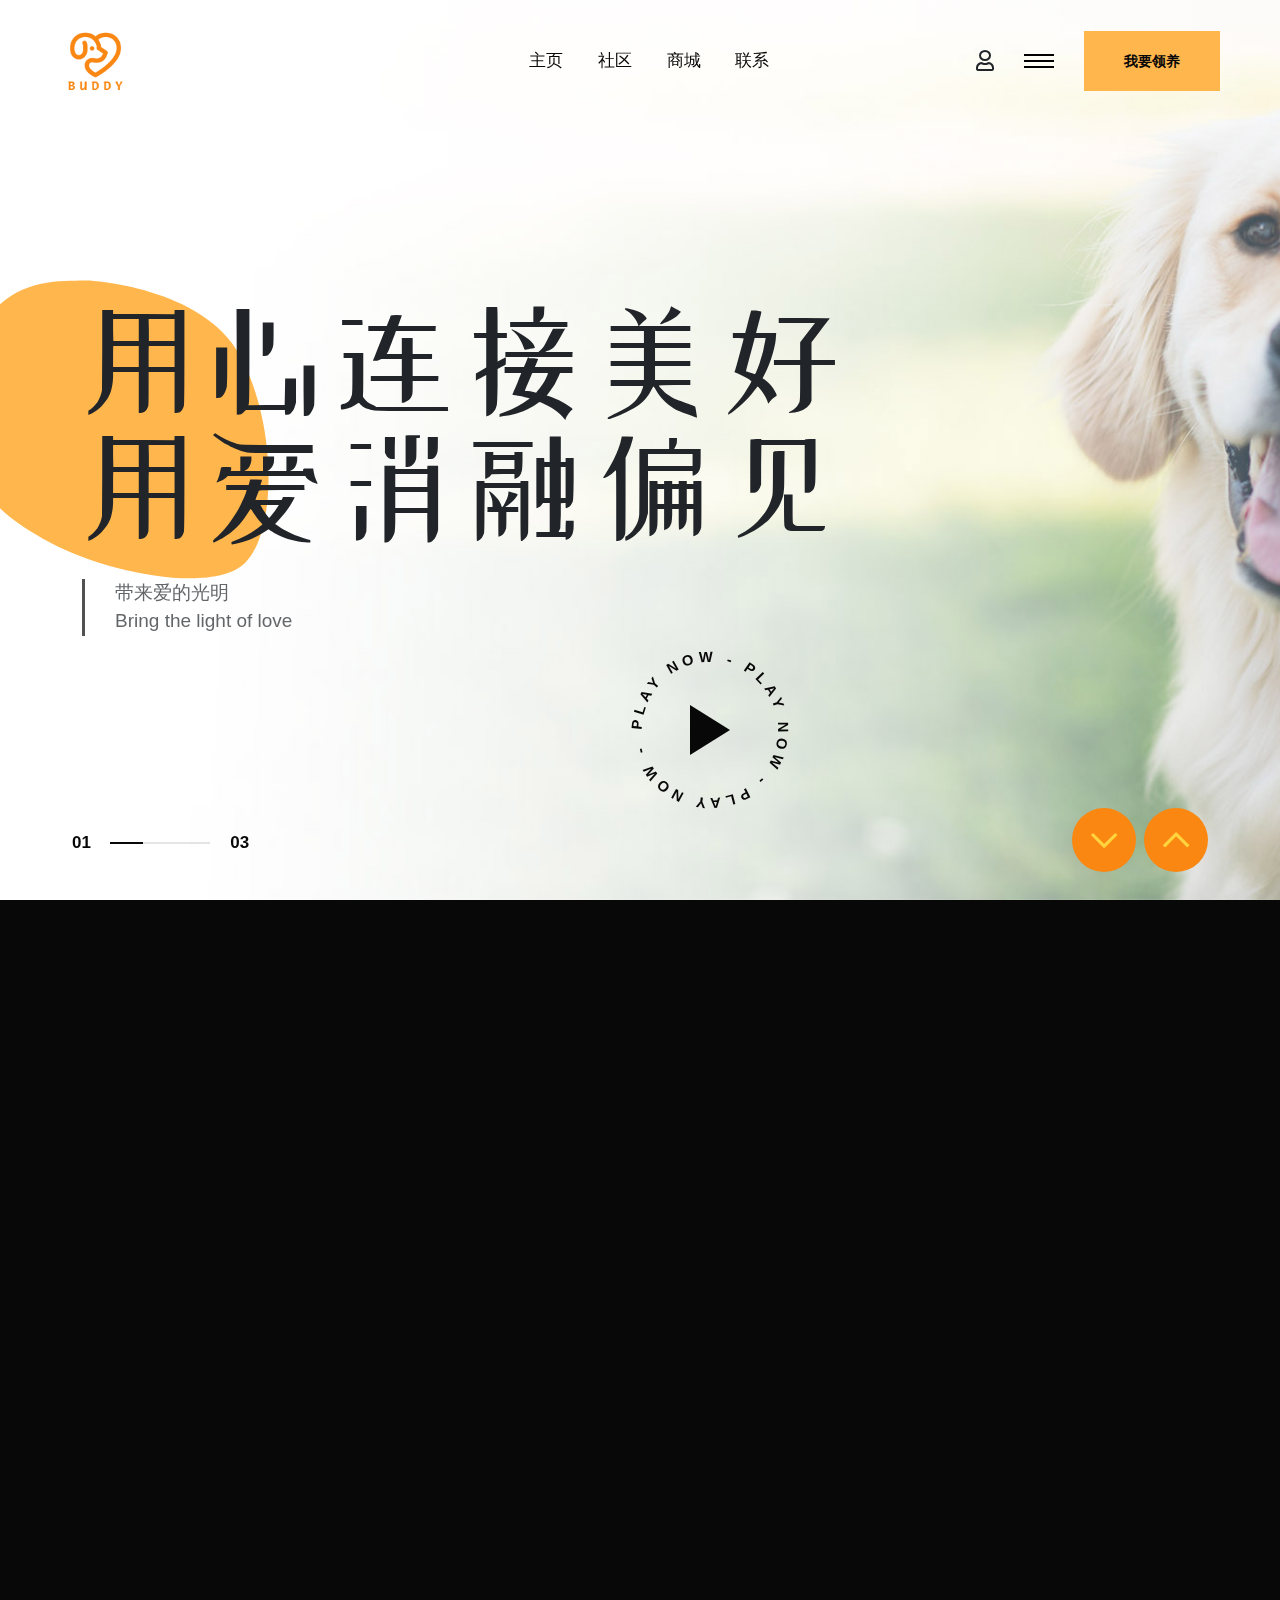
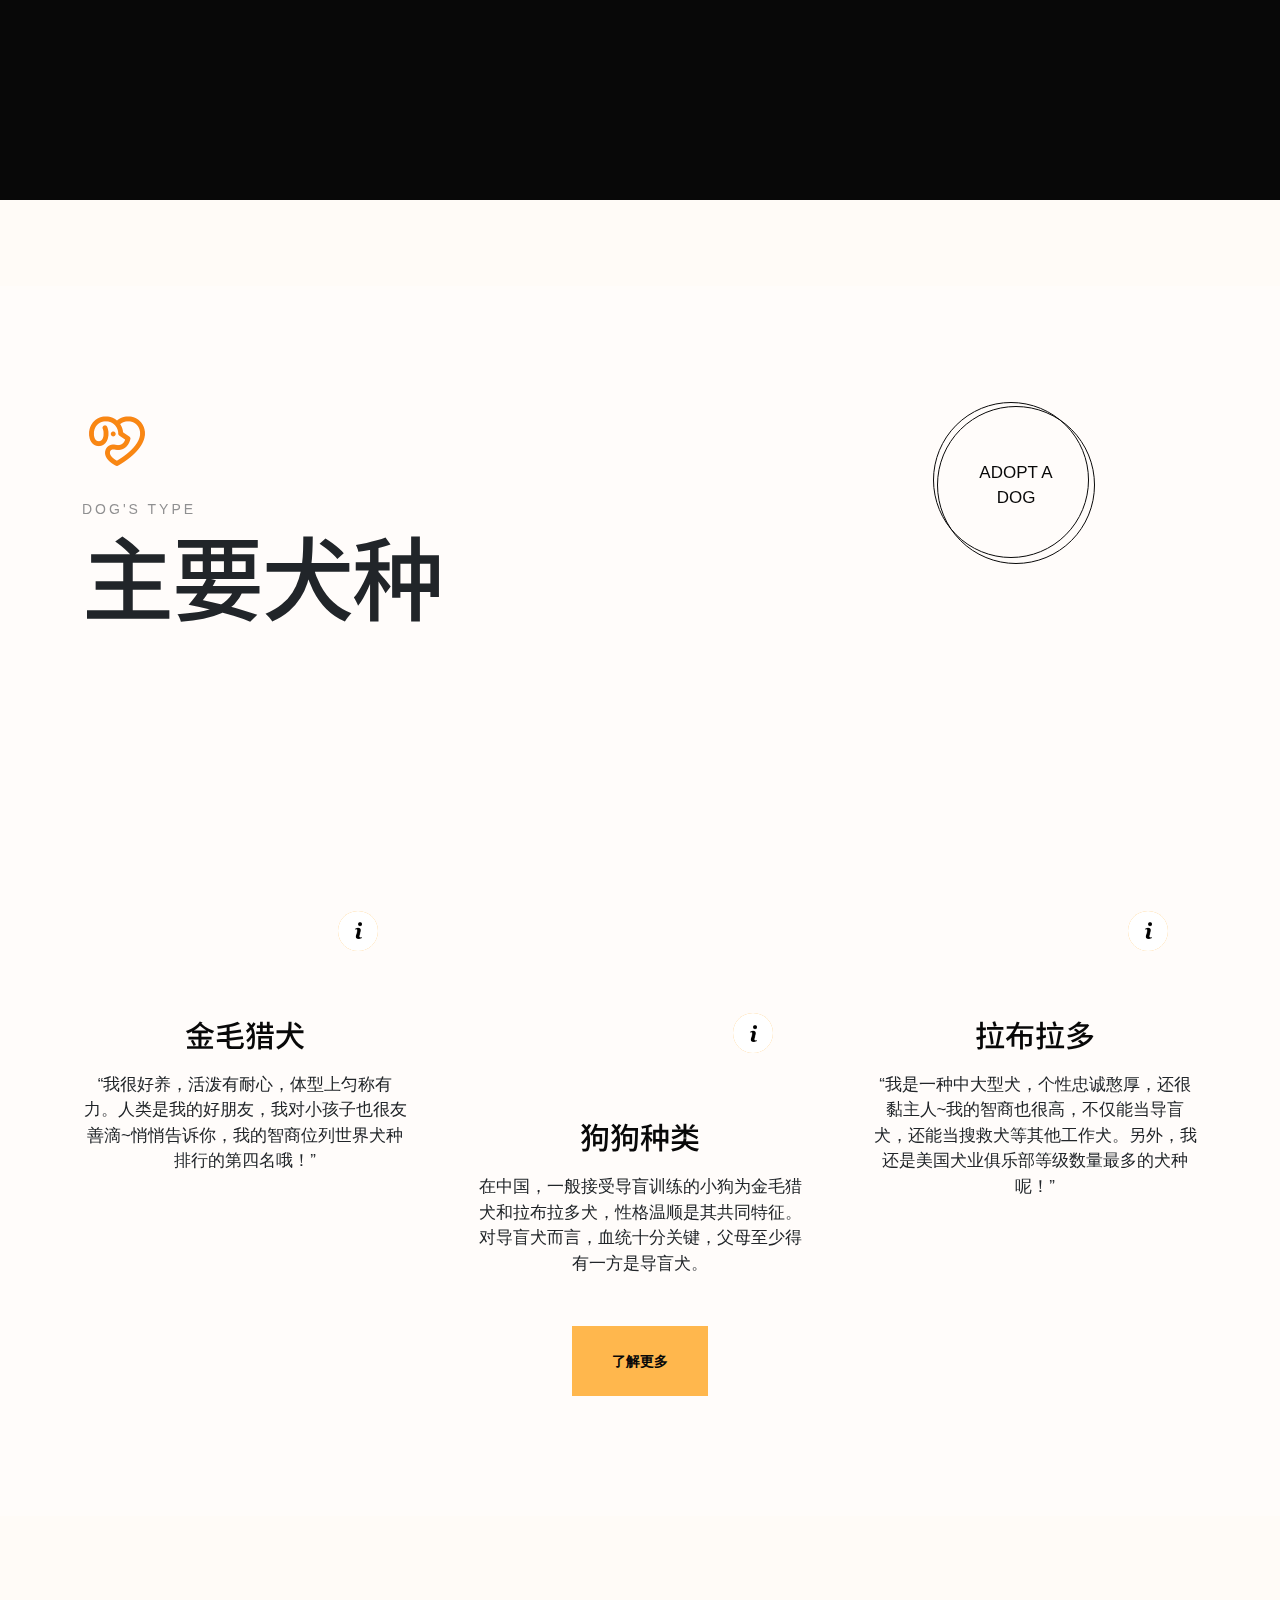
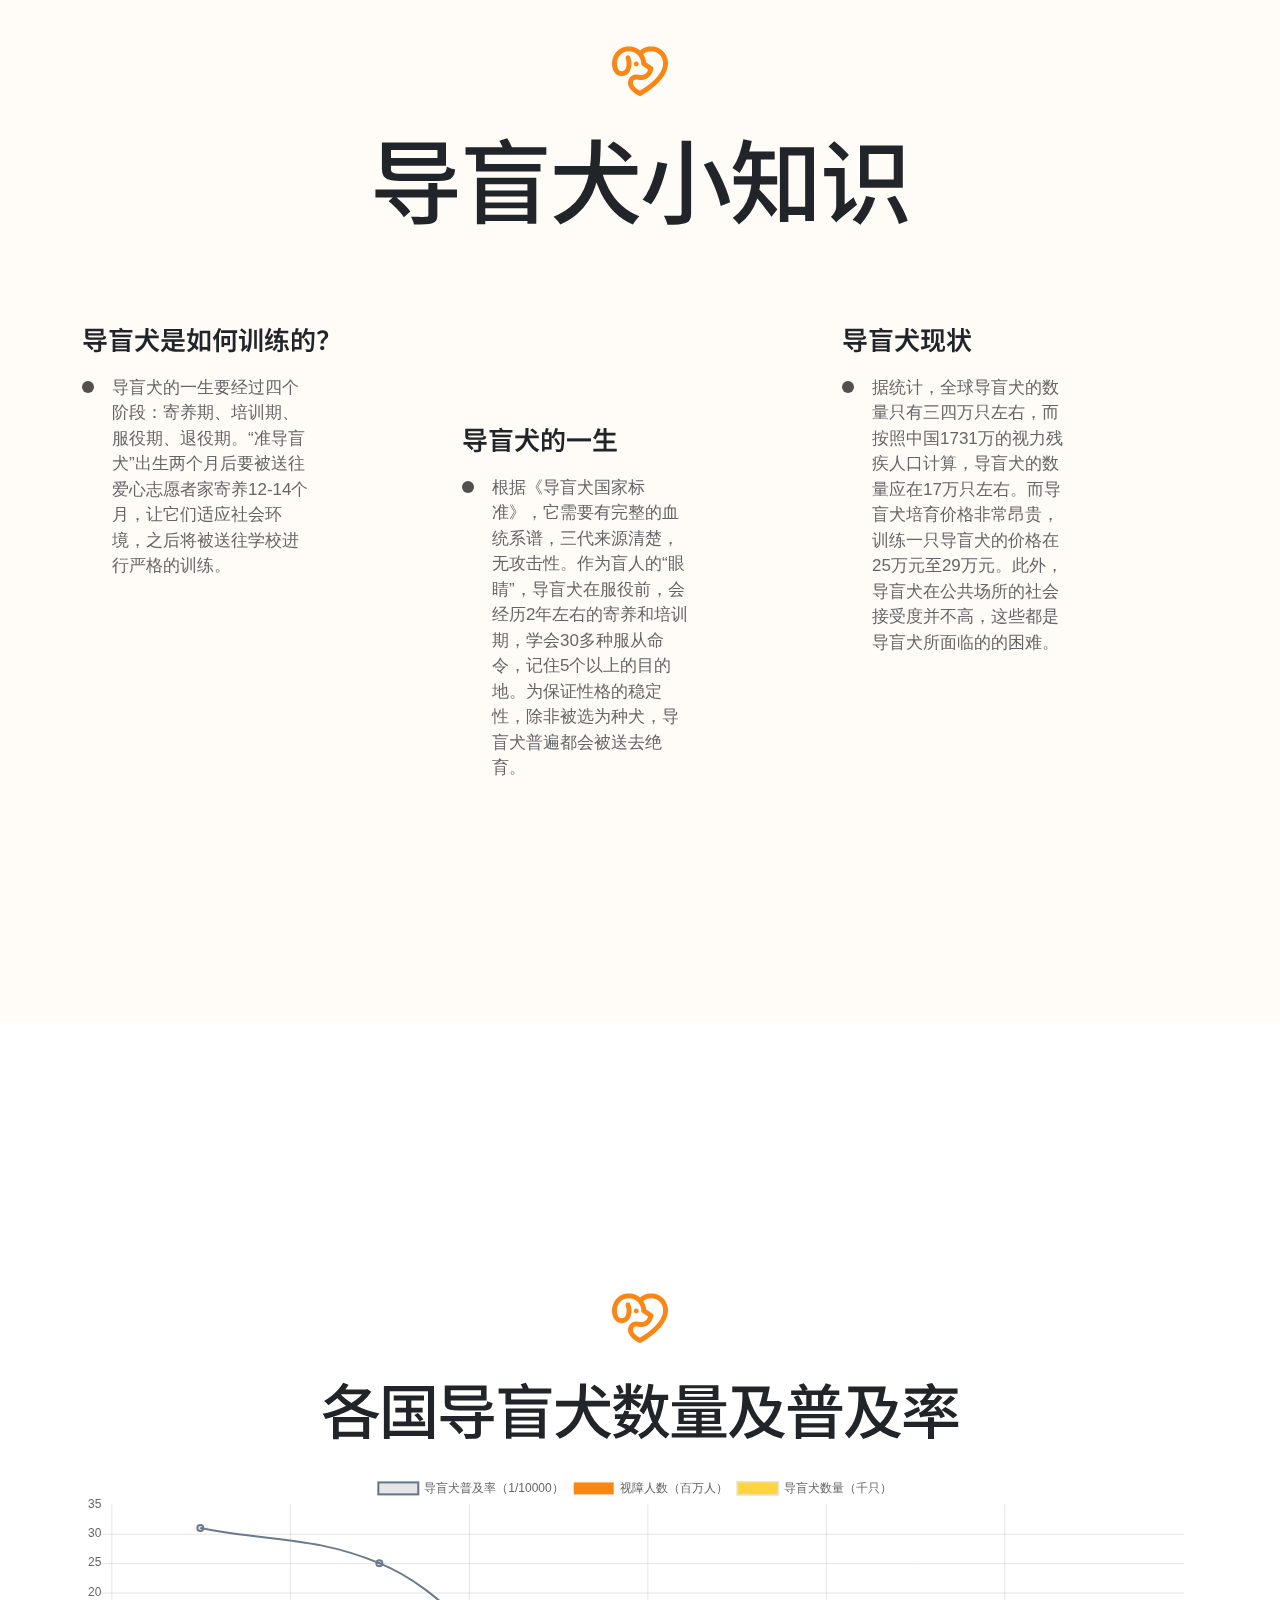
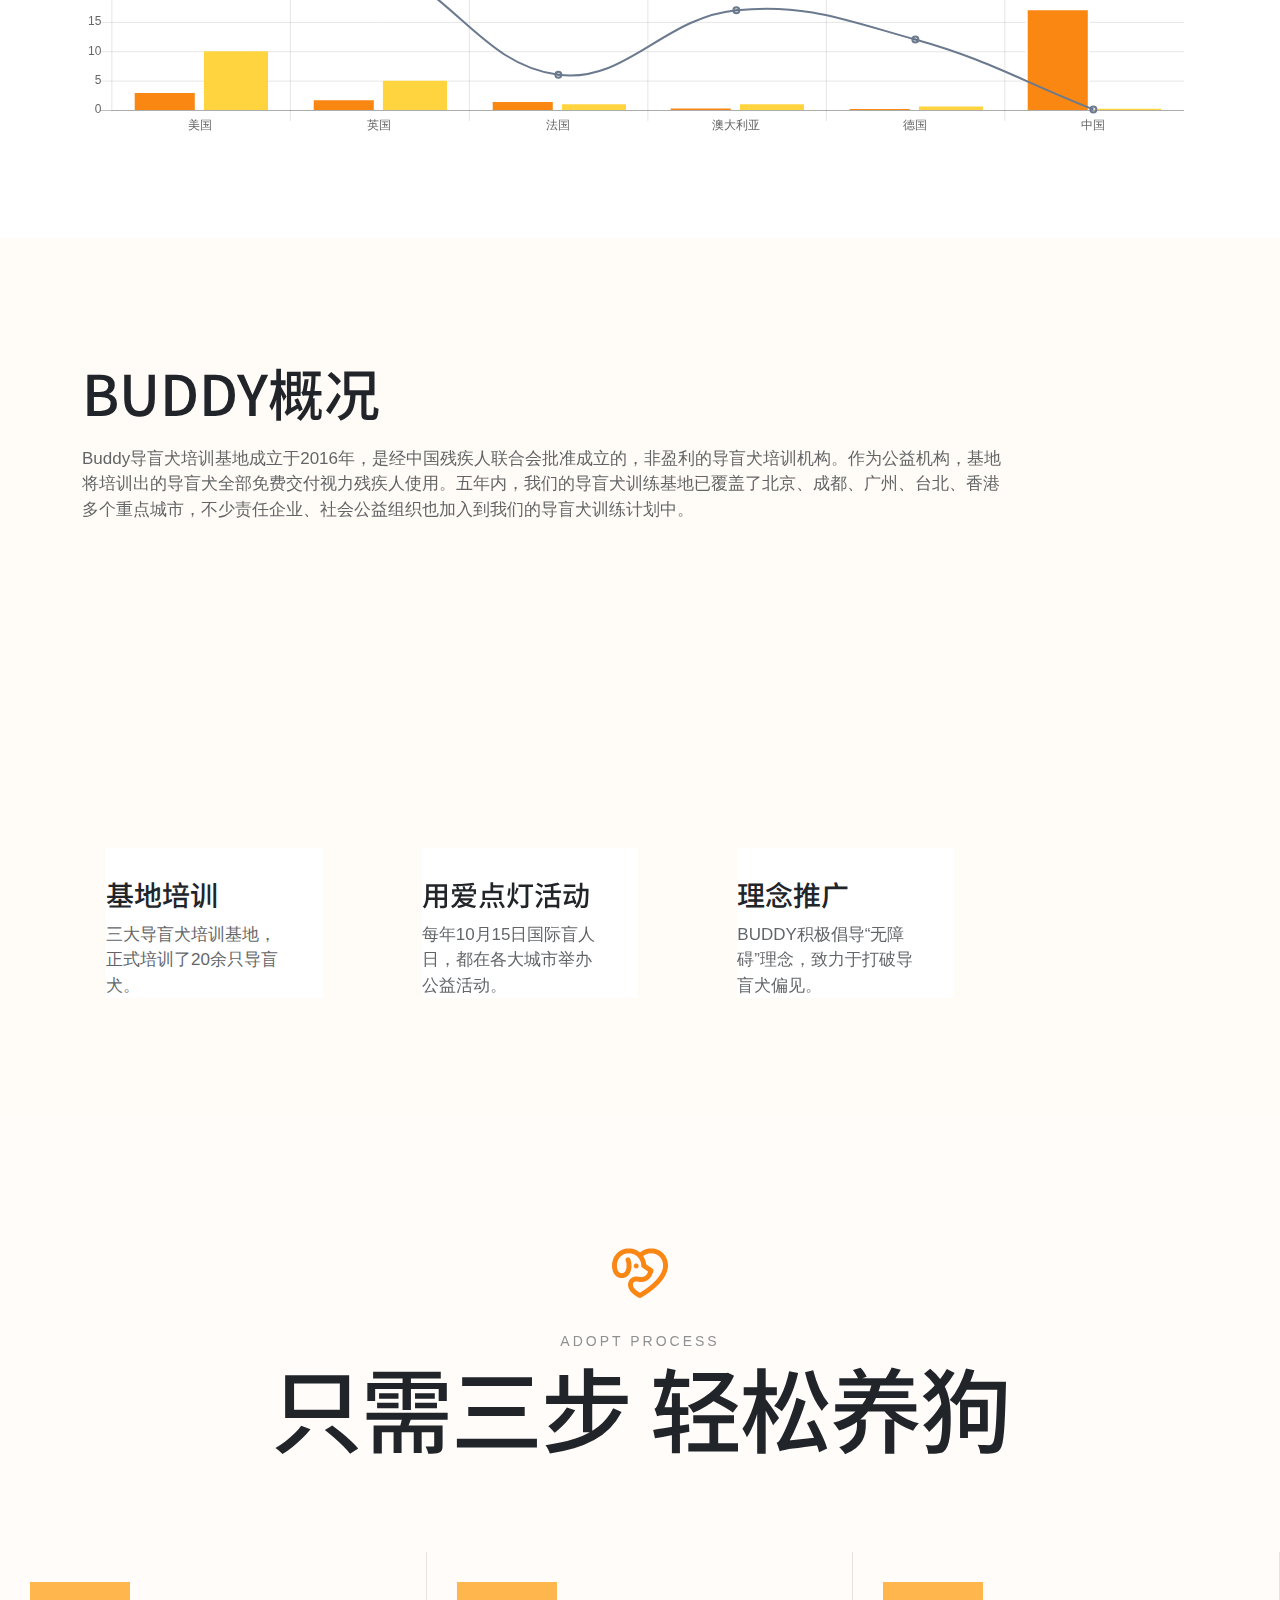
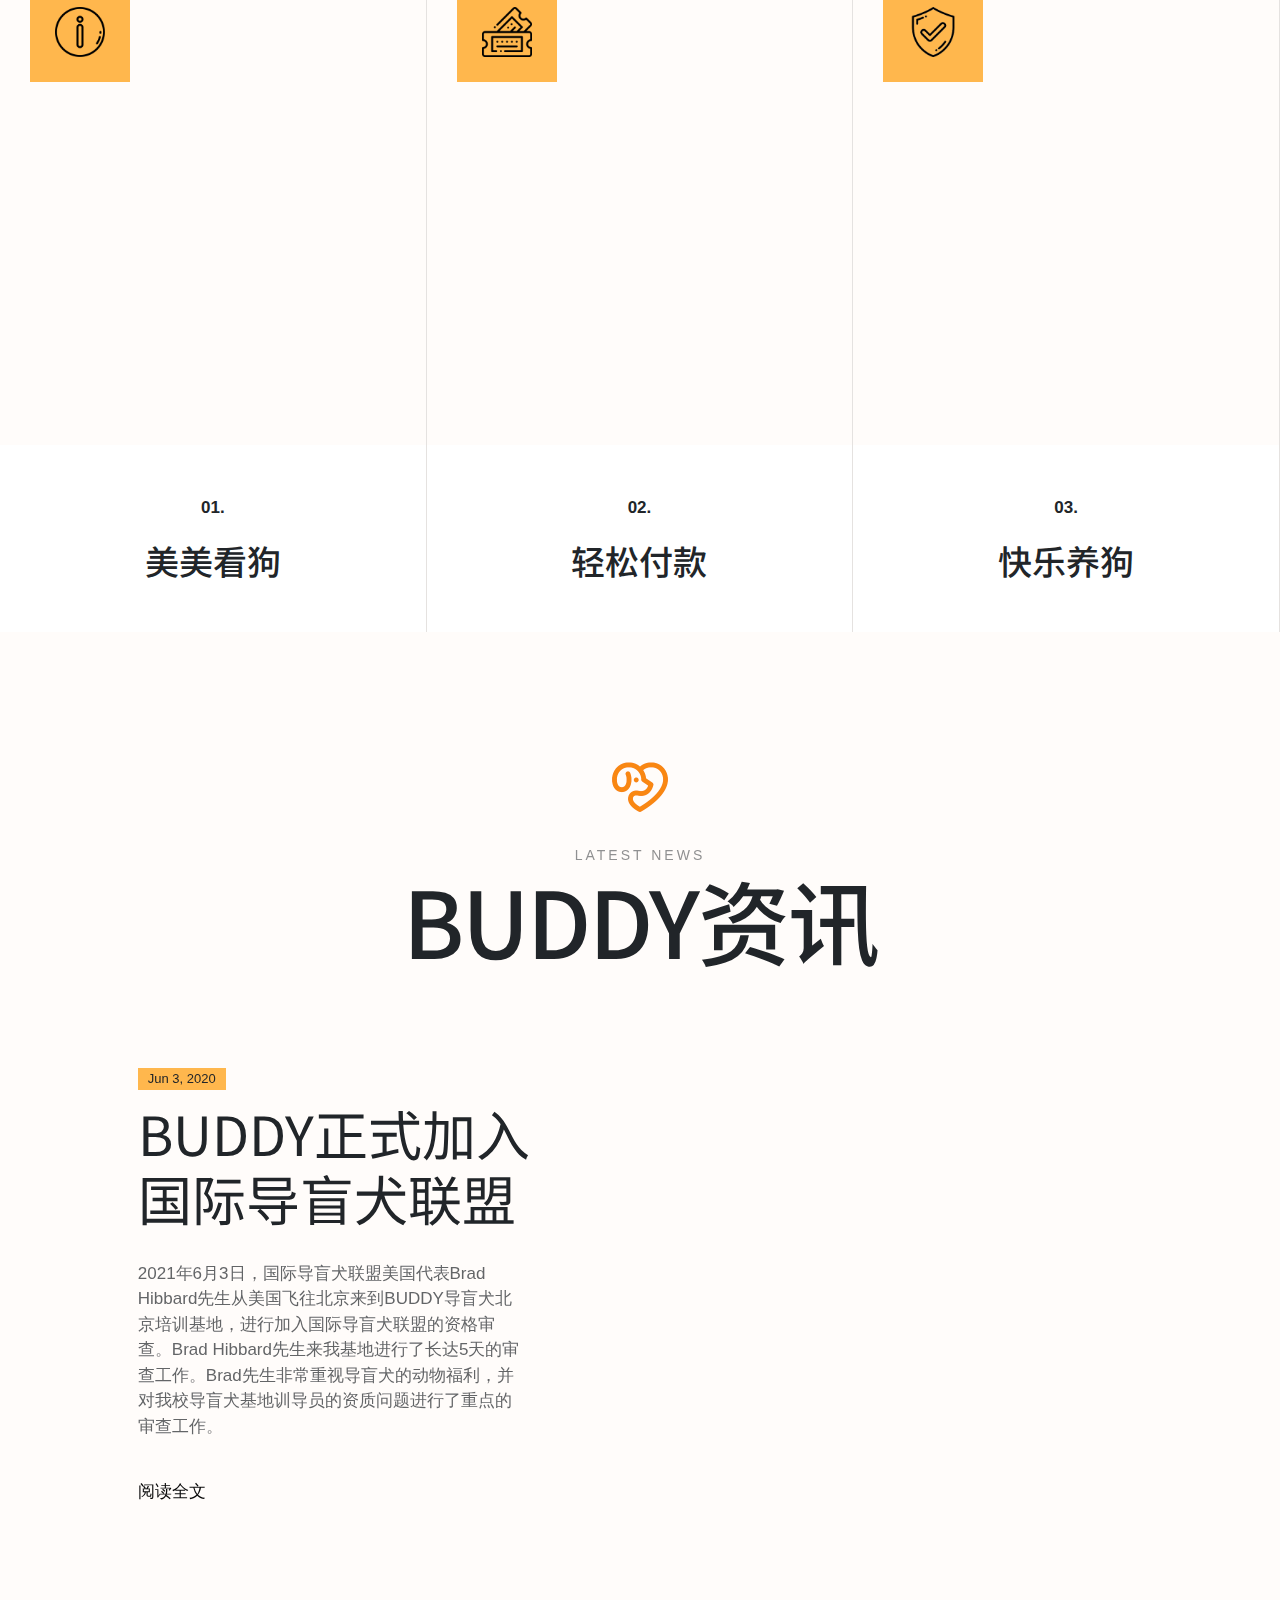
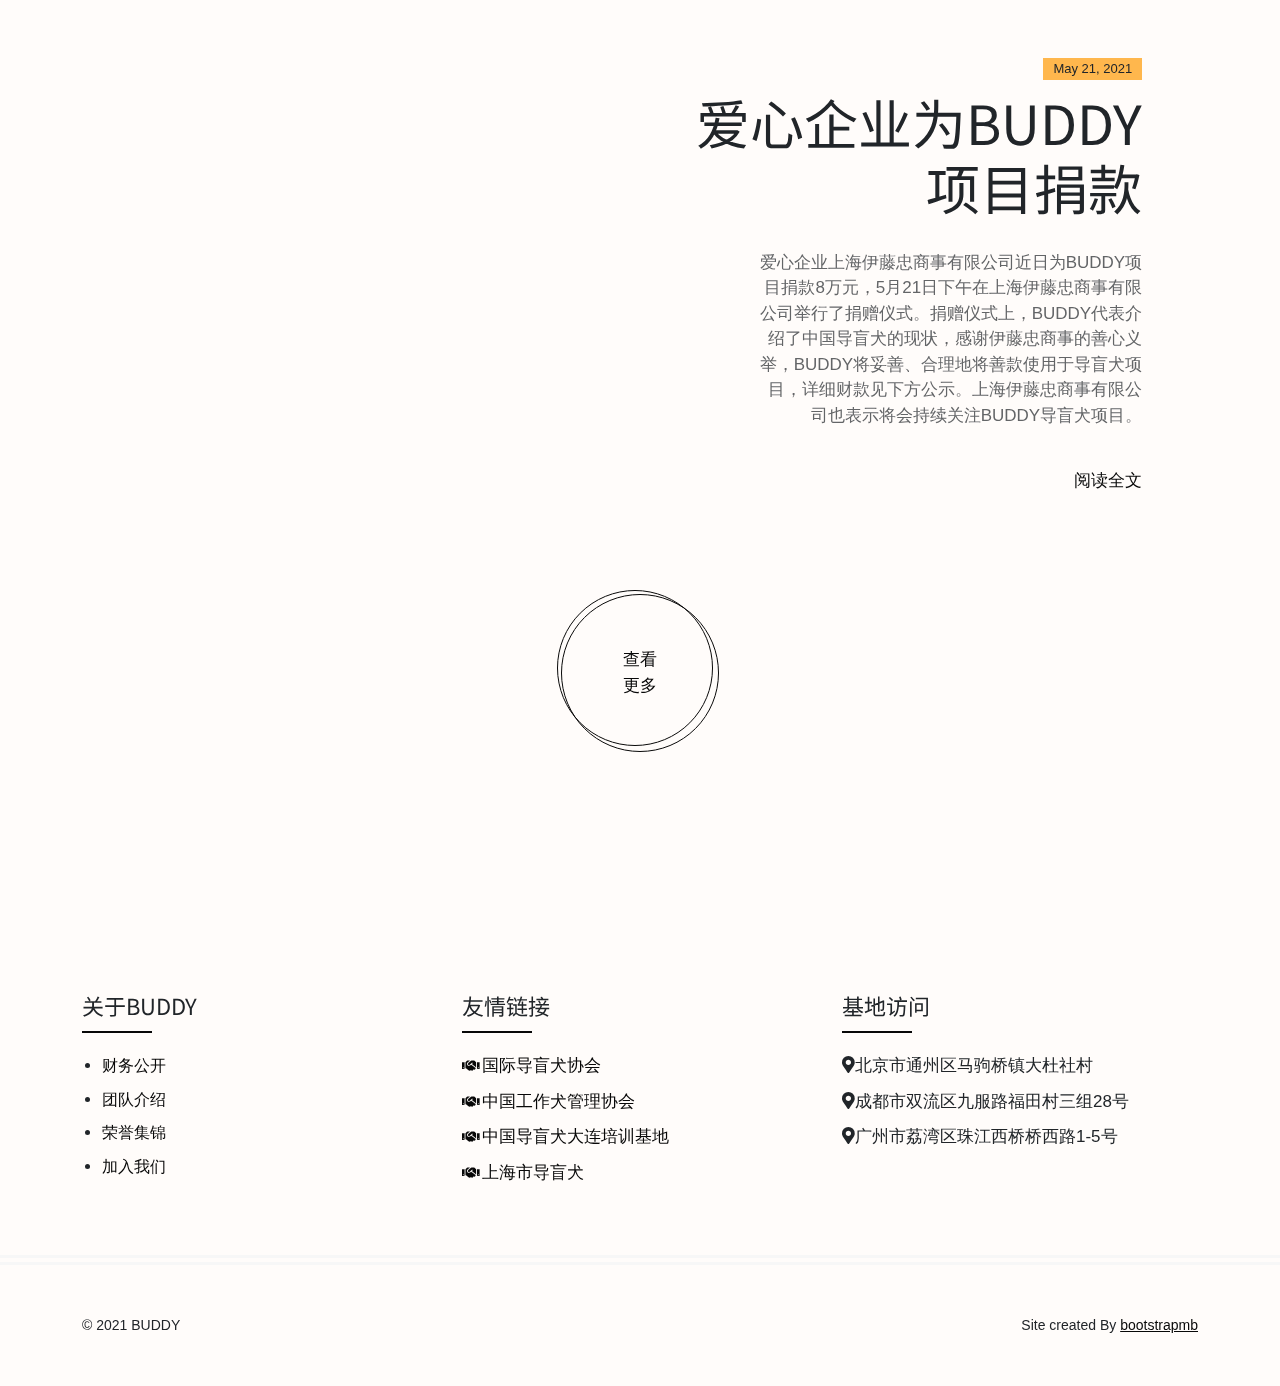
<file: FinalProject/index.html>
﻿<!doctype html>
<html lang="en">

<head>
  <!-- Global site tag (gtag.js) - Google Analytics -->
<script async src="https://www.googletagmanager.com/gtag/js?id=G-6H7EZJTKLZ"></script>
<script>
  window.dataLayer = window.dataLayer || [];
  function gtag(){dataLayer.push(arguments);}
  gtag('js', new Date());

  gtag('config', 'G-6H7EZJTKLZ');
</script>
  <meta charset="utf-8">
  <meta name="viewport" content="width=device-width, initial-scale=1, shrink-to-fit=no">
  <title>主页</title>
  <!-- FAVICON FILES -->
  <link href="ico/apple-touch-icon-144-precomposed.png" rel="apple-touch-icon" sizes="144x144">
  <link href="ico/apple-touch-icon-114-precomposed.png" rel="apple-touch-icon" sizes="114x114">
  <link href="ico/apple-touch-icon-72-precomposed.png" rel="apple-touch-icon" sizes="72x72">
  <link href="ico/apple-touch-icon-57-precomposed.png" rel="apple-touch-icon">
  <link href="ico/favicon.png" rel="shortcut icon">
  <!-- CSS FILES -->
  <link rel="stylesheet" href="css/fontawesome.min.css">
  <link rel="stylesheet" href="css/odometer.min.css">
  <link rel="stylesheet" href="css/fancybox.min.css">
  <link rel="stylesheet" href="css/swiper.min.css">
  <link rel="stylesheet" href="css/bootstrap.min.css">
  <link rel="stylesheet" href="css/style.css">
</head>

<body>
  <div class="preloader" id="preloader">
    <svg viewBox="0 0 1920 1080" preserveAspectRatio="none" version="1.1">
      <path
        d="M0,0 C305.333333,0 625.333333,0 960,0 C1294.66667,0 1614.66667,0 1920,0 L1920,1080 C1614.66667,1080 1294.66667,1080 960,1080 C625.333333,1080 305.333333,1080 0,1080 L0,0 Z">
      </path>
    </svg>
    <div class="inner">
      <canvas class="progress-bar" id="progress-bar" width="200" height="200"></canvas>
      <figure><img src="images/preloader.png" alt="Image"></figure>
      <small>Loading</small>
    </div>
    <!-- end inner -->
  </div>
  <!-- end preloder -->
  <div class="page-transition">
    <svg viewBox="0 0 1920 1080" preserveAspectRatio="none" version="1.1">
      <path
        d="M0,0 C305.333333,0 625.333333,0 960,0 C1294.66667,0 1614.66667,0 1920,0 L1920,1080 C1614.66667,980 1294.66667,930 960,930 C625.333333,930 305.333333,980 0,1080 L0,0 Z">
      </path>
    </svg>
  </div>
  <!-- end page-transition -->
  <div class="smooth-scroll">
    <div class="section-wrapper" data-scroll-section>
      <div class="search-box">
        <div class="container">
          <div class="form">
            <h3><img src="images/avatar.png"></h3>
            <h3>个人中心</h3>
            <input type="search" placeholder="请在此输入 ">
            <input type="submit" value="搜索">
          </div>
          <!-- end form -->
          <div class="search-events">
            <ul>
              <li>
                <h5><a href="#">新消息</a></h5>
              </li>
              <li>
                <h5><a href="#">粉丝</a></h5>
              </li>
              <li>
                <h5><a href="adopt-detail.html">我的领养</a></h5>
              </li>
              <li>
                <h5><a href="#">我的地址</a></h5>
              </li>
              <li>
                <h5><a href="#">申请历史</a></h5>
              </li>
            </ul>
          </div>
          <!-- end search-events -->
        </div>
      </div>
      <!-- end search-box -->
      <aside class="side-widget">
        <svg viewBox="0 0 600 1080" preserveAspectRatio="none" version="1.1">
          <path d="M540,1080H0V0h540c0,179.85,0,359.7,0,539.54C540,719.7,540,899.85,540,1080z"></path>
        </svg>
        <figure class="logo"> <img src="images/logo-light.png" alt="Image"> </figure>
        <!-- end logo -->
        <div class="inner">
          <div class="widget">
            <p>|
              团队介绍<br><br>导盲犬在中国是比国宝熊猫还稀少的存在，我国的导盲犬事业从2006年开始发展，但截止目前却不足200只，与此同时却有1700多万视障人士。我们常常看到导盲犬出行受阻的新闻，事实上人们的担忧并无必要。因为截止目前，世界上没有任何一例导盲犬伤人的案例。<br><br>因此，我们希望开发这个“云养导盲犬”的网站，一方面进行导盲犬的科普，另一方面为中国导盲犬公益事业的建设筹集资金，助力导盲犬的培养和残障人士的出行，与更多人共同打破残障人士在社会上“寸步难行”的局面。
            </p>
          </div>
          <!-- end widget -->
          <div class="widget">
            <h6 class="widget-title">Buddies</h6>
            <p>带来爱的光明</p>
          </div>
          <!-- end widget -->
        </div>
        <!-- end inner -->
        <div class="display-mobile">
          <!-- end custom-menu -->
          <div class="site-menu">
            <br>
            <ul>
              <li><a href="adopt.html">领养</a></li>
              <li><a href="community.html">社区</a></li>
              <li><a href="shopping.html">商城</a></li>
              <li><a href="contact.html">联系</a></li>
            </ul>
          </div>
          <!-- end site-menu -->
        </div>
        <!-- end display-mobile -->
      </aside>
      <nav class="navbar">
        <div class="logo"> <a href="index.html"> <img src="images/logo.png" alt="Image"> </a> </div>
        <!-- end logo -->
        <!-- end custom-menu -->
        <div class="custom-menu">
        </div>
        <div class="site-menu">
          <ul>
            <li><a href="index.html">主页</a></li>
            <li><a href="community.html">社区</a></li>
            <li><a href="shopping.html">商城</a></li>
            <li><a href="contact.html">联系</a></li>
          </ul>
        </div>
        <!-- end site-menu -->
        <div class="search-button"> <i class="far fa-user"></i> </div>
        <!-- end search-button -->
        <div class="hamburger-menu">
          <svg class="hamburger" width="30" height="30" viewBox="0 0 30 30">
            <path class="line line-top" d="M0,9h30" />
            <path class="line line-center" d="M0,15h30" />
            <path class="line line-bottom" d="M0,21h30" />
          </svg>
        </div>
        <!-- end hamburger-menu -->
        <div class="navbar-button"> <a href="adopt.html">我要领养</a> </div>
        <!-- end navbar-button -->
      </nav>
      <!-- end navbar -->
      <header class="slider">
        <div class="swiper-container slider-images">
          <div class="swiper-wrapper">
            <div class="swiper-slide" data-background="images/slide01.jpg">
              <div class="mobile-slide" data-background="images/slide-mobile01.jpg"></div>
            </div>
            <div class="swiper-slide" data-background="images/slide02.jpg">
              <div class="mobile-slide" data-background="images/slide-mobile02.jpg"></div>
            </div>
            <div class="swiper-slide" data-background="images/slide03.jpg">
              <div class="mobile-slide" data-background="images/slide-mobile03.jpg"></div>
            </div>
          </div>
          <!-- end swiper-wrapper -->
          <div class="container-fluid slider-nav">
            <div class="swiper-pagination"></div>
            <!-- end swiper-pagination -->
            <div class="swiper-fraction"></div>
            <!-- end swiper-fraction -->
            <div class="button-prev"><i class="far fa-chevron-down"></i></div>
            <!-- end swiper-button-prev -->
            <div class="button-next"><i class="far fa-chevron-up"></i></div>
            <!-- end swiper-button-next -->
          </div>
          <!-- end slider-nav -->
        </div>
        <!-- end slider-images -->
        <div class="swiper-container slider-texts">
          <svg width="580" height="400" class="svg-morph">
            <path id="svg_morph"
              d="m261,30.4375c0,0 114,6 151,75c37,69 37,174 6,206.5625c-31,32.5625 -138,11.4375 -196,-19.5625c-58,-31 -86,-62 -90,-134.4375c12,-136.5625 92,-126.5625 129,-127.5625z" />
          </svg>
          <div class="swiper-wrapper">
            <div class="swiper-slide">
              <div class="container-fluid">
                <h1>用心连接美好<br>用爱消融偏见</h1>
                <p>带来爱的光明 <br>
                  Bring the light of love</p>
              </div>
              <!-- end container -->
            </div>
            <!-- end swiper-slide -->
            <div class="swiper-slide">
              <div class="container-fluid">
                <h1>让阳光常驻<br>你我的眼中</h1>
                <p>带来爱的光明 <br>
                  Bring the light of love</p>
              </div>
              <!-- end container -->
            </div>
            <!-- end swiper-slide -->
            <div class="swiper-slide">
              <div class="container-fluid">
                <h1>与我一起<br>用爱点灯</h1>
                <p>带来爱的光明 <br>
                  Bring the light of love</p>
              </div>
              <!-- end container -->
            </div>
            <!-- end swiper-slide -->
          </div>
          <!-- end swiper-wrapper -->
        </div>
        <!-- end slider-texts -->
        <div class="play-now"> <a href="video/video.mp4" data-fancybox data-width="640" data-height="360"  class="play-btn"></a>
          <svg version="1.1" xmlns="http://www.w3.org/2000/svg" xmlns:xlink="http://www.w3.org/1999/xlink" x="0px" y="0px" width="300px" height="300px" viewBox="0 0 300 300" enable-background="new 0 0 300 300" xml:space="preserve">
            <defs>
              <path id="circlePath" d="M 150, 150 m -60, 0 a 60,60 0 0,1 120,0 a 60,60 0 0,1 -120,0 "/>
            </defs>
            <circle cx="150" cy="100" r="75" fill="none"/>
            <g>
              <use xlink:href="#circlePath" fill="none"/>
              <text>
                <textPath xlink:href="#circlePath">PLAY NOW  - PLAY NOW - PLAY NOW -</textPath>
              </text>
            </g>
          </svg>
        </div>
        <!-- 滚动的字 -->
      </header>
      <!-- 内容从这里开始 -->
      <section class="content-section" data-background="#fffbf7">
        <div class="container">
          <div class="row align-items-center">
            <div class="col-12">
              <div class="section-title text-center">
                <figure><img src="images/title-shape.png" alt="Image"></figure>
                <h2>BUDDY简介</h2>
              </div>
              <!-- end section-title --> 
            </div>
            <!-- end col-12 -->
            <div class="col-lg-7">
              <figure class="image-box" data-scroll data-scroll-speed="-1" > <img src="images/side-imag01.jpg" alt="Image"> </figure>
            </div>
            <!-- end col-7 -->
            <div class="col-lg-5">
              <div class="side-icon-list right-side">
                <ul>
                  <li>
                    <figure> <img src="images/icon01.png" alt="Image"> </figure>
                    <div class="content">
                      <h5>HISTORY</h5>
                      <p>“Buddy”是世界上第一只导盲犬的名字。一战期间，德国成立了第一所导盲犬训练学校，主要为了帮助在战争中失明的德国军人，随后很多国家也开始建立了自己的导盲犬基地。</p>
                    </div>
                    <!-- end content --> 
                  </li>
                  <li>
                    <figure> <img src="images/icon02.png" alt="Image"> </figure>
                    <div class="content">
                      <h5>PRESENT</h5>
                      <p>2016年，BUDDY正式成立。除了直接与盲人协会对接，为更多盲人培训专业的导盲犬外，我们还上线了“云领养”、“淘汰/退役犬领养”的通道，希望更多人可以关注到导盲犬领域。</p>
                    <!-- end content --> 
                  </li>
                </ul>
              </div>
              <!-- end side-icon-list --> 
            </div>
            <!-- end col-5 --> 
          </div>
          <!-- end row --> 
        </div>
        <!-- end container --> 
      </section>
      <section class="content-section">
        <div class="container">
          <div class="row justify-content-center">
            <div class="col-lg-9">
              <div class="section-title">
                <figure><img src="images/title-shape.png" alt="Image"></figure>
                <h6>DOG'S TYPE</h6>
                <h2>主要犬种</h2>
              </div>
              <!-- end section-title -->
            </div>
            <!-- end col-9 -->
            <div class="col-lg-3"> <a href="#" class="circle-button">ADOPT A <br>
                DOG</a> </div>
            <!-- end col-3 -->
          </div>
          <!-- end row -->
          <div class="row justify-content-center">
            <div class="col-lg-4 col-md-6">
              <div class="exhibition-box" data-scroll data-scroll-speed="-1">
                <figure> <a href="#"><img src="images/event01.jpg" alt="Image" class="img"></a>
                  <div class="info">
                    <figure class="i"><img src="images/icon-info.png" alt="Image"></figure>
                    <span>BUDDY</span>
                  </div>
                  <!-- end info -->
                </figure>
                <div class="content-box">
                  <h4><a href="#">金毛猎犬</a></h4>
                  <p>“我很好养，活泼有耐心，体型上匀称有力。人类是我的好朋友，我对小孩子也很友善滴~悄悄告诉你，我的智商位列世界犬种排行的第四名哦！”</p>
                </div>
                <!-- end content-box -->
              </div>
              <!-- end exhibition-box -->
            </div>
            <!-- end col-4 -->
            <div class="col-lg-4 col-md-6">
              <div class="exhibition-box" data-scroll data-scroll-speed="1">
                <figure> <a href="#"><img src="images/event02.jpg" alt="Image" class="img"></a>
                  <div class="info">
                    <figure class="i"><img src="images/icon-info.png" alt="Image"></figure>
                    <span>BUDDY</span>
                  </div>
                  <!-- end info -->
                </figure>
                <div class="content-box">
                  <h4><a href="#">狗狗种类</a></h4>
                  <p>在中国，一般接受导盲训练的小狗为金毛猎犬和拉布拉多犬，性格温顺是其共同特征。对导盲犬而言，血统十分关键，父母至少得有一方是导盲犬。</p>
                </div>
                <!-- end content-box -->
              </div>
              <!-- end exhibition-box -->
            </div>
            <!-- end col-4 -->
            <div class="col-lg-4 col-md-6">
              <div class="exhibition-box" data-scroll data-scroll-speed="-0.5">
                <figure> <a href="#"><img src="images/event03.jpg" alt="Image" class="img"></a>
                  <div class="info">
                    <figure class="i"><img src="images/icon-info.png" alt="Image"></figure>
                    <span>BUDDY</span>
                  </div>
                  <!-- end info -->
                </figure>
                <div class="content-box">
                  <h4><a href="#">拉布拉多</a></h4>
                  <p>“我是一种中大型犬，个性忠诚憨厚，还很黏主人~我的智商也很高，不仅能当导盲犬，还能当搜救犬等其他工作犬。另外，我还是美国犬业俱乐部等级数量最多的犬种呢！”</p>
                </div>
                <!-- end content-box -->
              </div>
              <!-- end exhibition-box -->
            </div>
            <!-- end col-4 -->
            <div class="col-12 text-center"> <a href="#" class="custom-button">了解更多</a> </div>
            <!-- end col-12 -->
          </div>
          <!-- end row -->
        </div>
        <!-- end container -->
      </section>
      <!-- end content-section -->
      <section class="content-section no-bottom-spacing bottom-white" data-background="#fffbf7">
        <div class="container">
          <div class="row justify-content-center">
            <div class="col-12">
              <div class="section-title text-center">
                <figure><img src="images/title-shape.png" alt="Image"></figure>
                <h2>导盲犬小知识</h2>
              </div>
              <!-- end section-title -->
            </div>
            <!-- end col-12 -->
            <div class="col-lg-4 col-md-6">
              <div class="text-content" data-scroll data-scroll-speed="-1">
                <h6>导盲犬是如何训练的？</h6>
                <p>导盲犬的一生要经过四个阶段：寄养期、培训期、服役期、退役期。“准导盲犬”出生两个月后要被送往爱心志愿者家寄养12-14个月，让它们适应社会环境，之后将被送往学校进行严格的训练。</p>
              </div>
              <!-- end text-content -->
            </div>
            <!-- end col-4 -->
            <div class="col-lg-4 col-md-6">
              <div class="text-content" data-scroll data-scroll-speed="0.5">
                <h6>导盲犬的一生</h6>
                <p>根据《导盲犬国家标准》，它需要有完整的血统系谱，三代来源清楚，无攻击性。作为盲人的“眼睛”，导盲犬在服役前，会经历2年左右的寄养和培训期，学会30多种服从命令，记住5个以上的目的地。为保证性格的稳定性，除非被选为种犬，导盲犬普遍都会被送去绝育。</p>
              </div>
              <!-- end text-content -->
            </div>
            <!-- end col-4 -->
            <div class="col-lg-4 col-md-6">
              <div class="text-content" data-scroll data-scroll-speed="1">
                <h6>导盲犬现状</h6>
                <p>据统计，全球导盲犬的数量只有三四万只左右，而按照中国1731万的视力残疾人口计算，导盲犬的数量应在17万只左右。而导盲犬培育价格非常昂贵，训练一只导盲犬的价格在25万元至29万元。此外，导盲犬在公共场所的社会接受度并不高，这些都是导盲犬所面临的的困难。</p>
              </div>
              <!-- end text-content -->
            </div>
            <!-- end col-4 -->
          </div>
          <!-- end row -->
        </div>
        <!-- end container -->
        <div class="clearfix spacing-100"></div>
        <div class="horizontal-scroll">
          <div class="scroll-inner" data-scroll data-scroll-direction="horizontal" data-scroll-speed="5">
            <div class="scroll-wrapper">
              <div class="container-fluid">
                <div class="row">
                  <div class="col-md-3">
                    <figure class="image-box" data-scroll data-scroll-speed="0"> <img src="images/image01.jpg"
                        alt="Image"> </figure>
                  </div>
                  <!-- end col-3 -->
                  <div class="col-md-4 offset-md-1">
                    <figure class="image-box" data-scroll data-scroll-speed="0"> <img src="images/image02.jpg"
                        alt="Image"> </figure>
                  </div>
                  <!-- end col-3 -->
                  <div class="col-md-2 offset-md-1">
                    <figure class="image-box" data-scroll data-scroll-speed="0"> <img src="images/image03.jpg"
                        alt="Image"> </figure>
                  </div>
                  <!-- end col-3 -->
                </div>
                <!-- end row -->
              </div>
              <!-- end container-fluid -->
            </div>
            <!-- end scroll-wrapper -->
            <div class="scroll-wrapper">
              <div class="container-fluid">
                <div class="row">
                  <div class="col-md-3">
                    <figure class="image-box" data-scroll data-scroll-speed="0"> <img src="images/image01.jpg"
                        alt="Image"> </figure>
                  </div>
                  <!-- end col-3 -->
                  <div class="col-md-4 offset-md-1">
                    <figure class="image-box" data-scroll data-scroll-speed="0"> <img src="images/image02.jpg"
                        alt="Image"> </figure>
                  </div>
                  <!-- end col-3 -->
                  <div class="col-md-2 offset-md-1">
                    <figure class="image-box" data-scroll data-scroll-speed="0"> <img src="images/image03.jpg"
                        alt="Image"> </figure>
                  </div>
                  <!-- end col-3 -->
                </div>
                <!-- end row -->
              </div>
              <!-- container-fluid -->
            </div>
            <!-- end scroll-wrapper -->
          </div>
          <!-- end scroll-inner -->
        </div>
        <!-- end horizontal-scroll -->
      </section>
      <!-- end content-section -->
      <section class="content-section no-bottom-spacing bottom-white" data-background="#fff">
        <div class="container">
          <div class="row justify-content-center">
            <div class="col-12">
              <div class="section-title text-center">
                <figure><img src="images/title-shape.png" alt="Image"></figure>
                <h2 style="font-size: 60px;">各国导盲犬数量及普及率</h2>
                <div style="height:300px;width:100%;">
                  <canvas id="chartjs-combo-chart"></canvas>
                </div>
                <script src="Chart.min.js"></script>
                <script>
                  window.chartColors = {
                    red: 'rgb(249, 135, 18)',
                    orange: 'rgb(255, 159, 64)',
                    yellow: 'rgb(255, 205, 86)',
                    green: 'rgb(255, 212, 63)',
                    blue: 'rgb(107, 122, 143)',
                    purple: 'rgb(153, 102, 255)',
                    grey: 'rgb(201, 203, 207)'
                  };
                  window.randomScalingFactor = function () {
                    return (Math.random() > 0.5 ? 1.0 : -1.0) * Math.round(Math.random() * 100);
                  };
                  var comboConfig = {
                    type: 'bar',
                    data: {
                      labels: ["美国", "英国", "法国", "澳大利亚", "德国", "中国"],
                      datasets: [{
                        type: 'line',
                        label: '导盲犬普及率（1/10000）',
                        borderColor: window.chartColors.blue,
                        borderWidth: 2,
                        fill: false,
                        data: [
                          31,
                          25,
                          6,
                          17,
                          12,
                          0.1,
                        ]
                      }, {
                        type: 'bar',
                        label: '视障人数（百万人）',
                        backgroundColor: window.chartColors.red,
                        data: [
                          3.22,
                          2,
                          1.7,
                          0.575,
                          0.5,
                          17.31,
                        ],
                        borderColor: 'white',
                        borderWidth: 2
                      }, {
                        type: 'bar',
                        label: '导盲犬数量（千只）',
                        backgroundColor: window.chartColors.green,
                        data: [
                          10,
                          5,
                          1,
                          1,
                          0.6,
                          0.2,
                        ]
                      }]
                    },
                    options: {
                      responsive: true,
                      maintainAspectRatio: false,
                      title: {
                        display: true,
                      },
                      tooltips: {
                        mode: 'index',
                        intersect: true
                      }
                    }
                  };

                  var comboCtx = document.getElementById("chartjs-combo-chart").getContext("2d");
                  window.myCombo = new Chart(comboCtx, comboConfig);

                </script>
              </div>
            </div>
            <!-- end col-4 -->
          </div>
          <!-- end row -->
        </div>
        <!-- end container -->
      </section>
      <!-- end content-section -->

      <section class="content-section" data-background="#fffbf7">
        <div class="container">
          <div class="row align-items-center">
            <div class="col-lg-10">
              <div class="text-box">
                <h2>BUDDY概况</h2>
                <p>Buddy导盲犬培训基地成立于2016年，是经中国残疾人联合会批准成立的，非盈利的导盲犬培训机构。作为公益机构，基地将培训出的导盲犬全部免费交付视力残疾人使用。五年内，我们的导盲犬训练基地已覆盖了北京、成都、广州、台北、香港多个重点城市，不少责任企业、社会公益组织也加入到我们的导盲犬训练计划中。</p>
              </div>
              <br>
              <br>
              <div class="container">
                <div class="row justify-content-center">
                  <div class="col-lg-4 col-md-6">
                    <div class="image-content-box" data-scroll data-scroll-speed="-1">
                      <figure>
                        <img src="images/image-content-box01.jpg" alt="Image">
                      </figure>
                      <div class="content-box">
                        <h3>基地培训</h3>
                        <p>三大导盲犬培训基地，正式培训了20余只导盲犬。</p>
                      </div>
                      <!-- end content-box -->
                    </div>
                    <!-- end image-content-box -->
                  </div>
                  <!-- end col-4 -->
                  <div class="col-lg-4 col-md-6">
                    <div class="image-content-box" data-scroll data-scroll-speed="1">
                      <figure>
                        <img src="images/image-content-box02.jpg" alt="Image">
                      </figure>
                      <div class="content-box">
                        <h3>用爱点灯活动</h3>
                        <p>每年10月15日国际盲人日，都在各大城市举办公益活动。</p>
                      </div>
                      <!-- end content-box -->
                    </div>
                    <!-- end image-content-box -->
                  </div>
                  <!-- end col-4 -->
                  <div class="col-lg-4 col-md-6">
                    <div class="image-content-box" data-scroll data-scroll-speed="-0.5">
                      <figure>
                        <img src="images/image-content-box03.jpg" alt="Image">
                      </figure>
                      <div class="content-box">
                        <h3>理念推广</h3>
                        <p>BUDDY积极倡导“无障碍”理念，致力于打破导盲犬偏见。</p>
                      </div>
                      <!-- end content-box -->
                    </div>
                    <!-- end image-content-box -->
                  </div>
                  <!-- end col-4 -->
                </div>
                <!-- end row -->
              </div>
            </div>
            <!-- end col-10 -->
          </div>
          <!-- end row -->
        </div>
        <!-- end container -->
      </section>
      <!-- end content-section -->

      <section class="content-section no-bottom-spacing">
        <div class="container">
          <div class="row justify-content-center">
            <div class="col-12">
              <div class="section-title text-center">
                <figure><img src="images/title-shape.png" alt="Image"></figure>
                <h6>ADOPT PROCESS</h6>
                <h2>只需三步 轻松养狗</h2>
              </div>
              <!-- end section-title -->
            </div>
            <!-- end col-12 -->
          </div>
          <!-- end row -->
        </div>
        <!-- end container -->
        <div class="container-fluid px-0">
          <div class="row g-0">
            <div class="col-lg-4">
              <div class="image-icon-box" data-scroll data-scroll-speed="-1">
                <figure class="icon"> <img src="images/icon04.png" alt="Image"> </figure>
                <figure class="content-image"> <img src="images/image04.jpg" alt="Image"> </figure>
                <div class="content-box"> <b>01.</b>
                  <h4>美美看狗</h4>
                  <div class="expand">
                    <p>茫茫狗海中总有一只在这等你</p>
                    <a href="#" class="custom-link">查看更多</a>
                  </div>
                  <!-- end expand -->
                </div>
                <!-- end content-box -->
              </div>
              <!-- end image-icon-box -->
            </div>
            <!-- end col-4 -->
            <div class="col-lg-4">
              <div class="image-icon-box" data-scroll data-scroll-speed="0.5">
                <figure class="icon"> <img src="images/icon05.png" alt="Image"> </figure>
                <figure class="content-image"> <img src="images/image05.jpg" alt="Image"> </figure>
                <div class="content-box"> <b>02.</b>
                  <h4>轻松付款</h4>
                  <div class="expand">
                    <p>简洁步骤帮助你快速完成交易 </p>
                    <a href="#" class="custom-link">查看更多</a>
                  </div>
                  <!-- end expand -->
                </div>
                <!-- end content-box -->
              </div>
              <!-- end image-icon-box -->
            </div>
            <!-- end col-4 -->
            <div class="col-lg-4">
              <div class="image-icon-box" data-scroll data-scroll-speed="1">
                <figure class="icon"> <img src="images/icon06.png" alt="Image"> </figure>
                <figure class="content-image"> <img src="images/image06.jpg" alt="Image"> </figure>
                <div class="content-box"> <b>03.</b>
                  <h4>快乐养狗</h4>
                  <div class="expand">
                    <p>实时分享专属于你的养狗日常</p>
                    <a href="#" class="custom-link">查看更多</a>
                  </div>
                  <!-- end expand -->
                </div>
                <!-- end content-box -->
              </div>
              <!-- end image-icon-box -->
            </div>
            <!-- end col-4 -->
          </div>
          <!-- end row -->
        </div>
        <!-- end container -->
      </section>
      <!-- end content-section -->
      <section class="content-section">
        <div class="container">
          <div class="row justify-content-center">
            <div class="col-12">
              <div class="section-title text-center">
                <figure><img src="images/title-shape.png" alt="Image"></figure>
                <h6>LATEST NEWS</h6>
                <h2>BUDDY资讯</h2>
              </div>
              <!-- end section-title -->
            </div>
            <!-- end col-12 -->
          </div>
          <!-- end row -->
        </div>
        <!-- end container -->
        <div class="container">
          <div class="row">
            <div class="col-12">
              <div class="recent-news">
                <div class="content-box"> <small>Jun 3, 2020</small>
                  <h3>BUDDY正式加入<br>国际导盲犬联盟</h3>
                  <p>2021年6月3日，国际导盲犬联盟美国代表Brad Hibbard先生从美国飞往北京来到BUDDY导盲犬北京培训基地，进行加入国际导盲犬联盟的资格审查。Brad Hibbard先生来我基地进行了长达5天的审查工作。Brad先生非常重视导盲犬的动物福利，并对我校导盲犬基地训导员的资质问题进行了重点的审查工作。</p>
                  <a href="#" class="custom-link">阅读全文</a>
                </div>
                <!-- end content-box -->
                <figure data-scroll data-scroll-speed="-1"><img src="images/recent-news01.jpg" alt="Image"></figure>
              </div>
              <!-- end recent-news -->
            </div>
            <!-- end col-8 -->
            <div class="col-12">
              <div class="recent-news">
                <div class="content-box"><small>May 21, 2021</small>
                  <h3>爱心企业为BUDDY<br>项目捐款</h3>
                  <p>爱心企业上海伊藤忠商事有限公司近日为BUDDY项目捐款8万元，5月21日下午在上海伊藤忠商事有限公司举行了捐赠仪式。捐赠仪式上，BUDDY代表介绍了中国导盲犬的现状，感谢伊藤忠商事的善心义举，BUDDY将妥善、合理地将善款使用于导盲犬项目，详细财款见下方公示。上海伊藤忠商事有限公司也表示将会持续关注BUDDY导盲犬项目。</p>
                  <a href="#" class="custom-link">阅读全文</a>
                </div>
                <!-- end content-box -->
                <figure data-scroll data-scroll-speed="1"><img src="images/recent-news02.jpg" alt="Image"></figure>
              </div>
              <!-- end recent-news -->
            </div>
            <!-- end col-9 -->
            <div class="col-12 text-center"> <a href="#" class="circle-button">查看<br>
                更多</a> </div>
            <!-- end col-12 -->
          </div>
          <!-- end row -->
        </div>
        <!-- end container -->
      </section>
      <!-- end content-section -->
      <footer class="footer">
        <div class="container">
          <div class="row">
            <div class="col-lg-4 col-md-6">
              <h6 class="widget-title">关于BUDDY</h6>
              <ul class="footer-menu">
                <li><a href="#">财务公开</a></li>
                <li><a href="#">团队介绍</a></li>
                <li><a href="#">荣誉集锦</a></li>
                <li><a href="#">加入我们</a></li>
              </ul>
            </div>
            <!-- end col-4 -->
            <div class="col-lg-4 col-md-6">
              <h6 class="widget-title">友情链接</h6>
              <ul class="social-media">
                <li><a href="https://www.igdf.org.uk/"><i class="fa fa-handshake"></i>国际导盲犬协会</a></li>
                <li><a href="http://www.cwdma.org/"><i class="fa fa-handshake"></i>中国工作犬管理协会</a></li>
                <li><a href="http://www.chinaguidedog.org/pages/index.php?Itemid=8170"><i
                      class="fa fa-handshake"></i>中国导盲犬大连培训基地</a></li>
                <li><a href="http://www.shguidedogs.com/"><i class="fa fa-handshake"></i>上海市导盲犬</a></li>
              </ul>
            </div>
            <!-- end col-4 -->
            <div class="col-lg-4">
              <h6 class="widget-title">基地访问</h6>
              <ul class="social-media">
                <li><i class="fas fa-map-marker-alt"></i>北京市通州区马驹桥镇大杜社村</li>
                <li><i class="fas fa-map-marker-alt"></i>成都市双流区九服路福田村三组28号</li>
                <li><i class="fas fa-map-marker-alt"></i>广州市荔湾区珠江西桥桥西路1-5号</li>
              </ul>
            </div>
            <!-- end col-4 -->
          </div>
          <!-- end row -->
        </div>
        <!-- end container -->
        <div class="footer-bottom">
          <div class="container"> <span class="copyright">© 2021 BUDDY </span> <span class="creation">Site created By <a
                href="http://www.bootstrapmb.com/">bootstrapmb</a></span> </div>
          <!-- end container -->
        </div>
        <!-- end footer-bottom -->
      </footer>
      <!-- end footer -->
    </div>
  </div>

  <!-- JS FILES -->
  <script src="js/jquery.min.js"></script>
  <script src="js/bootstrap.min.js"></script>
  <script src="js/gsap.min.js"></script>
  <script src="js/locomotive-scroll.min.js"></script>
  <script src="js/ScrollTrigger.min.js"></script>
  <script src="js/kinetic-slider.js"></script>
  <script src="js/fancybox.min.js"></script>
  <script src="js/odometer.min.js"></script>
  <script src="js/swiper.min.js"></script>
  <script src="js/scripts.js"></script>
</body>

</html>
</file>
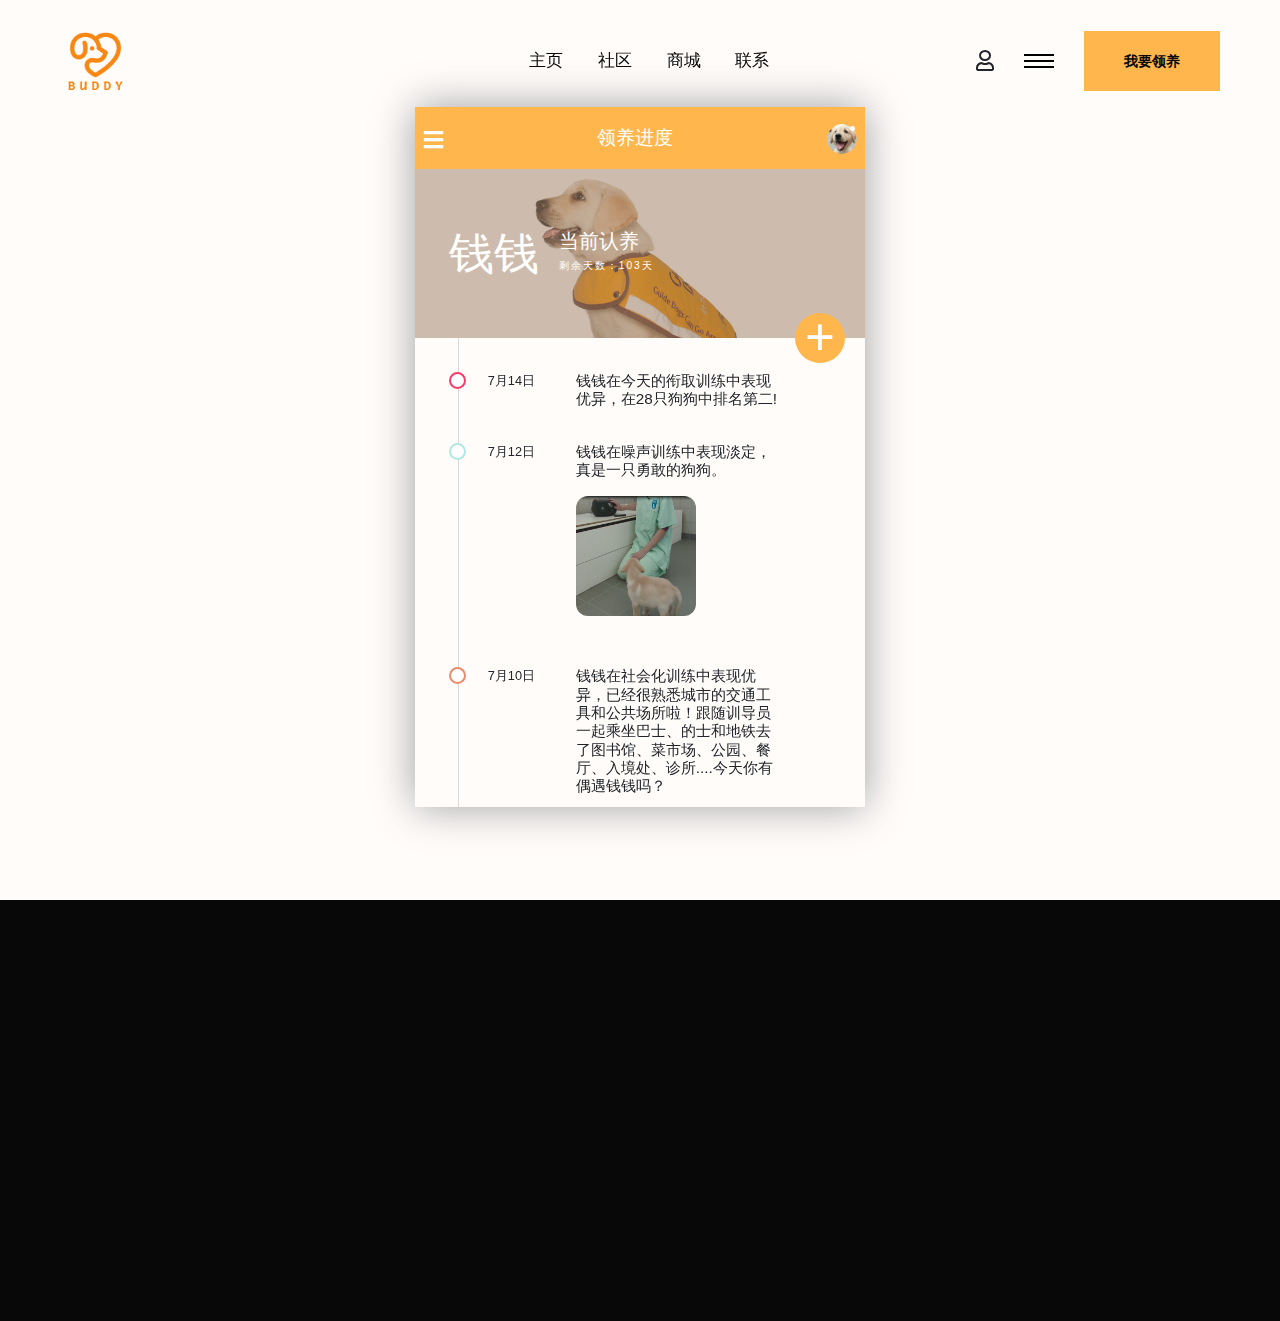
<file: FinalProject/adopt-detail.html>
﻿<!doctype html>
<html lang="en">

<head>
  <!-- Global site tag (gtag.js) - Google Analytics -->
<script async src="https://www.googletagmanager.com/gtag/js?id=G-6H7EZJTKLZ"></script>
<script>
  window.dataLayer = window.dataLayer || [];
  function gtag(){dataLayer.push(arguments);}
  gtag('js', new Date());

  gtag('config', 'G-6H7EZJTKLZ');
</script>
  <meta charset="utf-8">
  <meta name="viewport" content="width=device-width, initial-scale=1, shrink-to-fit=no">
  <title>领养</title>
  <!-- FAVICON FILES -->
  <link href="ico/apple-touch-icon-144-precomposed.png" rel="apple-touch-icon" sizes="144x144">
  <link href="ico/apple-touch-icon-114-precomposed.png" rel="apple-touch-icon" sizes="114x114">
  <link href="ico/apple-touch-icon-72-precomposed.png" rel="apple-touch-icon" sizes="72x72">
  <link href="ico/apple-touch-icon-57-precomposed.png" rel="apple-touch-icon">
  <link href="ico/favicon.png" rel="shortcut icon">

  <!-- CSS FILES -->
  <link rel="stylesheet" href="css/fontawesome.min.css">
  <link rel="stylesheet" href="css/odometer.min.css">
  <link rel="stylesheet" href="css/fancybox.min.css">
  <link rel="stylesheet" href="css/swiper.min.css">
  <link rel="stylesheet" href="css/bootstrap.min.css">
  <link rel="stylesheet" href="css/style.css">
</head>

<body>
  <div class="preloader" id="preloader">
    <svg viewBox="0 0 1920 1080" preserveAspectRatio="none" version="1.1">
      <path
        d="M0,0 C305.333333,0 625.333333,0 960,0 C1294.66667,0 1614.66667,0 1920,0 L1920,1080 C1614.66667,1080 1294.66667,1080 960,1080 C625.333333,1080 305.333333,1080 0,1080 L0,0 Z">
      </path>
    </svg>
    <div class="inner">
      <canvas class="progress-bar" id="progress-bar" width="200" height="200"></canvas>
      <figure><img src="images/preloader.png" alt="Image"></figure>
      <small>Loading</small>
    </div>
    <!-- end inner -->
  </div>
  <!-- end preloder -->
  <div class="page-transition">
    <svg viewBox="0 0 1920 1080" preserveAspectRatio="none" version="1.1">
      <path
        d="M0,0 C305.333333,0 625.333333,0 960,0 C1294.66667,0 1614.66667,0 1920,0 L1920,1080 C1614.66667,980 1294.66667,930 960,930 C625.333333,930 305.333333,980 0,1080 L0,0 Z">
      </path>
    </svg>
  </div>
  <!-- end page-transition -->
  <div class="smooth-scroll">
    <div class="section-wrapper" data-scroll-section>
      <div class="search-box">
        <div class="container">
          <div class="form">
            <h3><img src="images/avatar.png"></h3>
            <h3>个人中心</h3>
            <input type="search" placeholder="请在此输入 ">
            <input type="submit" value="搜索">
          </div>
          <!-- end form -->
          <div class="search-events">
            <ul>
              <li>
                <h5><a href="#">新消息</a></h5></li>
              <li>
                <h5><a href="#">粉丝</a></h5></li>
              <li>
                <h5><a href="adopt-detail.html">我的领养</a></h5></li>
              <li>
                <h5><a href="#">我的地址</a></h5></li>
              <li>
                <h5><a href="#">申请历史</a></h5></li>
            </ul>
          </div>
          <!-- end search-events -->
        </div>
      </div>
      <!-- end search-box -->
      <aside class="side-widget">
        <svg viewBox="0 0 600 1080" preserveAspectRatio="none" version="1.1">
          <path d="M540,1080H0V0h540c0,179.85,0,359.7,0,539.54C540,719.7,540,899.85,540,1080z"></path>
        </svg>
        <figure class="logo"> <img src="images/logo-light.png" alt="Image"> </figure>
        <!-- end logo -->
        <div class="inner">
          <div class="widget">
            <p>| 团队介绍<br><br>导盲犬在中国是比国宝熊猫还稀少的存在，我国的导盲犬事业从2006年开始发展，但截止目前却不足200只，与此同时却有1700多万视障人士。我们常常看到导盲犬出行受阻的新闻，事实上人们的担忧并无必要。因为截止目前，世界上没有任何一例导盲犬伤人的案例。<br><br>因此，我们希望开发这个“云养导盲犬”的网站，一方面进行导盲犬的科普，另一方面为中国导盲犬公益事业的建设筹集资金，助力导盲犬的培养和残障人士的出行，与更多人共同打破残障人士在社会上“寸步难行”的局面。</p>
          </div>
          <!-- end widget -->
          <div class="widget">
            <h6 class="widget-title">Buddies</h6>
            <p>带来爱的光明</p>
          </div>
          <!-- end widget -->
        </div>
        <!-- end inner -->
        <div class="display-mobile">
          <!-- end custom-menu -->
          <div class="site-menu">
            <br>
            <ul>
              <li><a href="adopt.html">领养</a></li>
              <li><a href="community.html">社区</a></li>
              <li><a href="shopping.html">商城</a></li>
              <li><a href="contact.html">联系</a></li>
            </ul>
          </div>
          <!-- end site-menu -->
        </div>
        <!-- end display-mobile -->
      </aside>
      <nav class="navbar">
        <div class="logo"> <a href="index.html"> <img src="images/logo.png" alt="Image"> </a> </div>
        <!-- end logo -->
        <!-- end custom-menu -->
        <div class="custom-menu">
        </div>
        <div class="site-menu">
          <ul>
            <li><a href="index.html">主页</a></li>
            <li><a href="community.html">社区</a></li>
            <li><a href="shopping.html">商城</a></li>
            <li><a href="contact.html">联系</a></li>
          </ul>
        </div>
        <!-- end site-menu -->
        <div class="search-button"> <i class="far fa-user"></i> </div>
        <!-- end search-button -->
        <div class="hamburger-menu">
          <svg class="hamburger" width="30" height="30" viewBox="0 0 30 30">
            <path class="line line-top" d="M0,9h30" />
            <path class="line line-center" d="M0,15h30" />
            <path class="line line-bottom" d="M0,21h30" />
          </svg>
        </div>
        <!-- end hamburger-menu -->
        <div class="navbar-button"> <a href="adopt.html">我要领养</a> </div>
        <!-- end navbar-button -->
      </nav>
      <!-- end navbar -->
      <br>
      <br>
      <br>
      <div class="tcontainer">
        <div class="tnavbar">
          <a href="#">
            <i class="fa fa-bars" aria-hidden="true"></i>
          </a>
          <div class="profile-pic">
            <img src="images/avatar.png" alt="" />
            <div class="notification"></div>
          </div>
          <span>领养进度</span>
        </div>
        <div class="theader">
          <div class="color-overlay">
            <div class="day-number" style="font-size: 45px;">钱钱</div>
            <div class="date-right">
              <div class="day-name" style="font-size: 20px">当前认养</div>
              <div class="month">剩余天数：103天</div>
            </div>
          </div>
          <div class="actionbutton">+</div>
        </div>

        <div class="timeline">
          <ul>
            <li>
              <div class="bullet pink"></div>
              <div class="time">7月14日</div>
              <div class="desc">
                <h3>钱钱在今天的衔取训练中表现优异，在28只狗狗中排名第二!</h3>
              </div>
            </li>
            <li>
              <div class="bullet green"></div>
              <div class="time">7月12日</div>
              <div class="desc">
                <h3>钱钱在噪声训练中表现淡定，真是一只勇敢的狗狗。</h3>
                <div class="people">
                  <img src="images/post.png" alt="" />
                </div>
              </div>
            </li>
            <li>
              <div class="bullet orange"></div>
              <div class="time">7月10日</div>
              <div class="desc">
                <h3>钱钱在社会化训练中表现优异，已经很熟悉城市的交通工具和公共场所啦！跟随训导员一起乘坐巴士、的士和地铁去了图书馆、菜市场、公园、餐厅、入境处、诊所....今天你有偶遇钱钱吗？</h3>
              </div>
            </li>
          </ul>
        </div>
      </div>
      <style>
        .tcontainer {
          max-width: 450px;
          max-height: 700px;
          overflow: hidden;
          margin: 30px auto 0;
          box-shadow: 0 0 40px #a0a0a0;
          font-family: "Open Sans", sans-serif;
        }

        .tnavbar {
          background: #FFB74D;
          color: #fff;
          padding: 1em 0.5em;
        }

        .tnavbar a {
          color: #fff;
          text-decoration: none;
          font-size: 1.3em;
          float: left;
        }

        .tnavbar span {
          font-size: 1.1em;
          font-weight: 300;
          display: block;
          text-align: center;
        }

        .profile-pic {
          width: 30px;
          height: 30px;
          display: inline-block;
          float: right;
          position: relative;
        }

        .profile-pic img {
          width: 100%;
          border-radius: 50%;
        }

        .notification {
          position: absolute;
          width: 5px;
          height: 5px;
          border-radius: 50%;
          top: 2px;
          right: 2px;
          background: #ffffff;
        }

        .theader {
          background: url(images/bg.jpg);
          background-size: cover;
          color: #fff;
          position: relative;
        }

        .color-overlay {
          padding: 3em 2em;
          box-sizing: border-box;
          background: rgba(155, 121, 94, 0.5);
        }

        .actionbutton {
          position: absolute;
          background: #FFB74D;
          width: 50px;
          height: 50px;
          font-size: 3em;
          font-weight: 300;
          border-radius: 50%;
          display: flex;
          justify-content: center;
          align-items: center;
          bottom: -25px;
          right: 20px;
        }

        .day-number {
          font-size: 4em;
          display: inline-block;
          margin-right: 15px;
        }

        .date-right {
          display: inline-block;
        }

        .day-name {
          font-size: 1.6em;
        }

        .month {
          text-transform: uppercase;
          font-weight: 300;
          font-size: 0.6em;
          letter-spacing: 2px;
          margin-top: 2px;
        }

        .timeline ul {
          padding: 1em 0 0 2em;
          margin: 0;
          list-style: none;
          position: relative;
        }

        .timeline ul::before {
          content: " ";
          height: 100%;
          width: 1px;
          background-color: #d9d9d9;
          position: absolute;
          top: 0;
          left: 2.5em;
          z-index: -1;
        }

        .timeline li div {
          display: inline-block;
          margin: 1em 0;
          vertical-align: top;
        }

        .timeline .bullet {
          width: 1em;
          height: 1em;
          box-sizing: border-box;
          border-radius: 50%;
          background: #fff;
          z-index: 1;
          margin-right: 1em;
        }

        .timeline .bullet.pink {
          border: 2px solid #F93B69;
        }

        .timeline .bullet.green {
          border: 2px solid #B0E8E2;
        }

        .timeline .bullet.orange {
          border: 2px solid #EB8B6E;
        }

        .timeline .time {
          width: 20%;
          font-size: 0.75em;
          padding-top: 0.25em;
        }

        .timeline .desc {
          width: 50%;
        }

        .timeline h3 {
          font-size: 0.9em;
          font-weight: 400;
          margin: 0;
        }

        .timeline h4 {
          margin: 0;
          font-size: 0.7em;
          font-weight: 400;
          color: #808080;
        }

        .timeline .people img {
          width: 120px;
          height: 120px;
          border-radius: 10%;
        }
      </style>
      <footer class="footer">
        <div class="container">
          <div class="row">
            <div class="col-lg-4 col-md-6">
              <h6 class="widget-title">关于BUDDY</h6>
              <ul class="footer-menu">
                <li><a href="#">财务公开</a></li>
                <li><a href="#">团队介绍</a></li>
                <li><a href="#">荣誉集锦</a></li>
                <li><a href="#">加入我们</a></li>
              </ul>
            </div>
            <!-- end col-4 -->
            <div class="col-lg-4 col-md-6">
              <h6 class="widget-title">友情链接</h6>
              <ul class="social-media">
                <li><a href="https://www.igdf.org.uk/"><i class="fa fa-handshake"></i>国际导盲犬协会</a></li>
                <li><a href="http://www.cwdma.org/"><i class="fa fa-handshake"></i>中国工作犬管理协会</a></li>
                <li><a href="http://www.chinaguidedog.org/pages/index.php?Itemid=8170"><i
                      class="fa fa-handshake"></i>中国导盲犬大连培训基地</a></li>
                <li><a href="http://www.shguidedogs.com/"><i class="fa fa-handshake"></i>上海市导盲犬</a></li>
              </ul>
            </div>
            <!-- end col-4 -->
            <div class="col-lg-4">
              <h6 class="widget-title">基地访问</h6>
              <ul class="social-media">
                <li><i class="fas fa-map-marker-alt"></i>北京市通州区马驹桥镇大杜社村</li>
                <li><i class="fas fa-map-marker-alt"></i>成都市双流区九服路福田村三组28号</li>
                <li><i class="fas fa-map-marker-alt"></i>广州市荔湾区珠江西桥桥西路1-5号</li>
              </ul>
            </div>
            <!-- end col-4 -->
          </div>
          <!-- end row -->
        </div>
        <!-- end container -->
        <div class="footer-bottom">
          <div class="container"> <span class="copyright">© 2021 BUDDY </span> <span class="creation">Site created By <a
                href="http://www.bootstrapmb.com/">bootstrapmb</a></span> </div>
          <!-- end container -->
        </div>
        <!-- end footer-bottom -->
      </footer>
      <!-- end footer -->
    </div>
  </div>

  <!-- JS FILES -->
  <script src="js/jquery.min.js"></script>
  <script src="js/bootstrap.min.js"></script>
  <script src="js/gsap.min.js"></script>
  <script src="js/locomotive-scroll.min.js"></script>
  <script src="js/ScrollTrigger.min.js"></script>
  <script src="js/kinetic-slider.js"></script>
  <script src="js/fancybox.min.js"></script>
  <script src="js/odometer.min.js"></script>
  <script src="js/swiper.min.js"></script>
  <script src="js/scripts.js"></script>
</body>
<script>
  $(".option__button").on("click", function () {
    $(".option__button").removeClass("selected");
    $(this).addClass("selected");
    if ($(this).hasClass("option--grid")) {
      $(".results-section").attr("class", "results-section results--grid");
    } else if ($(this).hasClass("option--list")) {
      $(".results-section").attr("class", "results-section results--list");
    }
  });
</script>

</html>
</file>
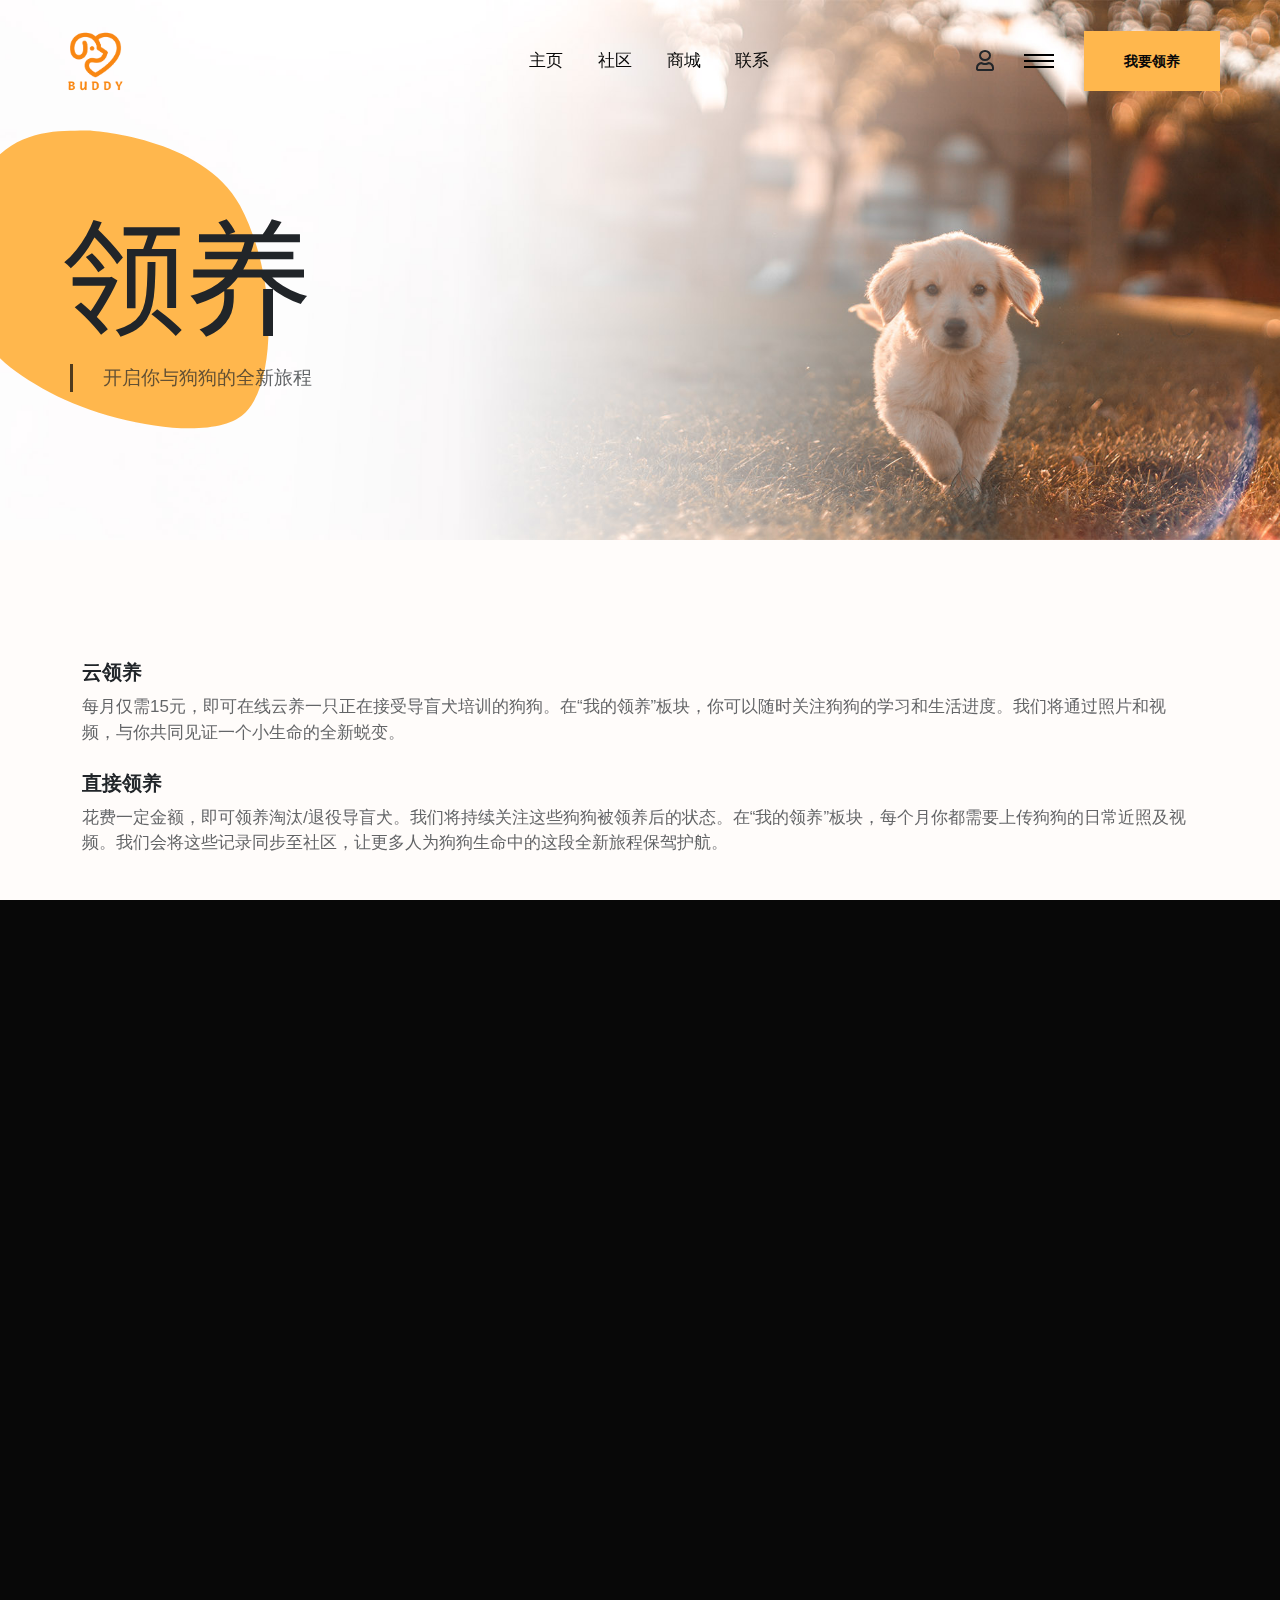
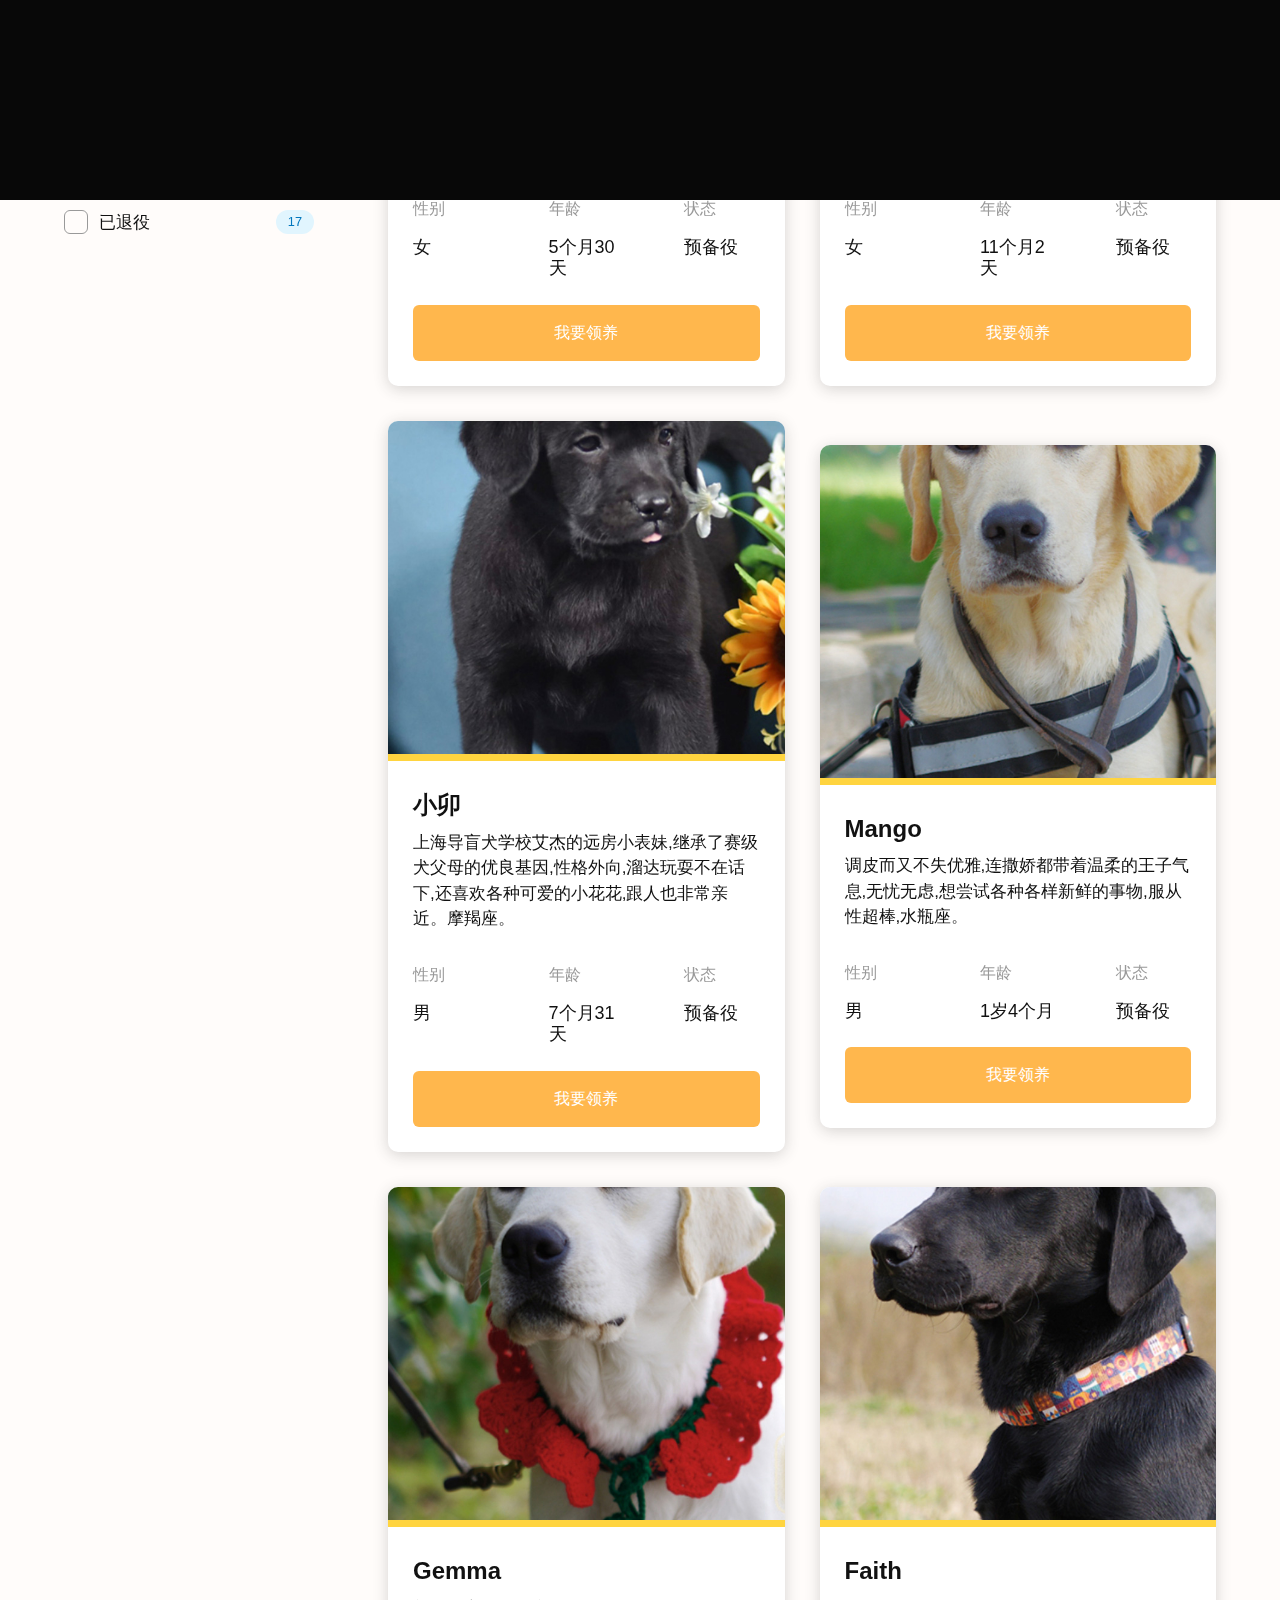
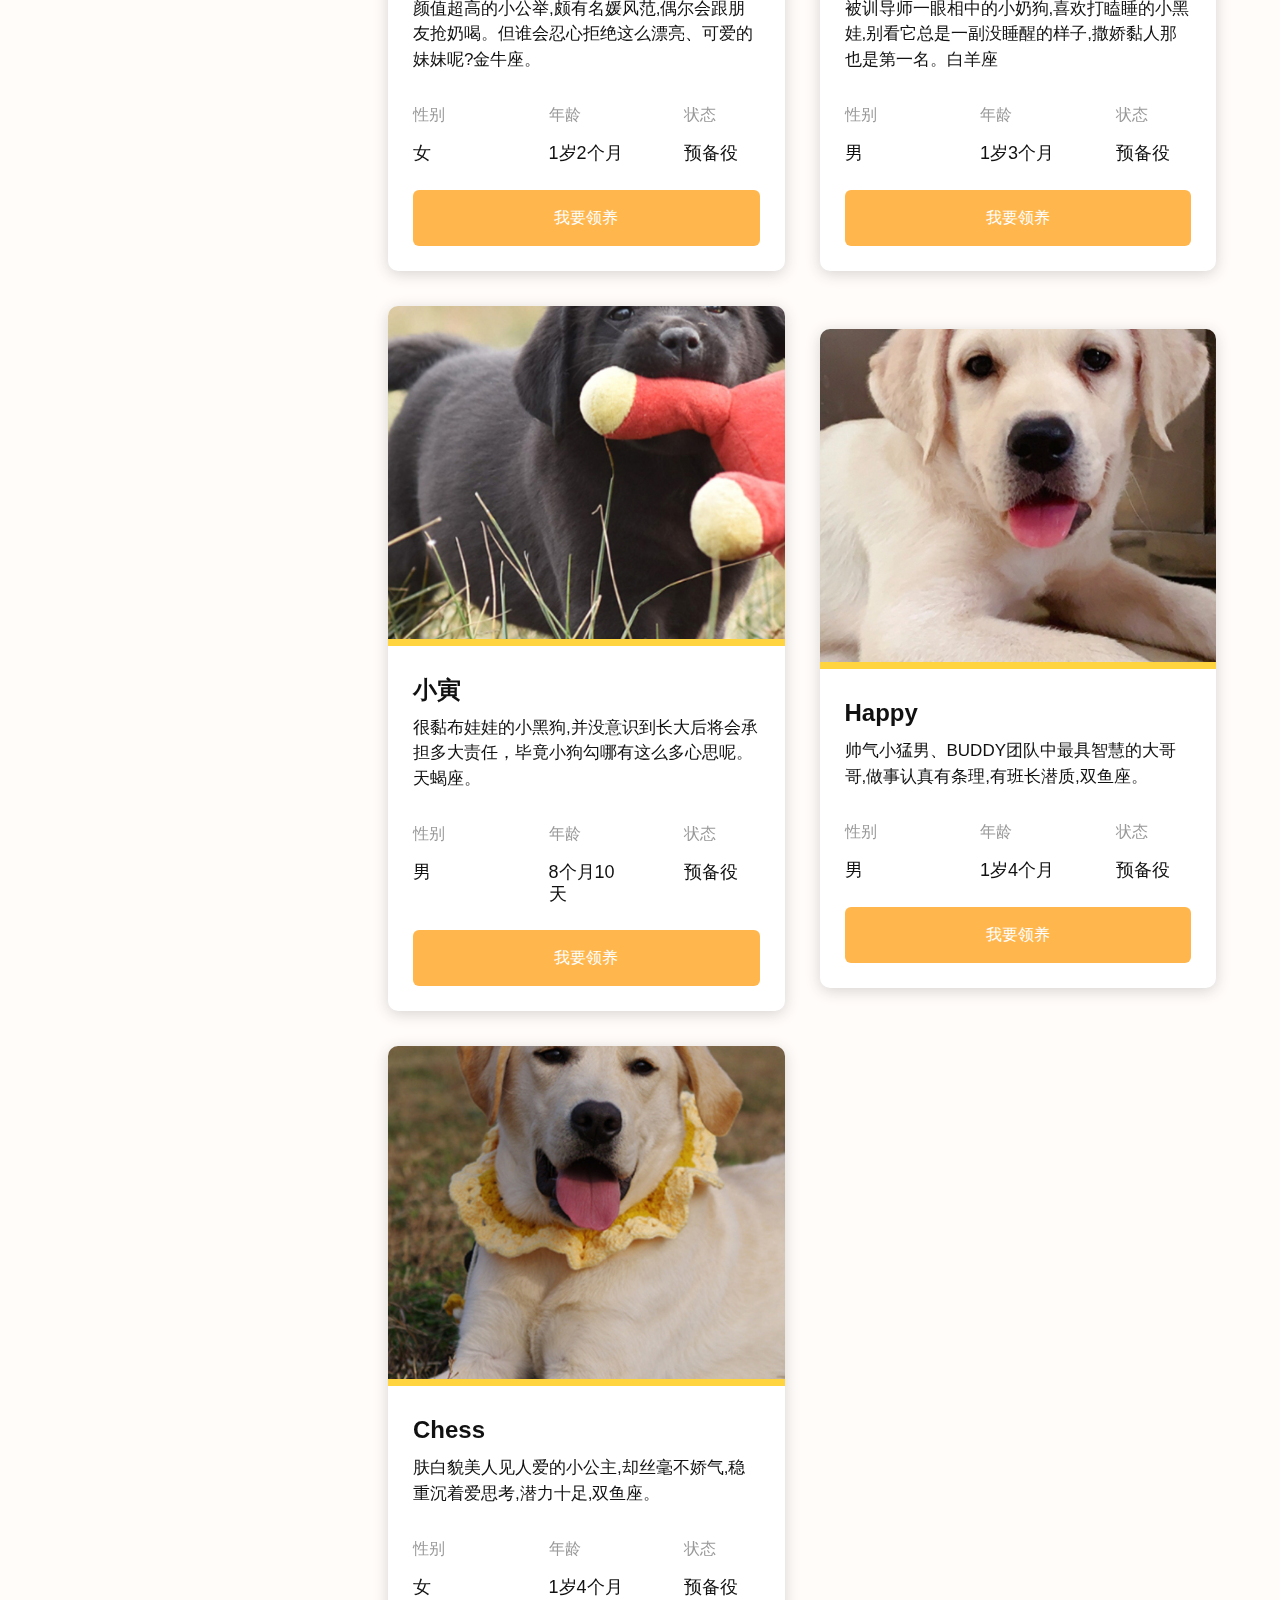
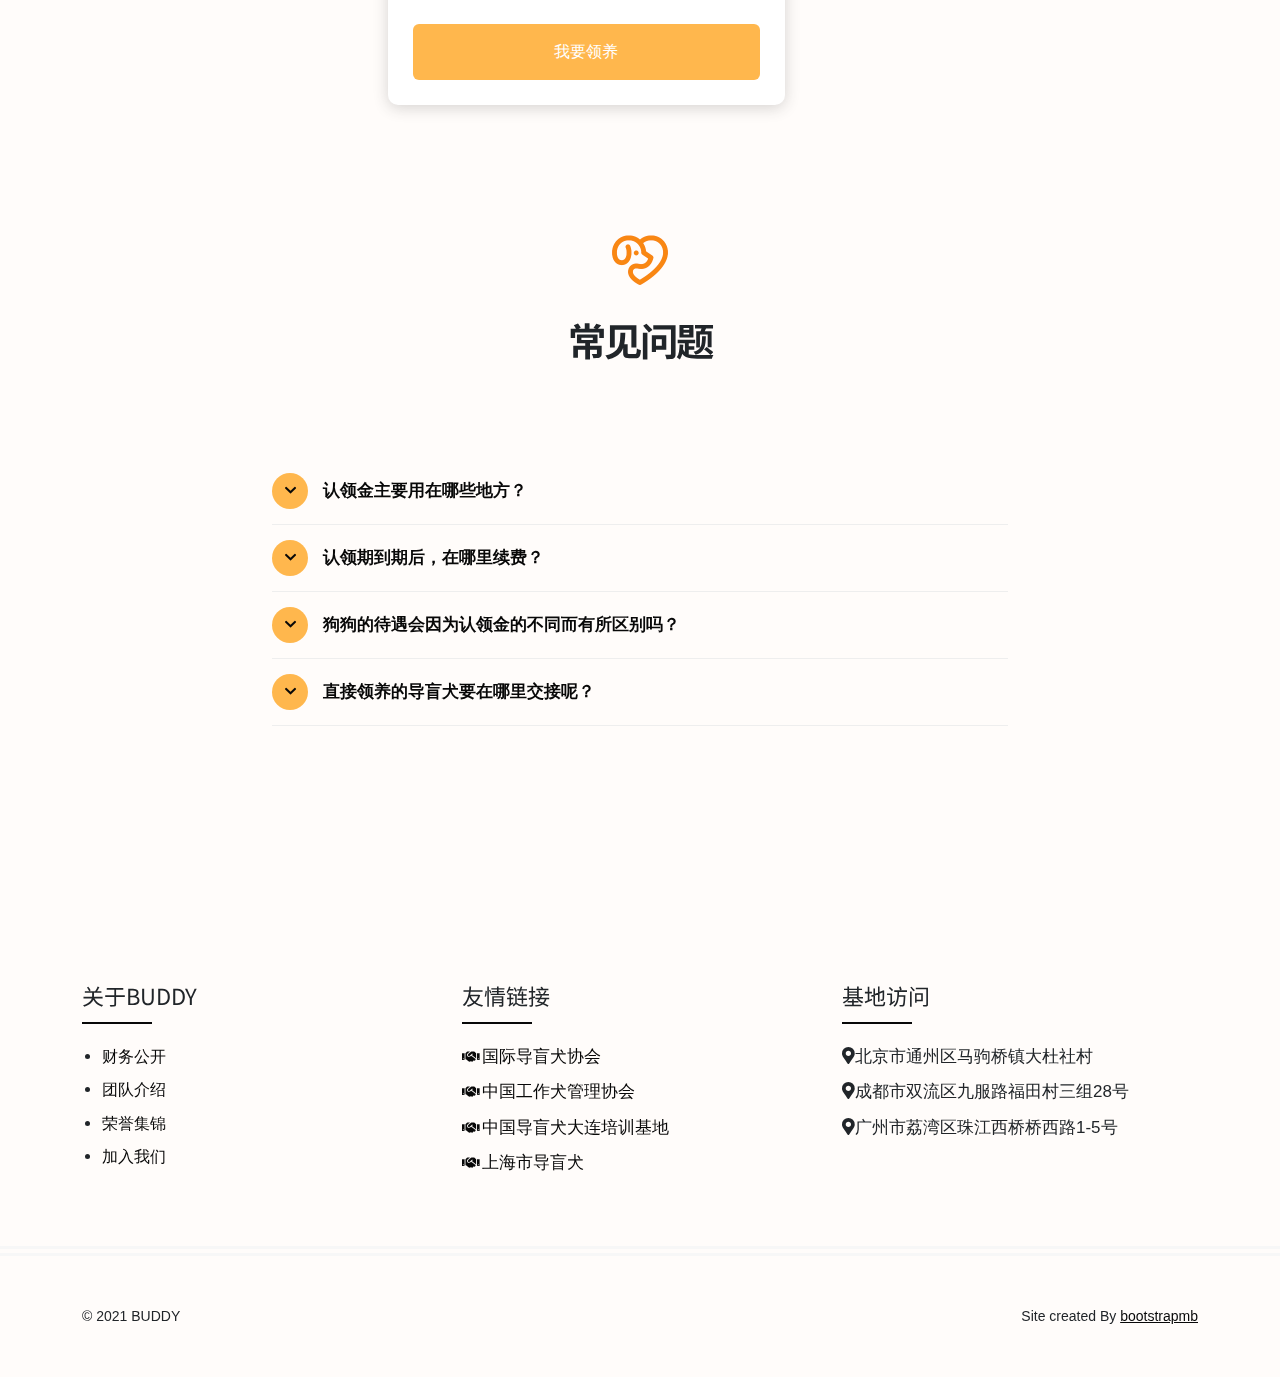
<file: FinalProject/adopt.html>
﻿<!doctype html>
<html lang="en">

<head>
  <!-- Global site tag (gtag.js) - Google Analytics -->
<script async src="https://www.googletagmanager.com/gtag/js?id=G-6H7EZJTKLZ"></script>
<script>
  window.dataLayer = window.dataLayer || [];
  function gtag(){dataLayer.push(arguments);}
  gtag('js', new Date());

  gtag('config', 'G-6H7EZJTKLZ');
</script>
  <meta charset="utf-8">
  <meta name="viewport" content="width=device-width, initial-scale=1, shrink-to-fit=no">
  <title>领养</title>
  <!-- FAVICON FILES -->
  <link href="ico/apple-touch-icon-144-precomposed.png" rel="apple-touch-icon" sizes="144x144">
  <link href="ico/apple-touch-icon-114-precomposed.png" rel="apple-touch-icon" sizes="114x114">
  <link href="ico/apple-touch-icon-72-precomposed.png" rel="apple-touch-icon" sizes="72x72">
  <link href="ico/apple-touch-icon-57-precomposed.png" rel="apple-touch-icon">
  <link href="ico/favicon.png" rel="shortcut icon">

  <!-- CSS FILES -->
  <link rel="stylesheet" href="css/fontawesome.min.css">
  <link rel="stylesheet" href="css/odometer.min.css">
  <link rel="stylesheet" href="css/fancybox.min.css">
  <link rel="stylesheet" href="css/swiper.min.css">
  <link rel="stylesheet" href="css/bootstrap.min.css">
  <link rel="stylesheet" href="css/style.css">
</head>

<body>
  <div class="preloader" id="preloader">
    <svg viewBox="0 0 1920 1080" preserveAspectRatio="none" version="1.1">
      <path
        d="M0,0 C305.333333,0 625.333333,0 960,0 C1294.66667,0 1614.66667,0 1920,0 L1920,1080 C1614.66667,1080 1294.66667,1080 960,1080 C625.333333,1080 305.333333,1080 0,1080 L0,0 Z">
      </path>
    </svg>
    <div class="inner">
      <canvas class="progress-bar" id="progress-bar" width="200" height="200"></canvas>
      <figure><img src="images/preloader.png" alt="Image"></figure>
      <small>Loading</small>
    </div>
    <!-- end inner -->
  </div>
  <!-- end preloder -->
  <div class="page-transition">
    <svg viewBox="0 0 1920 1080" preserveAspectRatio="none" version="1.1">
      <path
        d="M0,0 C305.333333,0 625.333333,0 960,0 C1294.66667,0 1614.66667,0 1920,0 L1920,1080 C1614.66667,980 1294.66667,930 960,930 C625.333333,930 305.333333,980 0,1080 L0,0 Z">
      </path>
    </svg>
  </div>
  <!-- end page-transition -->
  <div class="smooth-scroll">
    <div class="section-wrapper" data-scroll-section>
      <div class="search-box">
        <div class="container">
          <div class="form">
            <h3><img src="images/avatar.png"></h3>
            <h3>个人中心</h3>
            <input type="search" placeholder="请在此输入 ">
            <input type="submit" value="搜索">
          </div>
          <!-- end form -->
          <div class="search-events">
            <ul>
              <li>
                <h5><a href="#">新消息</a></h5>
              </li>
              <li>
                <h5><a href="#">粉丝</a></h5>
              </li>
              <li>
                <h5><a href="adopt-detail.html">我的领养</a></h5>
              </li>
              <li>
                <h5><a href="#">我的地址</a></h5>
              </li>
              <li>
                <h5><a href="#">申请历史</a></h5>
              </li>
            </ul>
          </div>
          <!-- end search-events -->
        </div>
      </div>
      <!-- end search-box -->
      <aside class="side-widget">
        <svg viewBox="0 0 600 1080" preserveAspectRatio="none" version="1.1">
          <path d="M540,1080H0V0h540c0,179.85,0,359.7,0,539.54C540,719.7,540,899.85,540,1080z"></path>
        </svg>
        <figure class="logo"> <img src="images/logo-light.png" alt="Image"> </figure>
        <!-- end logo -->
        <div class="inner">
          <div class="widget">
            <p>|
              团队介绍<br><br>导盲犬在中国是比国宝熊猫还稀少的存在，我国的导盲犬事业从2006年开始发展，但截止目前却不足200只，与此同时却有1700多万视障人士。我们常常看到导盲犬出行受阻的新闻，事实上人们的担忧并无必要。因为截止目前，世界上没有任何一例导盲犬伤人的案例。<br><br>因此，我们希望开发这个“云养导盲犬”的网站，一方面进行导盲犬的科普，另一方面为中国导盲犬公益事业的建设筹集资金，助力导盲犬的培养和残障人士的出行，与更多人共同打破残障人士在社会上“寸步难行”的局面。
            </p>
          </div>
          <!-- end widget -->
          <div class="widget">
            <h6 class="widget-title">Buddies</h6>
            <p>带来爱的光明</p>
          </div>
          <!-- end widget -->
        </div>
        <!-- end inner -->
        <div class="display-mobile">
          <!-- end custom-menu -->
          <div class="site-menu">
            <br>
            <ul>
              <li><a href="adopt.html">领养</a></li>
              <li><a href="community.html">社区</a></li>
              <li><a href="shopping.html">商城</a></li>
              <li><a href="contact.html">联系</a></li>
            </ul>
          </div>
          <!-- end site-menu -->
        </div>
        <!-- end display-mobile -->
      </aside>
      <nav class="navbar">
        <div class="logo"> <a href="index.html"> <img src="images/logo.png" alt="Image"> </a> </div>
        <!-- end logo -->
        <!-- end custom-menu -->
        <div class="custom-menu">
        </div>
        <div class="site-menu">
          <ul>
            <li><a href="index.html">主页</a></li>
            <li><a href="community.html">社区</a></li>
            <li><a href="shopping.html">商城</a></li>
            <li><a href="contact.html">联系</a></li>
          </ul>
        </div>
        <!-- end site-menu -->
        <div class="search-button"> <i class="far fa-user"></i> </div>
        <!-- end search-button -->
        <div class="hamburger-menu">
          <svg class="hamburger" width="30" height="30" viewBox="0 0 30 30">
            <path class="line line-top" d="M0,9h30" />
            <path class="line line-center" d="M0,15h30" />
            <path class="line line-bottom" d="M0,21h30" />
          </svg>
        </div>
        <!-- end hamburger-menu -->
        <div class="navbar-button"> <a href="adopt.html">我要领养</a> </div>
        <!-- end navbar-button -->
      </nav>
      <!-- end navbar -->
      <header class="page-header" data-background="images/page-header.jpg">
        <div class="inner">
          <svg width="580" height="400" class="svg-morph">
            <path id="svg_morph"
              d="m261,30.4375c0,0 114,6 151,75c37,69 37,174 6,206.5625c-31,32.5625 -138,11.4375 -196,-19.5625c-58,-31 -86,-62 -90,-134.4375c12,-136.5625 92,-126.5625 129,-127.5625z" />
          </svg>
          <h1>领养</h1>
          <p>开启你与狗狗的全新旅程</p>
        </div>

        <!-- end inner -->
      </header>
      <!-- end page-header -->
      <section class="content-section">
        <div class="container">
          <div class="row">
            <div class="col-12">
              <div class="text-box">
                <h4>云领养</h4>
                <p>每月仅需15元，即可在线云养一只正在接受导盲犬培训的狗狗。在“我的领养”板块，你可以随时关注狗狗的学习和生活进度。我们将通过照片和视频，与你共同见证一个小生命的全新蜕变。</p>
                <br><br><br>
                <h4>直接领养</h4>
                <p>花费一定金额，即可领养淘汰/退役导盲犬。我们将持续关注这些狗狗被领养后的状态。在“我的领养”板块，每个月你都需要上传狗狗的日常近照及视频。我们会将这些记录同步至社区，让更多人为狗狗生命中的这段全新旅程保驾护航。</p>
              </div>
              <!-- end text-box -->
            </div>
            <!--end col-12 -->
          </div>
          <!-- end row -->
        </div>
        <!-- end container -->
      </section>
      <!-- end content-section -->
      <input class="variation" id="bluepurple" type="radio" value="1" name="color" checked="checked" />
      <label for="bluepurple"></label>
      <input class="variation" id="sunset" type="radio" value="2" name="color" />
      <label for="sunset"></label>
      <input class="variation" id="godiva" type="radio" value="3" name="color" />
      <label for="godiva"></label>
      <input class="variation" id="dark" type="radio" value="4" name="color" />
      <label for="dark"></label>
      <input class="variation" id="pinkaru" type="radio" value="5" name="color" />
      <label for="pinkaru"></label>
      <main>
        <section class="results-header">
          <h1>狗狗博物馆</h1>
          <div class="results-header__option">
            <div class="option__button option--grid selected">
              <span></span><span></span><span></span><span></span><span>卡片</span>
            </div>
            <div class="option__button option--list"><span></span><span></span><span></span><span>列表</span></div>
          </div>
        </section>
        <div class="filter-section__wrapper">
          <section class="filter-section">
            <h6>筛选</h6>
            <div class="filters">
              <h5 class="filters__title">领养模式</h5>
              <div class="filters__item">
                <div class="checkbox">
                  <input id="checkbox-1" type="checkbox" />
                  <label for="checkbox-1">直接领养<span class="box"></span>
                    <div class="tooltip top" data-tooltip="Younger than 18 months."><span><i
                          class="icon-info"></i></span>
                    </div>
                  </label>
                </div><span class="badge status-primary">12</span>
              </div>
              <div class="filters__item">
                <div class="checkbox">
                  <input id="checkbox-2" type="checkbox" checked="checked" />
                  <label for="checkbox-2">云领养<span class="box"></span></label>
                </div><span class="badge status-primary">37</span>
              </div>
              <div class="filters">
                <h5 class="filters__title">种类</h5>
                <div class="filters__item">
                  <div class="checkbox">
                    <input id="checkbox-3" type="checkbox" checked="checked" />
                    <label for="checkbox-3">金毛<span class="box"></span></label>
                  </div><span class="badge status-primary">19</span>
                </div>
                <div class="filters__item">
                  <div class="checkbox">
                    <input id="checkbox-4" type="checkbox" />
                    <label for="checkbox-4">拉布拉多<span class="box"></span></label>
                  </div><span class="badge status-primary">12</span>
                </div>
                <div class="filters__item">
                  <div class="checkbox">
                    <input id="checkbox-5" type="checkbox" />
                    <label for="checkbox-5">德牧<span class="box"></span></label>
                  </div><span class="badge status-primary">3</span>
                </div>
              </div>
              <div class="filters">
                <h5 class="filters__title">状态</h5>
                <div class="filters__item">
                  <div class="checkbox">
                    <input id="checkbox-6" type="checkbox" checked="checked" />
                    <label for="checkbox-6">预备役<span class="box"></span></label>
                  </div><span class="badge status-primary">9</span>
                </div>
                <div class="filters__item">
                  <div class="checkbox">
                    <input id="checkbox-7" type="checkbox" />
                    <label for="checkbox-7">服役中<span class="box"></span></label>
                  </div><span class="badge status-primary">12</span>
                </div>
                <div class="filters__item">
                  <div class="checkbox">
                    <input id="checkbox-8" type="checkbox" />
                    <label for="checkbox-8">已退役<span class="box"></span></label>
                  </div><span class="badge status-primary">17</span>
                </div>
          </section>
        </div>
        <section class="results-section results--grid">
          <div class="profile">
            <div class="profile__image"><img src="images/adopt1.jpg" alt="Doggo" /></div>
            <div class="profile__info">
              <h3>小辰</h3>
              <p class="profile__info__extra">温柔而坚定的小姐妹,撒娇小能手,毕竟现在还是一个小毛球,连躺在小床里睡觉都要保持可爱。是山东基地复学之后的第一批学生。天蝎座。</p>
            </div>
            <div class="profile__stats">
              <p class="profile__stats__title">性别</p>
              <h5 class="profile__stats__info">女</h5>
            </div>
            <div class="profile__stats">
              <p class="profile__stats__title">年龄</p>
              <h5>5个月30天</h5>
            </div>
            <div class="profile__stats">
              <p class="profile__stats__title">状态</p>
              <h5 class="profile__stats__info">预备役</h5>
            </div>
            <div class="profile__cta"><a class="button">我要领养</a></div>
          </div>
          <div class="profile">
            <div class="profile__image"><img src="images/adopt2.jpg" alt="Doggo" /></div>
            <div class="profile__info">
              <h3>Iris</h3>
              <p class="profile__info__extra">笑容超甜的小妹妹,永远副岁月静好的名媛风范。这是校长选拔的小狗,经过初试考核,从近30只活蹦乱跳的小狗中脱颖而出,顺利入学。狮子座。</p>
            </div>
            <div class="profile__stats">
              <p class="profile__stats__title">性别</p>
              <h5 class="profile__stats__info">女</h5>
            </div>
            <div class="profile__stats">
              <p class="profile__stats__title">年龄</p>
              <h5>11个月2天</h5>
            </div>
            <div class="profile__stats">
              <p class="profile__stats__title">状态</p>
              <h5 class="profile__stats__info">预备役</h5>
            </div>
            <div class="profile__cta"><a class="button">我要领养</a></div>
          </div>
          <div class="profile">
            <div class="profile__image"><img src="images/adopt3.jpg" alt="Doggo" /></div>
            <div class="profile__info">
              <h3>小卯</h3>
              <p class="profile__info__extra">上海导盲犬学校艾杰的远房小表妹,继承了赛级犬父母的优良基因,性格外向,溜达玩耍不在话下,还喜欢各种可爱的小花花,跟人也非常亲近。摩羯座。</p>
            </div>
            <div class="profile__stats">
              <p class="profile__stats__title">性别</p>
              <h5 class="profile__stats__info">男</h5>
            </div>
            <div class="profile__stats">
              <p class="profile__stats__title">年龄</p>
              <h5>7个月31天</h5>
            </div>
            <div class="profile__stats">
              <p class="profile__stats__title">状态</p>
              <h5 class="profile__stats__info">预备役</h5>
            </div>
            <div class="profile__cta"><a class="button">我要领养</a></div>
          </div>
          <div class="profile">
            <div class="profile__image"><img src="images/adopt4.jpg" alt="Doggo" /></div>
            <div class="profile__info">
              <h3>Mango</h3>
              <p class="profile__info__extra">调皮而又不失优雅,连撒娇都带着温柔的王子气息,无忧无虑,想尝试各种各样新鲜的事物,服从性超棒,水瓶座。</p>
            </div>
            <div class="profile__stats">
              <p class="profile__stats__title">性别</p>
              <h5 class="profile__stats__info">男</h5>
            </div>
            <div class="profile__stats">
              <p class="profile__stats__title">年龄</p>
              <h5>1岁4个月</h5>
            </div>
            <div class="profile__stats">
              <p class="profile__stats__title">状态</p>
              <h5 class="profile__stats__info">预备役</h5>
            </div>
            <div class="profile__cta"><a class="button">我要领养</a></div>
          </div>
          <div class="profile">
            <div class="profile__image"><img src="images/adopt5.jpg" alt="Doggo" /></div>
            <div class="profile__info">
              <h3>Gemma</h3>
              <p class="profile__info__extra">颜值超高的小公举,颇有名媛风范,偶尔会跟朋友抢奶喝。但谁会忍心拒绝这么漂亮、可爱的妹妹呢?金牛座。</p>
            </div>
            <div class="profile__stats">
              <p class="profile__stats__title">性别</p>
              <h5 class="profile__stats__info">女</h5>
            </div>
            <div class="profile__stats">
              <p class="profile__stats__title">年龄</p>
              <h5>1岁2个月</h5>
            </div>
            <div class="profile__stats">
              <p class="profile__stats__title">状态</p>
              <h5 class="profile__stats__info">预备役</h5>
            </div>
            <div class="profile__cta"><a class="button">我要领养</a></div>
          </div>
          <div class="profile">
            <div class="profile__image"><img src="images/adopt6.jpg" alt="Doggo" /></div>
            <div class="profile__info">
              <h3>Faith</h3>
              <p class="profile__info__extra">被训导师一眼相中的小奶狗,喜欢打瞌睡的小黑娃,别看它总是一副没睡醒的样子,撒娇黏人那也是第一名。白羊座</p>
            </div>
            <div class="profile__stats">
              <p class="profile__stats__title">性别</p>
              <h5 class="profile__stats__info">男</h5>
            </div>
            <div class="profile__stats">
              <p class="profile__stats__title">年龄</p>
              <h5>1岁3个月</h5>
            </div>
            <div class="profile__stats">
              <p class="profile__stats__title">状态</p>
              <h5 class="profile__stats__info">预备役</h5>
            </div>
            <div class="profile__cta"><a class="button">我要领养</a></div>
          </div>
          <div class="profile">
            <div class="profile__image"><img src="images/adopt7.jpg" alt="Doggo" /></div>
            <div class="profile__info">
              <h3>小寅</h3>
              <p class="profile__info__extra">很黏布娃娃的小黑狗,并没意识到长大后将会承担多大责任，毕竟小狗勾哪有这么多心思呢。天蝎座。</p>
            </div>
            <div class="profile__stats">
              <p class="profile__stats__title">性别</p>
              <h5 class="profile__stats__info">男</h5>
            </div>
            <div class="profile__stats">
              <p class="profile__stats__title">年龄</p>
              <h5>8个月10天</h5>
            </div>
            <div class="profile__stats">
              <p class="profile__stats__title">状态</p>
              <h5 class="profile__stats__info">预备役</h5>
            </div>
            <div class="profile__cta"><a class="button">我要领养</a></div>
          </div>
          <div class="profile">
            <div class="profile__image"><img src="images/adopt8.jpg" alt="Doggo" /></div>
            <div class="profile__info">
              <h3>Happy</h3>
              <p class="profile__info__extra">帅气小猛男、BUDDY团队中最具智慧的大哥哥,做事认真有条理,有班长潜质,双鱼座。</p>
            </div>
            <div class="profile__stats">
              <p class="profile__stats__title">性别</p>
              <h5 class="profile__stats__info">男</h5>
            </div>
            <div class="profile__stats">
              <p class="profile__stats__title">年龄</p>
              <h5>1岁4个月</h5>
            </div>
            <div class="profile__stats">
              <p class="profile__stats__title">状态</p>
              <h5 class="profile__stats__info">预备役</h5>
            </div>
            <div class="profile__cta"><a class="button">我要领养</a></div>
          </div>
          <div class="profile">
            <div class="profile__image"><img src="images/adopt9.jpg" alt="Doggo" /></div>
            <div class="profile__info">
              <h3>Chess</h3>
              <p class="profile__info__extra">肤白貌美人见人爱的小公主,却丝毫不娇气,稳重沉着爱思考,潜力十足,双鱼座。</p>
            </div>
            <div class="profile__stats">
              <p class="profile__stats__title">性别</p>
              <h5 class="profile__stats__info">女</h5>
            </div>
            <div class="profile__stats">
              <p class="profile__stats__title">年龄</p>
              <h5>1岁4个月</h5>
            </div>
            <div class="profile__stats">
              <p class="profile__stats__title">状态</p>
              <h5 class="profile__stats__info">预备役</h5>
            </div>
            <div class="profile__cta"><a class="button">我要领养</a></div>
          </div>
        </section>
      </main>
      <style>
        main {
          --neutralShade0: #f8f8f8;
          --neutralShade1: #f2f2f2;
          --neutralShade2: #e8e9e9;
          --neutralShade3: #d1d3d4;
          --neutralShade4: #babdbf;
          --neutralShade5: #808488;
          --neutralShade6: #666a6d;
          --neutralShade7: #4d5052;
          --neutralShade8: #212122;
          --grayColor: #999;
          --lightGrayColor: #ddd;
          --borderRadius: 6px;
          --boxShadow: 0 2px 5px rgba(#333, 0.2);
        }

        /*overall layout*/
        main {
          width: 90%;
          margin: 3em auto 0;
          max-width: 1500px;
          color: var(--foregroundColor);
          text-align: left;
        }

        main section {
          position: relative;
        }

        /*typography*/
        strong {
          font-weight: 500;
        }

        em {
          font-style: italic;
        }

        h1 {
          font: 700 48px/1.2 "Poppins", sans-serif;
          margin-bottom: 10px;
        }

        h2 {
          font: 700 32px/1.2 "Poppins", sans-serif;
          margin-bottom: 10px;
        }

        h3 {
          font: 700 24px/1.2 "Poppins", sans-serif;
          margin-bottom: 10px;
        }

        h4 {
          font: 700 20px/1.2 "Poppins", sans-serif;
          margin-bottom: 10px;
        }

        h5 {
          font: 500 18px/1.2 "Poppins", sans-serif;
          margin-bottom: 10px;
        }

        h6 {
          font: 500 16px/1.2 "Poppins", sans-serif;
          text-transform: uppercase;
        }

        /*checkboxes*/
        input:disabled~* {
          opacity: 0.3;
          user-select: none;
          pointer-events: none;
        }

        .checkbox {
          position: relative;
          user-select: none;
          margin-bottom: 10px;
        }

        .checkbox input {
          display: none;
        }

        .checkbox label {
          position: relative;
          vertical-align: middle;
          cursor: pointer;
          font-weight: 500;
          padding-left: 35px;
        }

        .checkbox span.box {
          display: inline-block;
          width: 20px;
          border-radius: var(--borderRadius);
          border: 1px solid var(--grayColor);
          width: 24px;
          height: 24px;
          vertical-align: middle;
          margin-right: 3px;
          transition: 0.3s ease;
          position: absolute;
          left: 0;
        }

        .checkbox span.box:before,
        .checkbox span.box:after {
          content: "";
          position: absolute;
          width: 4px;
          height: 16px;
          border-radius: 40px;
          background: var(--backgroundColor);
          transition: all 0.3s ease;
        }

        .checkbox span.box:before {
          transform: rotate(45deg) translateY(-5px) translateX(10px) scale(0);
        }

        .checkbox span.box:after {
          height: 8px;
          transform: rotate(-45deg) translateY(10px) translateX(-4px) scale(0);
        }

        .checkbox input:checked+label span.box {
          background: var(--accent2Color);
          border-color: var(--accent2Color);
        }

        .checkbox input:checked+label span.box:before {
          transform: rotate(45deg) translateY(-5px) translateX(10px) scale(1);
        }

        .checkbox input:checked+label span.box:after {
          height: 8px;
          transform: rotate(-45deg) translateY(10px) translateX(-4px) scale(1);
        }

        .checkbox input:disabled:checked+span.box {
          background: var(--grayColor);
          border: var(--grayColor);
        }

        .checkbox input:disabled:checked~label:before,
        .checkbox input:disabled:checked~label:after {
          background: black;
        }

        /*buttons & links*/
        .buttons {
          display: flex;
          flex-wrap: wrap;
          align-items: center;
        }

        .buttons>* {
          flex: 1 1 calc(50% - 20px);
          margin-top: 20px;
        }

        .buttons>*:nth-child(odd) {
          margin-right: 20px;
        }

        a.button,
        input.button,
        button {
          outline: none;
          width: 100%;
          text-align: center;
          display: inline-block;
          border: none;
          font: 500 16px/1 "Poppins", sans-serif;
          padding: 20px;
          cursor: pointer;
          border-radius: var(--borderRadius);
          background: var(--primaryColor);
          color: var(--backgroundColor);
          position: relative;
          top: 0;
          transition: 0.2s ease;
        }

        a.button:hover,
        a.button.hover,
        input.button:hover,
        input.button.hover,
        button:hover,
        button.hover {
          top: -3px;
          box-shadow: 0 2px 5px rgba(0, 0, 0, 0.15);
        }

        a.button:active,
        a.button.active,
        input.button:active,
        input.button.active,
        button:active,
        button.active {
          background: var(--primaryShade4);
          outline: none;
          box-shadow: inset 0 1px 2px rgba(0, 0, 0, 0.1);
          top: 0;
        }

        a.button.disabled,
        input.button.disabled,
        button.disabled {
          opacity: 0.4;
          user-select: none;
          pointer-events: none;
        }

        a.button.medium,
        input.button.medium,
        button.medium {
          padding: 15px 18px;
          width: auto;
        }

        a.button.small,
        input.button.small,
        button.small {
          padding: 10px 12px;
          width: auto;
          font-size: 14px;
          font-weight: 500;
        }

        a.button.secondary,
        input.button.secondary,
        button.secondary {
          background: var(--secondaryColor);
        }

        a.button.secondary:active,
        a.button.secondary:focus,
        a.button.secondary.active,
        input.button.secondary:active,
        input.button.secondary:focus,
        input.button.secondary.active,
        button.secondary:active,
        button.secondary:focus,
        button.secondary.active {
          background: var(--secondaryShade4);
          outline: none;
        }

        a.button.accent,
        input.button.accent,
        button.accent {
          background: var(--accentColor);
        }

        a.button.accent:active,
        a.button.accent:focus,
        a.button.accent.active,
        input.button.accent:active,
        input.button.accent:focus,
        input.button.accent.active,
        button.accent:active,
        button.accent:focus,
        button.accent.active {
          background: var(--accentShade4);
        }

        a.button.accent2,
        input.button.accent2,
        button.accent2 {
          background: var(--accent2Color);
        }

        a.button.accent2:active,
        a.button.accent2:focus,
        a.button.accent2.active,
        input.button.accent2:active,
        input.button.accent2:focus,
        input.button.accent2.active,
        button.accent2:active,
        button.accent2:focus,
        button.accent2.active {
          background: var(--accent2Shade4);
        }

        a.button.accent3,
        input.button.accent3,
        button.accent3 {
          background: var(--accent3Color);
        }

        a.button.accent3:active,
        a.button.accent3:focus,
        a.button.accent3.active,
        input.button.accent3:active,
        input.button.accent3:focus,
        input.button.accent3.active,
        button.accent3:active,
        button.accent3:focus,
        button.accent3.active {
          background: var(--accent3Shade4);
        }

        /*badges*/
        .badge {
          display: inline-block;
          padding: 6px 12px;
          border-radius: 50px;
          font-weight: 500;
          text-transform: uppercase;
          line-height: 1;
        }

        .alert {
          margin-bottom: 15px;
          display: block;
          padding: 10px 15px;
          border-radius: var(--borderRadius);
          font-weight: 500;
          position: relative;
          cursor: pointer;
        }

        .alert.non-collapsible:before,
        .alert.non-collapsible:after {
          content: none;
        }

        .alert:before,
        .alert:after {
          content: "";
          position: absolute;
          width: 4px;
          height: 16px;
          border-radius: 40px;
          right: 30px;
          top: 8px;
        }

        .alert:before {
          transform: rotate(45deg) translateY(-5.5px) translateX(13.5px);
        }

        .alert:after {
          transform: rotate(-45deg) translateY(13.5px) translateX(5.5px);
        }

        .status-primary {
          background: var(--primaryShade1);
          color: var(--primaryShade5);
        }

        .status-primary:before,
        .status-primary:after {
          background: var(--primaryShade5);
        }

        /*tooltips*/
        .tooltip {
          cursor: pointer;
          position: relative;
          display: block;
          width: 100%;
          text-align: center;
          z-index: 10;
        }

        .tooltip span {
          border-bottom: 1px dotted;
        }

        .tooltip:after {
          content: attr(data-tooltip);
          background: var(--neutralShade2);
          max-width: 90%;
          width: auto;
          position: absolute;
          left: 0;
          right: 0;
          margin: auto;
          opacity: 0;
          height: auto;
          font-size: 14px;
          padding: 10px;
          border-radius: var(--borderRadius);
          color: var(--foregroundColor);
          text-align: center;
        }

        .tooltip.dark:after {
          background: var(--neutralShade7);
          color: var(--backgroundColor);
        }

        .tooltip.top:after {
          bottom: 80%;
          transition: opacity 0.3s ease 0.3s, bottom 0.3s cubic-bezier(0.175, 0.885, 0.32, 1.275) 0.3s;
        }

        .tooltip.top:hover:after,
        .tooltip.top.hovered:after {
          bottom: 130%;
          opacity: 1;
        }

        .tooltip.bottom:after {
          top: 80%;
          transition: opacity 0.3s ease 0.3s, top 0.3s cubic-bezier(0.175, 0.885, 0.32, 1.275) 0.3s;
        }

        .tooltip.bottom:hover:after,
        .tooltip.bottom.hovered:after {
          top: 130%;
          opacity: 1;
        }

        /*variations*/
        input.variation {
          display: none;
        }

        #bluepurple:checked~main {
          --backgroundColor: #fff;
          --foregroundColor: #111;
          --primaryColor: #FFB74D;
          --primaryShade1: #e1f5fe;
          --primaryShade2: #b3e5fc;
          --primaryShade3: #4fc3f7;
          --primaryShade4: #ffd43f;
          --primaryShade5: #0277bd;
          --secondaryColor: #ffd43f;
          --accent2Color: #8bc34a;
        }

        /* PROFILE CARDS */
        .results-header {
          grid-column: span 2;
          display: grid;
          grid-template-columns: 1fr max-content;
        }

        .results-header__option {
          display: grid;
          grid-gap: 8px;
          grid-template-columns: repeat(2, 1fr);
          cursor: pointer;
        }

        .results-header .option__button {
          display: grid;
          grid-gap: 5px;
          width: 55px;
          height: 75px;
          border-radius: var(--borderRadius);
          padding: 10px;
          overflow: hidden;
          transition: 0.2s ease;
        }

        .results-header .option__button>span {
          background: var(--foregroundColor);
          transition: 0.2s ease;
        }

        .results-header .option__button>span:last-child {
          background: none !important;
          text-align: center;
          text-transform: uppercase;
          font: 500 14px/1 "Poppins", sans-serif;
          display: block;
          margin-top: 2px;
        }

        .results-header .option__button:hover>span {
          color: var(--primaryShade5);
          background: var(--primaryShade5);
        }

        .results-header .option__button.selected>span {
          color: var(--primaryColor);
          background: var(--primaryColor);
        }

        .results-header .option--grid {
          grid: repeat(2, 1fr) min-content/repeat(2, 1fr);
        }

        .results-header .option--grid span:last-child {
          grid-column: span 2;
        }

        .results-header .option--list {
          grid: repeat(3, 1fr) min-content/100%;
        }

        .results-section {
          display: grid;
          grid-gap: 35px;
        }

        .results--grid {
          grid-template-columns: repeat(auto-fill, minmax(320px, 1fr));
        }

        .results--list {
          grid-template-columns: 100%;
        }

        .profile {
          position: relative;
          background: var(--backgroundColor);
          color: var(--foregroundColor);
          box-shadow: 0 3px 15px rgba(51, 51, 51, 0.2);
          border-radius: 10px;
          overflow: hidden;
          transition: 0.2s ease;
          display: grid;
          grid: 200px repeat(5, auto)/100%;
        }

        .profile__image img {
          width: 100%;
          height: 100%;
          object-fit: cover;
          border-bottom: 7px solid var(--secondaryColor);
        }

        .profile__info {
          padding: 20px 25px 0;
        }

        .profile__stats {
          padding: 5px 25px;
        }

        .profile__stats__title {
          color: var(--grayColor);
          text-transform: uppercase;
          font-size: 16px;
        }

        .profile__cta {
          padding: 0 25px 25px;
        }

        .profile a:hover {
          top: 0;
          box-shadow: none;
          background: var(--primaryShade4);
        }

        .profile a:active,
        .profile a:focus {
          top: 0;
          box-shadow: none;
          background: var(--primaryShade5);
        }

        #dark:checked~main a.button,
        #pinkaru:checked~main a.button {
          color: var(--foregroundColor);
          text-shadow: 0 1px 2px rgba(0, 0, 0, 0.1);
        }

        #dark:checked~main .button:hover,
        #pinkaru:checked~main .button:hover {
          background: var(--primaryShade2);
        }

        #dark:checked~main .button:active,
        #pinkaru:checked~main .button:active {
          background: var(--primaryShade1);
        }

        #dark:checked~main .profile-default img,
        #pinkaru:checked~main .profile-default img {
          border-bottom: 7px solid var(--secondaryShade5);
        }

        #dark:checked~main .results-header .option__button.selected>span,
        #pinkaru:checked~main .results-header .option__button.selected>span {
          color: var(--primaryShade3);
          background: var(--primaryShade3);
        }

        /*FILTERS*/
        .filter-section {
          margin: 2em 0;
        }

        .filters__title {
          font-size: 18px;
          color: var(--grayColor);
          margin: 25px 0;
        }

        .filters__item {
          display: grid;
          grid-template-columns: 1fr auto;
          align-items: center;
          margin-bottom: 10px;
        }

        .filters__item .checkbox {
          position: relative;
          margin: 0;
        }

        .filters__item .checkbox .tooltip {
          display: inline-block;
          margin-left: 10px;
          width: auto;
          vertical-align: middle;
        }

        .filters__item .checkbox .tooltip span {
          border: none;
        }

        .filters__item .checkbox .tooltip:after {
          min-width: 100px;
          margin-left: -50px;
        }

        .filters:not(:first-of-type) {
          border-top: 0.5px solid var(--lightGrayColor);
          margin-top: 25px;
        }

        @media (min-width: 500px) and (max-width: 992px) {
          .filter-section {
            display: grid;
            grid-template-columns: repeat(2, 1fr);
          }

          .filter-section h6 {
            grid-column: span 2;
          }

          .filters:nth-child(2) {
            margin-right: 25px;
          }

          .filters:nth-child(3) {
            border-top: none;
            border-left: 0.5px solid var(--lightGrayColor);
            margin-top: 0;
            padding-left: 25px;
          }
        }

        @media (min-width: 500px) {
          input.variation+label {
            margin: 70px 20px 20px;
          }

          .results-section.results--grid .profile {
            width: 100%;
            margin: auto;
            overflow: hidden;
            grid: 340px auto auto/repeat(3, minmax(80px, 1fr));
            grid-gap: 10px;
          }

          .results-section.results--grid .profile__image {
            grid-column: span 3;
          }

          .results-section.results--grid .profile__info {
            grid-column: span 3;
          }

          .results-section.results--grid .profile__stats {
            padding: 5px 25px;
          }

          .results-section.results--grid .profile__cta {
            grid-column: span 3;
          }
        }

        @media (min-width: 768px) {
          .results-section.results--list .profile {
            grid-template-columns: 150px repeat(3, 1fr) auto;
            grid-template-rows: auto auto;
            width: 100%;
            padding-right: 20px;
          }

          .results-section.results--list .profile__image {
            grid-column: 1/2;
            grid-row: 1/3;
            margin-right: 20px;
          }

          .results-section.results--list .profile__image img {
            border-radius: 10px 0 0 10px;
            border: none;
          }

          .results-section.results--list .profile__info {
            grid-column: 2/6;
            grid-row: 1;
            padding: 20px 20px 15px 0;
          }

          .results-section.results--list .profile__stats {
            min-width: 100px;
            padding: 15px 0;
            border-top: 0.5px solid var(--grayColor);
            grid-row: 2/3;
          }

          .results-section.results--list .profile__stats:nth-child(3) {
            grid-column: 2/3;
          }

          .results-section.results--list .profile__stats:nth-child(4) {
            grid-column: 3/4;
          }

          .results-section.results--list .profile__stats:nth-child(5) {
            grid-column: 4/5;
          }

          .results-section.results--list .profile__cta {
            grid-row: 2/3;
            grid-column: 5/6;
            border-top: 0.5px solid var(--grayColor);
            padding: 15px 0 0;
          }
        }

        @media (max-width: 768px) {
          .results-header__option {
            display: none;
          }
        }

        @media (min-width: 992px) {
          main {
            display: grid;
            grid: min-content auto/minmax(250px, 18%) 1fr;
            grid-gap: 40px;
          }

          .filter-section__wrapper {
            position: relative;
          }

          .filter-section {
            position: sticky;
            top: 30px;
          }

          .results-section {
            margin-left: 2em;
          }
        }
      </style>
      <section class="content-section">
        <div class="container">
          <div class="row justify-content-center">
            <div class="col-12">
              <div class="section-title text-center">
                <figure><img src="images/title-shape.png" alt="Image"></figure>
                <h2 style="font-size: 3vw;">常见问题</h2>
              </div>
            </div>
            <!-- end col-12 -->
            <div class="col-lg-8">
              <dl class="accordion">
                <dt><a href="#">认领金主要用在哪些地方？</a></dt>
                <dd>狗狗的日常训练支出、新进入基地的狗狗的采购、场地租金、人员工资、基地的基础设施建设、狗狗的医疗保健经费等</dd>
                <dt><a href="#">认领期到期后，在哪里续费？</a></dt>
                <dd>在【个人中心 - 我的领养】板块中有相应通道可进行续费。</dd>
                <dt><a href="#">狗狗的待遇会因为认领金的不同而有所区别吗？</a></dt>
                <dd>不会，收得的认领金会统一分配，保证每只狗狗的生活、教育等各个方面都是正常稳定支出。</dd>
                <dt><a href="#">直接领养的导盲犬要在哪里交接呢？</a></dt>
                <dd>您在网站填好基本信息并交付认领金后，会有专门的工作人员联系您。您可以选择就近的培训基地进行线下交接。</dd>
              </dl>
              <!-- end accordion -->
            </div>
            <!-- end col-8 -->
          </div>
          <!-- end row -->
        </div>
        <!-- end container -->
      </section>
      <footer class="footer">
        <div class="container">
          <div class="row">
            <div class="col-lg-4 col-md-6">
              <h6 class="widget-title">关于BUDDY</h6>
              <ul class="footer-menu">
                <li><a href="#">财务公开</a></li>
                <li><a href="#">团队介绍</a></li>
                <li><a href="#">荣誉集锦</a></li>
                <li><a href="#">加入我们</a></li>
              </ul>
            </div>
            <!-- end col-4 -->
            <div class="col-lg-4 col-md-6">
              <h6 class="widget-title">友情链接</h6>
              <ul class="social-media">
                <li><a href="https://www.igdf.org.uk/"><i class="fa fa-handshake"></i>国际导盲犬协会</a></li>
                <li><a href="http://www.cwdma.org/"><i class="fa fa-handshake"></i>中国工作犬管理协会</a></li>
                <li><a href="http://www.chinaguidedog.org/pages/index.php?Itemid=8170"><i
                      class="fa fa-handshake"></i>中国导盲犬大连培训基地</a></li>
                <li><a href="http://www.shguidedogs.com/"><i class="fa fa-handshake"></i>上海市导盲犬</a></li>
              </ul>
            </div>
            <!-- end col-4 -->
            <div class="col-lg-4">
              <h6 class="widget-title">基地访问</h6>
              <ul class="social-media">
                <li><i class="fas fa-map-marker-alt"></i>北京市通州区马驹桥镇大杜社村</li>
                <li><i class="fas fa-map-marker-alt"></i>成都市双流区九服路福田村三组28号</li>
                <li><i class="fas fa-map-marker-alt"></i>广州市荔湾区珠江西桥桥西路1-5号</li>
              </ul>
            </div>
            <!-- end col-4 -->
          </div>
          <!-- end row -->
        </div>
        <!-- end container -->
        <div class="footer-bottom">
          <div class="container"> <span class="copyright">© 2021 BUDDY </span> <span class="creation">Site created By <a
                href="http://www.bootstrapmb.com/">bootstrapmb</a></span> </div>
          <!-- end container -->
        </div>
        <!-- end footer-bottom -->
      </footer>
      <!-- end footer -->
    </div>
  </div>

  <!-- JS FILES -->
  <script src="js/jquery.min.js"></script>
  <script src="js/bootstrap.min.js"></script>
  <script src="js/gsap.min.js"></script>
  <script src="js/locomotive-scroll.min.js"></script>
  <script src="js/ScrollTrigger.min.js"></script>
  <script src="js/kinetic-slider.js"></script>
  <script src="js/fancybox.min.js"></script>
  <script src="js/odometer.min.js"></script>
  <script src="js/swiper.min.js"></script>
  <script src="js/scripts.js"></script>
</body>
<script>
  $(".option__button").on("click", function () {
    $(".option__button").removeClass("selected");
    $(this).addClass("selected");
    if ($(this).hasClass("option--grid")) {
      $(".results-section").attr("class", "results-section results--grid");
    } else if ($(this).hasClass("option--list")) {
      $(".results-section").attr("class", "results-section results--list");
    }
  });
</script>

</html>
</file>
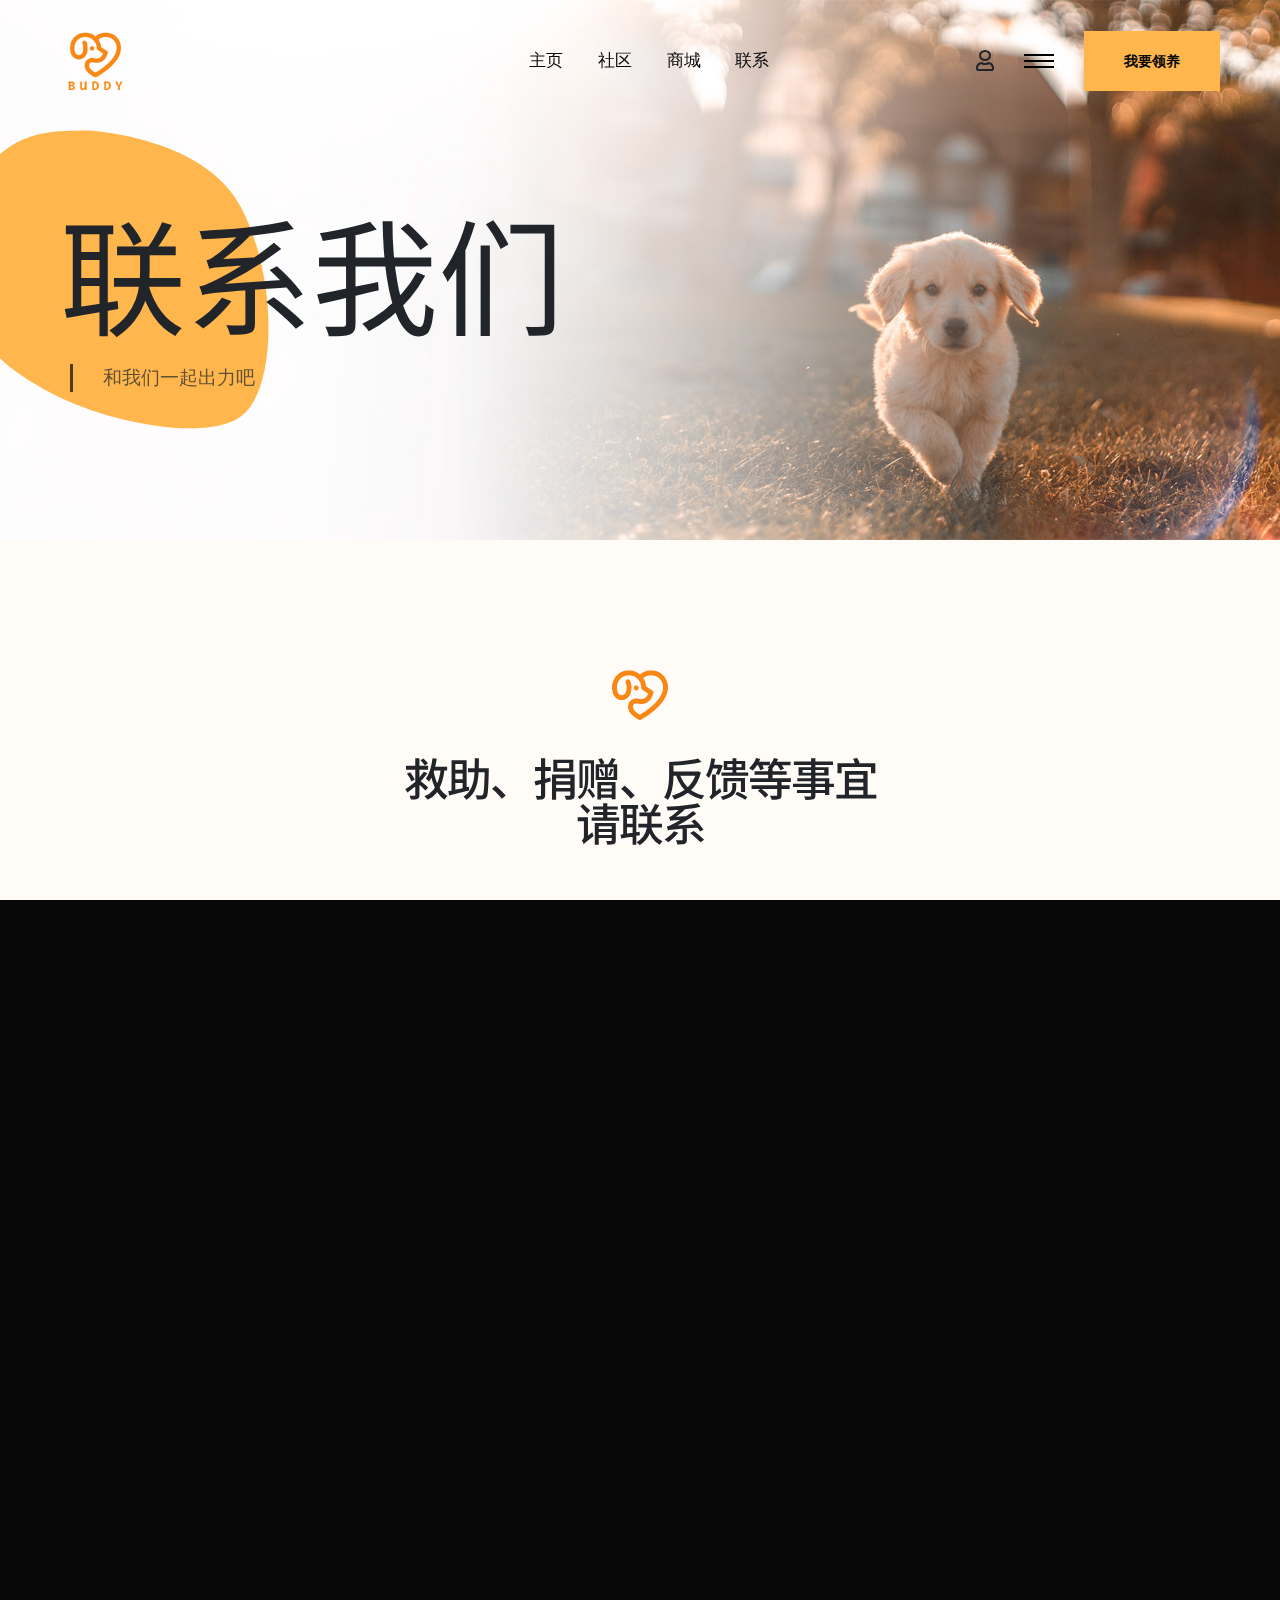
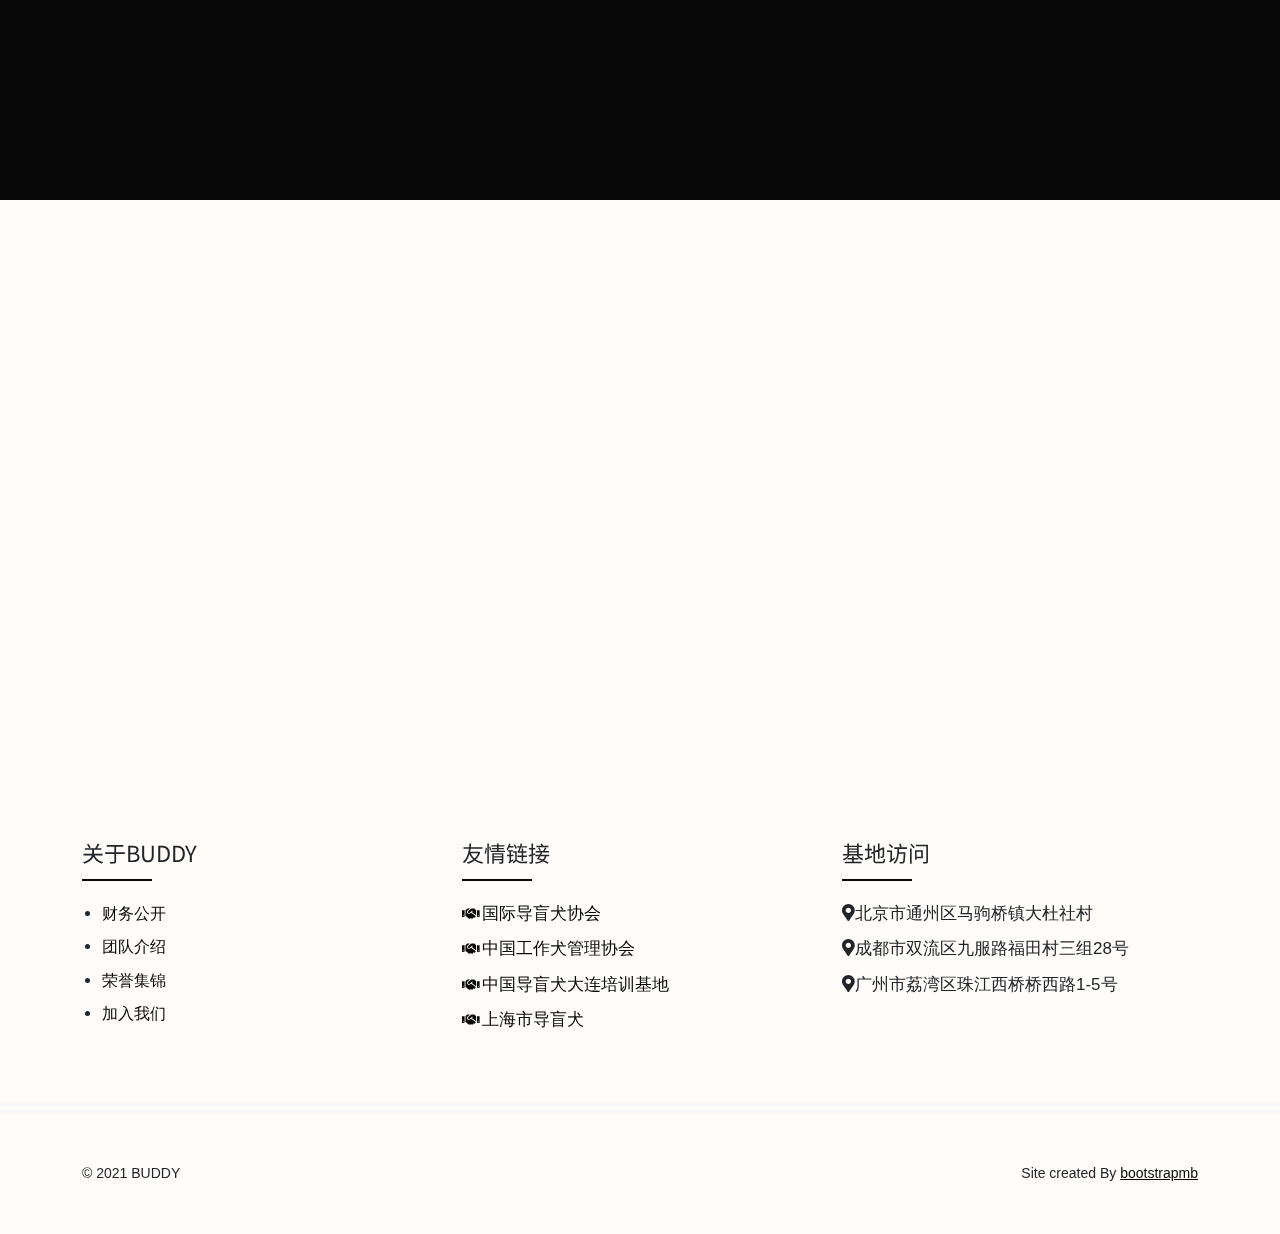
<file: FinalProject/contact.html>
﻿<!doctype html>
<html lang="en">
<head>
  <!-- Global site tag (gtag.js) - Google Analytics -->
<script async src="https://www.googletagmanager.com/gtag/js?id=G-6H7EZJTKLZ"></script>
<script>
  window.dataLayer = window.dataLayer || [];
  function gtag(){dataLayer.push(arguments);}
  gtag('js', new Date());

  gtag('config', 'G-6H7EZJTKLZ');
</script>
<meta charset="utf-8">
<meta name="viewport" content="width=device-width, initial-scale=1, shrink-to-fit=no">
<title>联系我们</title>

<!-- FAVICON FILES -->
<link href="ico/apple-touch-icon-144-precomposed.png" rel="apple-touch-icon" sizes="144x144">
<link href="ico/apple-touch-icon-114-precomposed.png" rel="apple-touch-icon" sizes="114x114">
<link href="ico/apple-touch-icon-72-precomposed.png" rel="apple-touch-icon" sizes="72x72">
<link href="ico/apple-touch-icon-57-precomposed.png" rel="apple-touch-icon">
<link href="ico/favicon.png" rel="shortcut icon">

<!-- CSS FILES -->
<link rel="stylesheet" href="css/fontawesome.min.css">
<link rel="stylesheet" href="css/odometer.min.css">
<link rel="stylesheet" href="css/fancybox.min.css">
<link rel="stylesheet" href="css/swiper.min.css">
<link rel="stylesheet" href="css/bootstrap.min.css">
<link rel="stylesheet" href="css/style.css">
</head>
<body>
<div class="preloader" id="preloader">
  <svg viewBox="0 0 1920 1080" preserveAspectRatio="none" version="1.1">
    <path d="M0,0 C305.333333,0 625.333333,0 960,0 C1294.66667,0 1614.66667,0 1920,0 L1920,1080 C1614.66667,1080 1294.66667,1080 960,1080 C625.333333,1080 305.333333,1080 0,1080 L0,0 Z"></path>
  </svg>
  <div class="inner">
    <canvas class="progress-bar" id="progress-bar" width="200" height="200"></canvas>
    <figure><img src="images/preloader.png" alt="Image"></figure>
    <small>Loading</small> </div>
</div>
<div class="page-transition">
  <svg viewBox="0 0 1920 1080" preserveAspectRatio="none" version="1.1">
    <path d="M0,0 C305.333333,0 625.333333,0 960,0 C1294.66667,0 1614.66667,0 1920,0 L1920,1080 C1614.66667,980 1294.66667,930 960,930 C625.333333,930 305.333333,980 0,1080 L0,0 Z"></path>
  </svg>
</div>
<!-- end page-transition -->
<div class="smooth-scroll">
  <div class="section-wrapper" data-scroll-section>
    <div class="search-box">
      <div class="container">
        <div class="form">
          <h3><img src="images/avatar.png"></h3>
          <h3>个人中心</h3>
          <input type="search" placeholder="请在此输入 ">
          <input type="submit" value="搜索">
        </div>
        <!-- end form -->
        <div class="search-events">
          <ul>
            <li>
              <h5><a href="#">新消息</a></h5></li>
            <li>
              <h5><a href="#">粉丝</a></h5></li>
            <li>
              <h5><a href="adopt-detail.html">我的领养</a></h5></li>
              <li>
              <h5><a href="#">我的地址</a></h5></li>
            <li>
              <h5><a href="#">申请历史</a></h5></li>
          </ul>
        </div>
        <!-- end search-events -->
      </div>
    </div>
    <!-- end search-box -->
    <aside class="side-widget">
      <svg viewBox="0 0 600 1080" preserveAspectRatio="none" version="1.1">
        <path d="M540,1080H0V0h540c0,179.85,0,359.7,0,539.54C540,719.7,540,899.85,540,1080z"></path>
      </svg>
      <figure class="logo"> <img src="images/logo-light.png" alt="Image"> </figure>
      <!-- end logo -->
      <div class="inner">
        <div class="widget">
          <p>| 团队介绍<br><br>导盲犬在中国是比国宝熊猫还稀少的存在，我国的导盲犬事业从2006年开始发展，但截止目前却不足200只，与此同时却有1700多万视障人士。我们常常看到导盲犬出行受阻的新闻，事实上人们的担忧并无必要。因为截止目前，世界上没有任何一例导盲犬伤人的案例。<br><br>因此，我们希望开发这个“云养导盲犬”的网站，一方面进行导盲犬的科普，另一方面为中国导盲犬公益事业的建设筹集资金，助力导盲犬的培养和残障人士的出行，与更多人共同打破残障人士在社会上“寸步难行”的局面。</p>
        </div>
        <!-- end widget -->
        <div class="widget">
          <h6 class="widget-title">Buddies</h6>
          <p>带来爱的光明</p>
        </div>
        <!-- end widget -->
      </div>
      <!-- end inner -->
      <div class="display-mobile">
        <!-- end custom-menu -->
        <div class="site-menu">
          <br>
          <ul>
            <li><a href="adopt.html">领养</a></li>
            <li><a href="community.html">社区</a></li>
            <li><a href="shopping.html">商城</a></li>
            <li><a href="contact.html">联系</a></li>
          </ul>
        </div>
      <!-- end site-menu -->
		</div>
		<!-- end display-mobile -->
    </aside>
    <nav class="navbar">
      <div class="logo"> <a href="index.html"> <img src="images/logo.png" alt="Image"> </a> </div>
      <!-- end logo -->
      <!-- end custom-menu -->
      <div class="custom-menu">
      </div>
      <div class="site-menu">
        <ul>
          <li><a href="index.html">主页</a></li>
          <li><a href="community.html">社区</a></li>
          <li><a href="shopping.html">商城</a></li>
          <li><a href="contact.html">联系</a></li>
        </ul>
      </div>
      <!-- end site-menu -->
      <div class="search-button"> <i class="far fa-user"></i> </div>
      <!-- end search-button -->
      <div class="hamburger-menu">
        <svg class="hamburger" width="30" height="30" viewBox="0 0 30 30">
          <path class="line line-top" d="M0,9h30" />
          <path class="line line-center" d="M0,15h30" />
          <path class="line line-bottom" d="M0,21h30" />
        </svg>
      </div>
      <!-- end hamburger-menu -->
      <div class="navbar-button"> <a href="adopt.html">我要领养</a> </div>
      <!-- end navbar-button -->
    </nav>
	  <header class="page-header" data-background="images/page-header.jpg">
	  	<div class="inner">
			<svg width="580" height="400" class="svg-morph">
          <path id="svg_morph" d="m261,30.4375c0,0 114,6 151,75c37,69 37,174 6,206.5625c-31,32.5625 -138,11.4375 -196,-19.5625c-58,-31 -86,-62 -90,-134.4375c12,-136.5625 92,-126.5625 129,-127.5625z" />
        </svg>
		  	<h1>联系我们</h1>
			<p>和我们一起出力吧</p>
		  </div>
		  <!-- end inner -->
	  </header>
	  <!-- end page-header -->
    <section class="content-section" data-background="#fffbf7">
      <div class="container">
        <div class="row justify-content-center">
          <div class="col-12">
            <div class="section-title text-center">
              <figure><img src="images/title-shape.png" alt="Image"></figure>
              <h2 style="font-size: 3.5vw;">救助、捐赠、反馈等事宜<br>请联系</h2>
            </div>
            <!-- end section-title --> 
          </div>
          <!-- end col-12 -->
			<div class="col-lg-5">
			<div class="contact-box">
				<h6>联系电话</h6>
				<p>000-000-0000</p>
				</div>
				<!-- end contact-box -->
				<div class="contact-box">
				<h6>官方邮箱</h6>
				<p>contact-us@buddy.com</p>
				</div>
				<!-- end contact-box -->
				<div class="contact-box">
				<h6>官方微信</h6>
				<p><a href="#">公众号：buddy</a>
客服微信：buddyservice</p>
				</div>
				<!-- end contact-box -->
        <div class="contact-box">
          <h6>地址</h6>
          <p>中国传媒大学广告学院</p>
          </div>
			</div>
			<!-- end col-5 -->
			<div class="col-lg-5">
			<div class="contact-form">
				<div class="mb-3">
				<input type="text" placeholder="姓名">
				</div>
				<!-- end mb-3 -->
				<div class="mb-3">
				<input type="text" placeholder="邮箱">
				</div>
				<!-- end mb-3 -->
				<div class="mb-3">
				<input type="text" placeholder="电话">
				</div>
				<!-- end mb-3 -->
				<div class="mb-3">
					<textarea placeholder="请在此输入内容"></textarea>
				</div>
				<!-- end mb-3 -->
				<div class="mb-3">
					<input type="submit" value="提交">
				</div>
				<!-- end mb-3 -->
				</div>
				<!-- end contact-form -->
			</div>
			<!-- end col-5 -->
        </div>
        <!-- end row --> 
      </div>
      <!-- end container -->  
    </section>
    <!-- end content-section -->
    <div class="section-title text-center">
      <figure><img src="images/title-shape.png" alt="Image"></figure>
      <h2 style="font-size: 3.5vw;">BUDDY导盲犬训练基地</h2>
    </div>
    <iframe src="https://uploads.knightlab.com/storymapjs/db8d849543b863accaceb2cf85f75e0b/dog-map/index.html" frameborder="0" width="100%" height="500"></iframe>

    <footer class="footer">
      <div class="container">
        <div class="row">
          <div class="col-lg-4 col-md-6">
            <h6 class="widget-title">关于BUDDY</h6>
            <ul class="footer-menu">
              <li><a href="#">财务公开</a></li>
              <li><a href="#">团队介绍</a></li>
              <li><a href="#">荣誉集锦</a></li>
              <li><a href="#">加入我们</a></li>
            </ul>
          </div>
          <!-- end col-4 -->
          <div class="col-lg-4 col-md-6">
            <h6 class="widget-title">友情链接</h6>
            <ul class="social-media">
              <li><a href="https://www.igdf.org.uk/"><i class="fa fa-handshake"></i>国际导盲犬协会</a></li>
              <li><a href="http://www.cwdma.org/"><i class="fa fa-handshake"></i>中国工作犬管理协会</a></li>
              <li><a href="http://www.chinaguidedog.org/pages/index.php?Itemid=8170"><i class="fa fa-handshake"></i>中国导盲犬大连培训基地</a></li>
              <li><a href="http://www.shguidedogs.com/"><i class="fa fa-handshake"></i>上海市导盲犬</a></li>
            </ul>
          </div>
          <!-- end col-4 -->
          <div class="col-lg-4">
            <h6 class="widget-title">基地访问</h6>
            <ul class="social-media">
              <li><i class="fas fa-map-marker-alt"></i>北京市通州区马驹桥镇大杜社村</li>
              <li><i class="fas fa-map-marker-alt"></i>成都市双流区九服路福田村三组28号</li>
              <li><i class="fas fa-map-marker-alt"></i>广州市荔湾区珠江西桥桥西路1-5号</li>
            </ul>
          </div>
          <!-- end col-4 -->
        </div>
        <!-- end row -->
      </div>
      <!-- end container -->
      <div class="footer-bottom">
        <div class="container"> <span class="copyright">© 2021 BUDDY </span> <span
            class="creation">Site created By <a href="http://www.bootstrapmb.com/">bootstrapmb</a></span> </div>
        <!-- end container -->
      </div>
      <!-- end footer-bottom -->
    </footer>
    <!-- end footer -->
  </div>
</div>

<!-- JS FILES --> 
<script src="js/jquery.min.js"></script> 
<script src="js/bootstrap.min.js"></script> 
<script src="js/gsap.min.js"></script> 
<script src="js/locomotive-scroll.min.js"></script> 
<script src="js/ScrollTrigger.min.js"></script> 
<script src="js/kinetic-slider.js"></script> 
<script src="js/fancybox.min.js"></script> 
<script src="js/odometer.min.js"></script> 
<script src="js/swiper.min.js"></script>
<script src="js/scripts.js"></script>
</body>
</html>
</file>
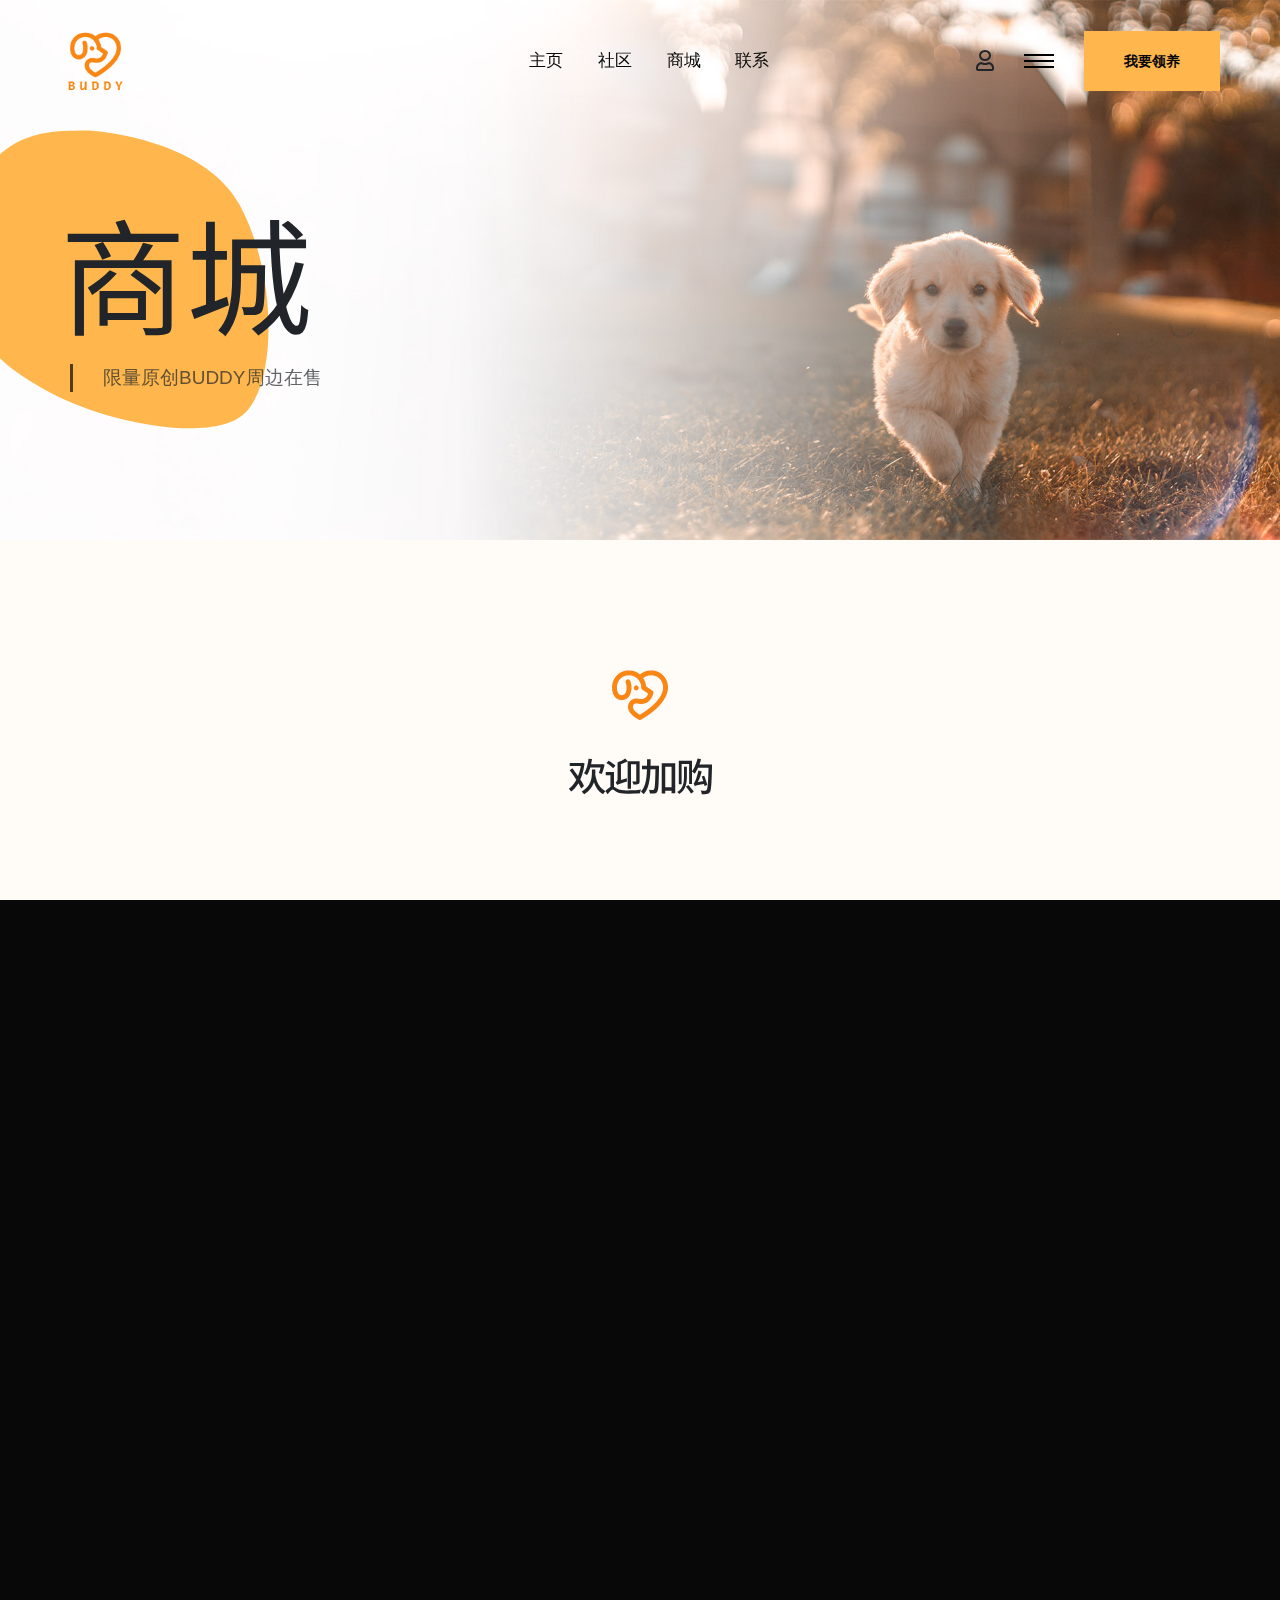
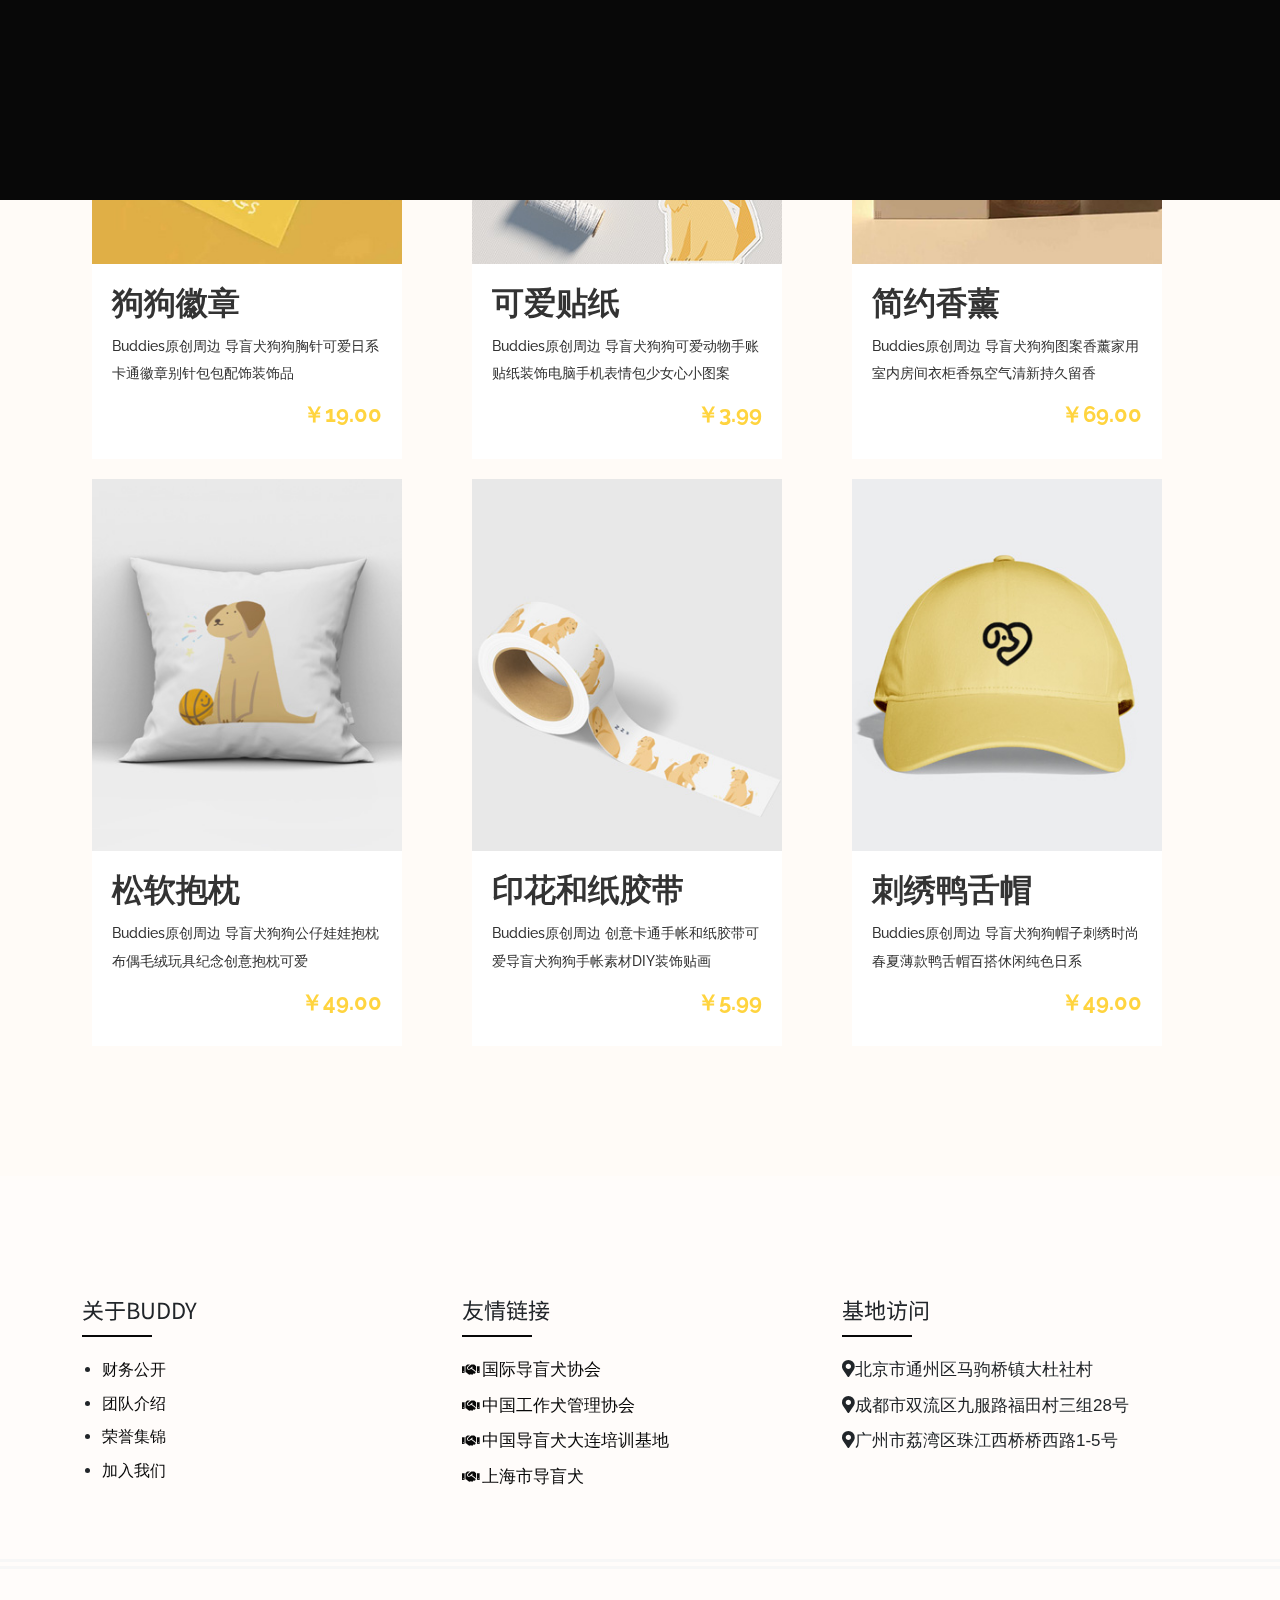
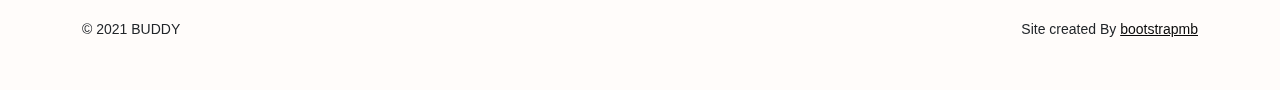
<file: FinalProject/shopping.html>
﻿<!doctype html>
<html lang="en">

<head>
  <!-- Global site tag (gtag.js) - Google Analytics -->
<script async src="https://www.googletagmanager.com/gtag/js?id=G-6H7EZJTKLZ"></script>
<script>
  window.dataLayer = window.dataLayer || [];
  function gtag(){dataLayer.push(arguments);}
  gtag('js', new Date());

  gtag('config', 'G-6H7EZJTKLZ');
</script>
  <meta charset="utf-8">
  <meta name="viewport" content="width=device-width, initial-scale=1, shrink-to-fit=no">
  <title>商城</title>

  <!-- FAVICON FILES -->
  <link href="ico/apple-touch-icon-144-precomposed.png" rel="apple-touch-icon" sizes="144x144">
  <link href="ico/apple-touch-icon-114-precomposed.png" rel="apple-touch-icon" sizes="114x114">
  <link href="ico/apple-touch-icon-72-precomposed.png" rel="apple-touch-icon" sizes="72x72">
  <link href="ico/apple-touch-icon-57-precomposed.png" rel="apple-touch-icon">
  <link href="ico/favicon.png" rel="shortcut icon">

  <!-- CSS FILES -->
  <link rel="stylesheet" href="css/fontawesome.min.css">
  <link rel="stylesheet" href="css/odometer.min.css">
  <link rel="stylesheet" href="css/fancybox.min.css">
  <link rel="stylesheet" href="css/swiper.min.css">
  <link rel="stylesheet" href="css/bootstrap.min.css">
  <link rel="stylesheet" href="css/style.css">
</head>

<body>
  <div class="preloader" id="preloader">
    <svg viewBox="0 0 1920 1080" preserveAspectRatio="none" version="1.1">
      <path
        d="M0,0 C305.333333,0 625.333333,0 960,0 C1294.66667,0 1614.66667,0 1920,0 L1920,1080 C1614.66667,1080 1294.66667,1080 960,1080 C625.333333,1080 305.333333,1080 0,1080 L0,0 Z">
      </path>
    </svg>
    <div class="inner">
      <canvas class="progress-bar" id="progress-bar" width="200" height="200"></canvas>
      <figure><img src="images/preloader.png" alt="Image"></figure>
      <small>Loading</small>
    </div>
    <!-- end inner -->
  </div>
  <!-- end preloder -->
  <div class="page-transition">
    <svg viewBox="0 0 1920 1080" preserveAspectRatio="none" version="1.1">
      <path
        d="M0,0 C305.333333,0 625.333333,0 960,0 C1294.66667,0 1614.66667,0 1920,0 L1920,1080 C1614.66667,980 1294.66667,930 960,930 C625.333333,930 305.333333,980 0,1080 L0,0 Z">
      </path>
    </svg>
  </div>
  <!-- end page-transition -->
  <div class="smooth-scroll">
    <div class="section-wrapper" data-scroll-section>
      <div class="search-box">
        <div class="container">
          <div class="form">
            <h3><img src="images/avatar.png"></h3>
            <h3>个人中心</h3>
            <input type="search" placeholder="请在此输入 ">
            <input type="submit" value="搜索">
          </div>
          <!-- end form -->
          <div class="search-events">
            <ul>
              <li>
                <h5><a href="#">新消息</a></h5></li>
              <li>
                <h5><a href="#">粉丝</a></h5></li>
              <li>
                <h5><a href="adopt-detail.html">我的领养</a></h5></li>
              <li>
                <h5><a href="#">我的地址</a></h5></li>
              <li>
                <h5><a href="#">申请历史</a></h5></li>
            </ul>
          </div>
          <!-- end search-events -->
        </div>
      </div>
      <!-- end search-box -->
      <aside class="side-widget">
        <svg viewBox="0 0 600 1080" preserveAspectRatio="none" version="1.1">
          <path d="M540,1080H0V0h540c0,179.85,0,359.7,0,539.54C540,719.7,540,899.85,540,1080z"></path>
        </svg>
        <figure class="logo"> <img src="images/logo-light.png" alt="Image"> </figure>
        <!-- end logo -->
        <div class="inner">
          <div class="widget">
            <p>| 团队介绍<br><br>导盲犬在中国是比国宝熊猫还稀少的存在，我国的导盲犬事业从2006年开始发展，但截止目前却不足200只，与此同时却有1700多万视障人士。我们常常看到导盲犬出行受阻的新闻，事实上人们的担忧并无必要。因为截止目前，世界上没有任何一例导盲犬伤人的案例。<br><br>因此，我们希望开发这个“云养导盲犬”的网站，一方面进行导盲犬的科普，另一方面为中国导盲犬公益事业的建设筹集资金，助力导盲犬的培养和残障人士的出行，与更多人共同打破残障人士在社会上“寸步难行”的局面。</p>
          </div>
          <!-- end widget -->
          <div class="widget">
            <h6 class="widget-title">Buddies</h6>
            <p>带来爱的光明</p>
          </div>
          <!-- end widget -->
        </div>
        <!-- end inner -->
        <div class="display-mobile">
          <!-- end custom-menu -->
          <div class="site-menu">
            <br>
            <ul>
              <li><a href="adopt.html">领养</a></li>
              <li><a href="community.html">社区</a></li>
              <li><a href="shopping.html">商城</a></li>
              <li><a href="contact.html">联系</a></li>
            </ul>
          </div>
          <!-- end site-menu -->
        </div>
        <!-- end display-mobile -->
      </aside>
      <nav class="navbar">
        <div class="logo"> <a href="index.html"> <img src="images/logo.png" alt="Image"> </a> </div>
        <!-- end logo -->
        <!-- end custom-menu -->
        <div class="custom-menu">
        </div>
        <div class="site-menu">
          <ul>
            <li><a href="index.html">主页</a></li>
            <li><a href="community.html">社区</a></li>
            <li><a href="shopping.html">商城</a></li>
            <li><a href="contact.html">联系</a></li>
          </ul>
        </div>
        <!-- end site-menu -->
        <div class="search-button"> <i class="far fa-user"></i> </div>
        <!-- end search-button -->
        <div class="hamburger-menu">
          <svg class="hamburger" width="30" height="30" viewBox="0 0 30 30">
            <path class="line line-top" d="M0,9h30" />
            <path class="line line-center" d="M0,15h30" />
            <path class="line line-bottom" d="M0,21h30" />
          </svg>
        </div>
        <!-- end hamburger-menu -->
        <div class="navbar-button"> <a href="adopt.html">我要领养</a> </div>
        <!-- end navbar-button -->
      </nav>
      <!-- end navbar -->
      <header class="page-header" data-background="images/page-header.jpg">
        <div class="inner">
          <svg width="580" height="400" class="svg-morph">
            <path id="svg_morph"
              d="m261,30.4375c0,0 114,6 151,75c37,69 37,174 6,206.5625c-31,32.5625 -138,11.4375 -196,-19.5625c-58,-31 -86,-62 -90,-134.4375c12,-136.5625 92,-126.5625 129,-127.5625z" />
          </svg>
          <h1>商城</h1>
          <p>限量原创BUDDY周边在售</p>
        </div>
        <!-- end inner -->
      </header>
      <!-- end page-header -->
      <section class="content-section" data-background="#fffbf7">
        <div class="container">
          <div class="row">
              <div class="col-12">
                <div class="section-title text-center">
                  <figure><img src="images/title-shape.png" alt="Image"></figure>
                  <h2 style="font-size: 3vw;">欢迎加购</h2>
                </div>
              </div>
            <div class="col-lg-4 col-md-6">
              <figure class="snip1268">
                <div class="image">
                  <img src="images/collection01.jpg" alt="sq-sample4" />
                  <div class="icons">
                    <a href="#"><i class="ion-star"></i></a>
                    <a href="#"> <i class="ion-share"></i></a>
                    <a href="#"> <i class="ion-search"></i></a>
                  </div>
                  <a href="#" class="add-to-cart">加入购物车</a>
                </div>
                <figcaption>
                  <h2>印花T恤</h2>
                  <p>Buddies原创周边 导盲犬狗狗印花短袖T恤夏季半袖宽松上衣情侣装纯色休闲</p>
                  <div class="price">￥99.00 </div>
                </figcaption>
              </figure>
            </div>
            <!-- end col-4 -->
            <div class="col-lg-4 col-md-6">
              <figure class="snip1268">
                <div class="image">
                  <img src="images/collection02.jpg" alt="sq-sample17" />
                  <div class="icons">
                    <a href="#"><i class="ion-star"></i></a>
                    <a href="#"> <i class="ion-share"></i></a>
                    <a href="#"> <i class="ion-search"></i></a>
                  </div>
                  <a href="#" class="add-to-cart">加入购物车</a>
                </div>
                <figcaption>
                  <h2>帆布包</h2>
                  <p>Buddies原创周边 帆布包导盲犬狗狗印花布袋包包手提环保袋卡通文艺简约大容量</p>
                  <div class="price">￥59.00 </div>
                </figcaption>
              </figure>
            </div>
            <!-- end col-4 -->
            <div class="col-lg-4">
              <figure class="snip1268">
                <div class="image">
                  <img src="images/collection03.jpg" alt="sq-sample15" />
                  <div class="icons">
                    <a href="#"><i class="ion-star"></i></a>
                    <a href="#"> <i class="ion-share"></i></a>
                    <a href="#"> <i class="ion-search"></i></a>
                  </div>
                  <a href="#" class="add-to-cart">加入购物车</a>
                </div>
                <figcaption>
                  <h2>吸管玻璃杯</h2>
                  <p>Buddies原创周边 导盲犬狗狗吸管杯奶茶牛奶果汁水杯可爱家用玻璃杯子大容量</p>
                  <div class="price">￥39.00 </div>
                </figcaption>
              </figure>
            </div>
            <!-- end col-4 -->
            <div class="col-lg-4">
              <figure class="snip1268">
                <div class="image">
                  <img src="images/collection04.jpg" alt="sq-sample15" />
                  <div class="icons">
                    <a href="#"><i class="ion-star"></i></a>
                    <a href="#"> <i class="ion-share"></i></a>
                    <a href="#"> <i class="ion-search"></i></a>
                  </div>
                  <a href="#" class="add-to-cart">加入购物车</a>
                </div>
                <figcaption>
                  <h2>狗狗徽章</h2>
                  <p>Buddies原创周边 导盲犬狗狗胸针可爱日系卡通徽章别针包包配饰装饰品</p>
                  <div class="price">￥19.00 </div>
                </figcaption>
              </figure>
            </div>
            <!-- end col-4 -->
            <div class="col-lg-4">
              <figure class="snip1268">
                <div class="image">
                  <img src="images/collection05.jpg" alt="sq-sample15" />
                  <div class="icons">
                    <a href="#"><i class="ion-star"></i></a>
                    <a href="#"> <i class="ion-share"></i></a>
                    <a href="#"> <i class="ion-search"></i></a>
                  </div>
                  <a href="#" class="add-to-cart">加入购物车</a>
                </div>
                <figcaption>
                  <h2>可爱贴纸</h2>
                  <p>Buddies原创周边 导盲犬狗狗可爱动物手账贴纸装饰电脑手机表情包少女心小图案</p>
                  <div class="price">￥3.99 </div>
                </figcaption>
              </figure>
            </div>
            <!-- end col-4 -->
            <div class="col-lg-4">
              <figure class="snip1268">
                <div class="image">
                  <img src="images/collection06.jpg" alt="sq-sample15" />
                  <div class="icons">
                    <a href="#"><i class="ion-star"></i></a>
                    <a href="#"> <i class="ion-share"></i></a>
                    <a href="#"> <i class="ion-search"></i></a>
                  </div>
                  <a href="#" class="add-to-cart">加入购物车</a>
                </div>
                <figcaption>
                  <h2>简约香薰</h2>
                  <p>Buddies原创周边 导盲犬狗狗图案香薰家用室内房间衣柜香氛空气清新持久留香</p>
                  <div class="price">￥69.00 </div>
                </figcaption>
              </figure>
            </div>
            <!-- end col-4 -->
            <div class="col-lg-4">
              <figure class="snip1268">
                <div class="image">
                  <img src="images/collection07.jpg" alt="sq-sample15" />
                  <div class="icons">
                    <a href="#"><i class="ion-star"></i></a>
                    <a href="#"> <i class="ion-share"></i></a>
                    <a href="#"> <i class="ion-search"></i></a>
                  </div>
                  <a href="#" class="add-to-cart">加入购物车</a>
                </div>
                <figcaption>
                  <h2>松软抱枕</h2>
                  <p>Buddies原创周边 导盲犬狗狗公仔娃娃抱枕布偶毛绒玩具纪念创意抱枕可爱</p>
                  <div class="price">￥49.00 </div>
                </figcaption>
              </figure>
            </div>
            <!-- end col-4 -->
            <div class="col-lg-4">
              <figure class="snip1268">
                <div class="image">
                  <img src="images/collection08.jpg" alt="sq-sample15" />
                  <div class="icons">
                    <a href="#"><i class="ion-star"></i></a>
                    <a href="#"> <i class="ion-share"></i></a>
                    <a href="#"> <i class="ion-search"></i></a>
                  </div>
                  <a href="#" class="add-to-cart">加入购物车</a>
                </div>
                <figcaption>
                  <h2>印花和纸胶带</h2>
                  <p>Buddies原创周边 创意卡通手帐和纸胶带可爱导盲犬狗狗手帐素材DIY装饰贴画</p>
                  <div class="price">￥5.99 </div>
                </figcaption>
              </figure>
            </div>
            <!-- end col-4 -->
            <div class="col-lg-4">
              <figure class="snip1268">
                <div class="image">
                  <img src="images/collection09.jpg" alt="sq-sample15" />
                  <div class="icons">
                    <a href="#"><i class="ion-star"></i></a>
                    <a href="#"> <i class="ion-share"></i></a>
                    <a href="#"> <i class="ion-search"></i></a>
                  </div>
                  <a href="#" class="add-to-cart">加入购物车</a>
                </div>
                <figcaption>
                  <h2>刺绣鸭舌帽</h2>
                  <p>Buddies原创周边 导盲犬狗狗帽子刺绣时尚春夏薄款鸭舌帽百搭休闲纯色日系</p>
                  <div class="price">￥49.00 </div>
                </figcaption>
              </figure>
            </div>
            <!-- end col-4 -->
          </div>
          <!-- end row -->
        </div>
      </section>

      <style>
        /* Icon set - http://ionicons.com */
        @import url(https://fonts.googleapis.com/css?family=Raleway:400,500,700);
        @import url(https://code.ionicframework.com/ionicons/2.0.1/css/ionicons.min.css);

        .snip1268 {
          font-family: 'Raleway', Arial, sans-serif;
          position: relative;
          overflow: hidden;
          margin: 10px;
          min-width: 220px;
          max-width: 310px;
          width: 100%;
          color: #333333;
          text-align: center;
          background-color: #ffffff;
          line-height: 1.6em;
        }

        .snip1268 * {
          -webkit-box-sizing: border-box;
          box-sizing: border-box;
          -webkit-transition: all 0.6s ease;
          transition: all 0.6s ease;
        }

        .snip1268 .image {
          position: relative;
        }

        .snip1268 img {
          max-width: 100%;
          vertical-align: top;
          -webkit-transition: opacity 0.35s;
          transition: opacity 0.35s;
        }

        .snip1268 .icons,
        .snip1268 .add-to-cart {
          position: absolute;
          left: 20px;
          right: 20px;
          opacity: 0;
        }

        .snip1268 .icons {
          -webkit-transform: translateY(-100%);
          transform: translateY(-100%);
          top: 20px;
          display: flex;
          justify-content: space-between;
        }

        .snip1268 .icons a {
          width: 32.5%;
          background: #ffffff;
        }

        .snip1268 .icons a:hover {
          background: #000000;
        }

        .snip1268 .icons a:hover i {
          color: #ffffff;
          opacity: 1;
        }

        .snip1268 .icons i {
          line-height: 46px;
          font-size: 20px;
          color: #000000;
          text-align: center;
          opacity: 0.7;
          margin: 0;
        }

        .snip1268 .add-to-cart {
          position: absolute;
          bottom: 20px;
          -webkit-transform: translateY(100%);
          transform: translateY(100%);
          font-size: 0.8em;
          color: #000000;
          line-height: 46px;
          letter-spacing: 1.5px;
          background-color: #ffffff;
          font-weight: 700;
          text-decoration: none;
          text-transform: uppercase;
        }

        .snip1268 .add-to-cart:hover {
          background: #000000;
          color: #ffffff;
        }

        .snip1268 figcaption {
          padding: 20px 20px 30px;
        }

        .snip1268 h2,
        .snip1268 p {
          margin: 0;
          text-align: left;
        }

        .snip1268 h2 {
          margin-bottom: 10px;
          font-weight: 700;
        }

        .snip1268 p {
          margin-bottom: 15px;
          font-size: 0.85em;
          font-weight: 500;
        }

        .snip1268 .price {
          font-size: 1.3em;
          color: #ffd43f;
          font-weight: 700;
          text-align: right;
        }

        .snip1268:hover img,
        .snip1268.hover img {
          opacity: 0.8;
        }

        .snip1268:hover .icons,
        .snip1268.hover .icons,
        .snip1268:hover .add-to-cart,
        .snip1268.hover .add-to-cart {
          -webkit-transform: translateY(0);
          transform: translateY(0);
          opacity: 1;
        }
      </style>

      <!-- end content-section -->
      <footer class="footer">
        <div class="container">
          <div class="row">
            <div class="col-lg-4 col-md-6">
              <h6 class="widget-title">关于BUDDY</h6>
              <ul class="footer-menu">
                <li><a href="#">财务公开</a></li>
                <li><a href="#">团队介绍</a></li>
                <li><a href="#">荣誉集锦</a></li>
                <li><a href="#">加入我们</a></li>
              </ul>
            </div>
            <!-- end col-4 -->
            <div class="col-lg-4 col-md-6">
              <h6 class="widget-title">友情链接</h6>
              <ul class="social-media">
                <li><a href="https://www.igdf.org.uk/"><i class="fa fa-handshake"></i>国际导盲犬协会</a></li>
                <li><a href="http://www.cwdma.org/"><i class="fa fa-handshake"></i>中国工作犬管理协会</a></li>
                <li><a href="http://www.chinaguidedog.org/pages/index.php?Itemid=8170"><i
                      class="fa fa-handshake"></i>中国导盲犬大连培训基地</a></li>
                <li><a href="http://www.shguidedogs.com/"><i class="fa fa-handshake"></i>上海市导盲犬</a></li>
              </ul>
            </div>
            <!-- end col-4 -->
            <div class="col-lg-4">
              <h6 class="widget-title">基地访问</h6>
              <ul class="social-media">
                <li><i class="fas fa-map-marker-alt"></i>北京市通州区马驹桥镇大杜社村</li>
                <li><i class="fas fa-map-marker-alt"></i>成都市双流区九服路福田村三组28号</li>
                <li><i class="fas fa-map-marker-alt"></i>广州市荔湾区珠江西桥桥西路1-5号</li>
              </ul>
            </div>
            <!-- end col-4 -->
          </div>
          <!-- end row -->
        </div>
        <!-- end container -->
        <div class="footer-bottom">
          <div class="container"> <span class="copyright">© 2021 BUDDY </span> <span class="creation">Site created By <a
                href="http://www.bootstrapmb.com/">bootstrapmb</a></span> </div>
          <!-- end container -->
        </div>
        <!-- end footer-bottom -->
      </footer>
      <!-- end footer -->
    </div>
  </div>

  <!-- JS FILES -->
  <script src="js/jquery.min.js"></script>
  <script src="js/bootstrap.min.js"></script>
  <script src="js/gsap.min.js"></script>
  <script src="js/locomotive-scroll.min.js"></script>
  <script src="js/ScrollTrigger.min.js"></script>
  <script src="js/kinetic-slider.js"></script>
  <script src="js/fancybox.min.js"></script>
  <script src="js/odometer.min.js"></script>
  <script src="js/swiper.min.js"></script>
  <script src="js/scripts.js"></script>
  <script>
      $(".hover").mouseleave(
      function () {
        $(this).removeClass("hover");
      }
    );
  </script>
</body>

</html>
</file>
<file: FinalProject/css/style.css>
/*

	// Table of contents //

		01. FONTS
		02. BODY
		03. LOCOMOTIVE
		04. HTML ELEMENTS
		05. LINKS
		06. FORM ELEMENTS
		07. SPACING
		08. ACCORDION
		09. HAMBURGER
		10. PRELOADER
		11. PAGE TRANSITION
		12. SEARCH BOX
		13. SIDE WIDGET
		14. NAVBAR 
		15. SLIDER
		16. PLAY NOW
		17. PAGE HEADER
		18. CONTENT SECTION
		19. VIDEO BG
		20. CUSTOM LINK
		21. CUSTOM BUTTON
		22. CIRCLE BUTTON
		23. IMAGE BOX
		24. SIDE ICON LIST
		25. IMAGE BOX CAROUSEL
		26. SIDE CONTENT
		27. SIDE IMAGE
		28. SIDE LIST
		29. SIDE ARTS
		30. COUNTER BOX
		31. IMAGE CONTENT BOX
		32. TESTIMONIALS BOX
		33. COLLECTION BOX
		34. EXHIBITION BOX
		35. TEXT BOX
		36. ART SLIDER
		37. HORIZONTAL SCROLL
		38. IMAGE ICON BOX
		39. CTA BOX
		40. NOTE BOX
		41. RECENT NEWS
		42. NEWSLETTER BOX
		43. CONTACT BOX
		44. CONTACT FORM
		45. GOOGLE MAPS
		46. BLOG POST
		47. SIDEBAR
		48. FOOTER

	

*/
@import url('https://fonts.googleapis.com/css2?family=Noto+Sans+SC:wght@100;300&family=ZCOOL+XiaoWei&display=swap');
* {
  outline: none !important;
}

body {
  margin: 0;
  padding: 0;
  font-family: 'DM Sans', sans-serif;
  font-size: 17px;
}

/* LOCOMOTIVE */
.no-transform {
  transform: none !important;
}

html.has-scroll-smooth {
  overflow: hidden;
}

html.has-scroll-dragging {
  -webkit-user-select: none;
  -moz-user-select: none;
  -ms-user-select: none;
  user-select: none;
}

.has-scroll-smooth body {
  overflow: hidden;
}

.has-scroll-smooth [data-scroll-container] {
  min-height: 100vh;
}

/* HTML ELEMENTS */
img {
  max-width: 100%;
}

iframe {
  max-width: 100%;
}

/* LINKS */
a {
  text-decoration: none;
  color: #080808;
}

a:hover {
  text-decoration: underline;
  color: #080808;
}

/* FORM ELEMENTS */
input[type="text"] {
  width: 420px;
  max-width: 100%;
  height: 70px;
  padding: 0 30px;
  border: 1px solid #cecece;
}

input[type="email"] {
  width: 420px;
  max-width: 100%;
  height: 70px;
  padding: 0 30px;
  border: 1px solid #cecece;
}

input[type="search"] {
  width: 420px;
  max-width: 100%;
  height: 70px;
  padding: 0 30px;
  border: 1px solid #cecece;
}

input[type="password"] {
  width: 420px;
  max-width: 100%;
  height: 70px;
  padding: 0 30px;
  border: 1px solid #cecece;
}

input[type="number"] {
  width: 420px;
  max-width: 100%;
  height: 70px;
  padding: 0 30px;
  border: 1px solid #cecece;
}

input[type="date"] {
  width: 420px;
  max-width: 100%;
  height: 70px;
  padding: 0 30px;
  border: 1px solid #cecece;
}

input[type="radio"] {
  width: 18px;
  height: 18px;
  display: inline-block;
  margin-right: 4px;
  transform: translateY(3px);
  appearance: none;
  background: #ededed;
  border-radius: 50%;
}

input[type="radio"]:checked {
  border: 6px solid #080808;
}

input[type="checkbox"] {
  width: 18px;
  height: 18px;
  display: inline-block;
  margin-right: 4px;
  transform: translateY(3px);
  appearance: none;
  background: #ededed;
}

input[type="checkbox"]:checked {
  border: 4px solid #ededed;
  background: #080808;
}

textarea {
  width: 520px;
  max-width: 100%;
  height: 140px;
  padding: 30px;
  border: 1px solid #cecece;
}

select {
  width: 420px;
  max-width: 100%;
  height: 70px;
  padding: 0 30px;
  border: 1px solid #cecece;
}

select {
  -webkit-appearance: none;
  -moz-appearance: none;
  background-image: linear-gradient(45deg, transparent 50%, gray 50%), linear-gradient(135deg, gray 50%, transparent 50%), linear-gradient(to right, #ccc, #ccc);
  background-position: calc(100% - 30px) 34px, calc(100% - 25px) 34px, calc(100% - 3.5em) 20px;
  background-size: 5px 5px, 5px 5px, 1px 40px;
  background-repeat: no-repeat;
}

select:focus {
  background-image: linear-gradient(45deg, gray 50%, transparent 50%), linear-gradient(135deg, transparent 50%, gray 50%), linear-gradient(to right, #ccc, #ccc);
  background-position: calc(100% - 25px) 34px, calc(100% - 30px) 34px, calc(100% - 3.5em) 20px;
  background-size: 5px 5px, 5px 5px, 1px 40px;
  background-repeat: no-repeat;
  border-color: gray;
  outline: 0;
}

select:-moz-focusring {
  color: transparent;
  text-shadow: 0 0 0 #000;
}

input[type="submit"] {
  height: 70px;
  display: inline-block;
  font-size: 14px;
  font-weight: 600;
  color: #080808;
  background: #FFB74D;
  border: none;
  padding: 0 50px;
}

button[type="submit"] {
  height: 70px;
  display: inline-block;
  font-size: 14px;
  font-weight: 600;
  color: #080808;
  background: #FFB74D;
  border: none;
  padding: 0 50px;
}
button[type="submit"] i {
  display: inline-block;
  margin-right: 8px;
  font-size: 18px;
  transform: translateY(2px);
}

/* SPACING */
.no-spacing {
  margin: 0 !important;
  padding: 0 !important;
}

.no-bottom-spacing {
  margin-bottom: 0 !important;
  padding-bottom: 0 !important;
}

.spacing-400 {
  height: 400px;
}

.spacing-200 {
  height: 200px;
}

.spacing-100 {
  height: 100px;
}

.spacing-50 {
  height: 50px;
}

/* ACCORDION */
.accordion {
  width: 100%;
  display: flex;
  flex-wrap: wrap;
}
.accordion dt {
  width: 100%;
  display: block;
  border-bottom: 1px solid #eee;
  padding: 15px 0;
}
.accordion dt a {
  display: flex;
  align-items: center;
  position: relative;
}
.accordion dt a:before {
  content: "\f078";
  width: 36px;
  height: 36px;
  display: flex;
  align-items: center;
  justify-content: center;
  margin-right: 15px;
  background: #FFB74D;
  border-radius: 50%;
  font-family: "Font Awesome 5 Pro";
  font-size: 13px;
}
.accordion dt a:hover {
  text-decoration: none;
}
.accordion dd {
  width: 100%;
  display: block;
  padding-top: 15px;
  margin-bottom: 30px;
}

/* HAMBURGER */
.hamburger path {
  -webkit-transform: translate3d(0, 0, 0);
  fill: transparent;
  stroke-width: 2px;
  stroke: #000;
  stroke-linecap: round;
  transition-duration: 0.7s;
  -webkit-transition-duration: 0.7s;
  transition-timing-function: cubic-bezier(0.86, 0, 0.09, 1);
  -webkit-transition-timing-function: cubic-bezier(0.86, 0, 0.09, 1);
}
.hamburger path.line-center {
  padding: 10px 0;
}
.hamburger.active .line-center {
  -moz-transform: translateX(-50px);
  -webkit-transform: translateX(-50px);
  -o-transform: translateX(-50px);
  -ms-transform: translateX(-50px);
  transform: translateX(-50px);
}
.hamburger.active .line-top {
  -moz-transform: rotate(45deg) translateX(6px) translateY(-9px);
  -webkit-transform: rotate(45deg) translateX(6px) translateY(-9px);
  -o-transform: rotate(45deg) translateX(6px) translateY(-9px);
  -ms-transform: rotate(45deg) translateX(6px) translateY(-9px);
  transform: rotate(45deg) translateX(6px) translateY(-9px);
}
.hamburger.active .line-bottom {
  -moz-transform: rotate(-45deg) translateX(-15px) translateY(0px);
  -webkit-transform: rotate(-45deg) translateX(-15px) translateY(0px);
  -o-transform: rotate(-45deg) translateX(-15px) translateY(0px);
  -ms-transform: rotate(-45deg) translateX(-15px) translateY(0px);
  transform: rotate(-45deg) translateX(-15px) translateY(0px);
}

/* PRELOADER */
.preloader {
  width: 100vw;
  height: 100%;
  display: flex;
  flex-wrap: wrap;
  align-items: center;
  justify-content: center;
  position: fixed;
  left: 0;
  top: 0;
  z-index: 99;
  transition: all cubic-bezier(0.785, 0.135, 0.15, 0.86) 1s;
  overflow: hidden;
}
.preloader .inner {
  display: inline-block;
  position: relative;
  z-index: 1;
  animation-name: preloader-inner;
  animation-duration: 0.8s;
  transition: all ease 0.8s;
}
.preloader .inner figure {
  width: 200px;
  height: 200px;
  display: flex;
  flex-wrap: wrap;
  align-items: center;
  justify-content: center;
  position: absolute;
  left: 0;
  top: 0;
  margin-bottom: 0;
}
.preloader .inner figure img {
  height: 70px;
}
.preloader .inner small {
  width: 100%;
  display: block;
  color: #fff;
  font-family: 'Noto Sans SC', sans-serif;
  font-size: 18px;
  text-align: center;
  margin-top: 15px;
}
.preloader .inner .progress-bar {
  background: none;
}
.preloader svg {
  width: 100%;
  height: 100%;
  position: absolute;
  left: 0;
  top: 0;
  fill: #080808;
}
.preloader svg path {
  animation-name: preloader-svg;
  -webkit-animation-timing-function: cubic-bezier(0.785, 0.135, 0.15, 0.86);
  -moz-animation-timing-function: cubic-bezier(0.785, 0.135, 0.15, 0.86);
  -o-animation-timing-function: cubic-bezier(0.785, 0.135, 0.15, 0.86);
  -ms-animation-timing-function: cubic-bezier(0.785, 0.135, 0.15, 0.86);
  animation-timing-function: cubic-bezier(0.785, 0.135, 0.15, 0.86);
  animation-duration: 0.7s;
  animation-play-state: paused;
  animation-fill-mode: forwards;
}

/* BEFORE PAGE LOADED */
.navbar {
  transform: translateY(-100%);
  transition-duration: 0.7s;
  -webkit-transition-duration: 0.7s;
  transition-timing-function: cubic-bezier(0.86, 0, 0.09, 1);
  -webkit-transition-timing-function: cubic-bezier(0.86, 0, 0.09, 1);
  transition-delay: 0.20s;
}

.slider {
  transform: scale(1.4);
  transition-duration: 0.7s;
  -webkit-transition-duration: 0.7s;
  transition-timing-function: cubic-bezier(0.86, 0, 0.09, 1);
  -webkit-transition-timing-function: cubic-bezier(0.86, 0, 0.09, 1);
  transition-delay: 0.25s;
  opacity: 0;
}

.page-header {
  transform: scale(1.4);
  transition-duration: 0.7s;
  -webkit-transition-duration: 0.7s;
  transition-timing-function: cubic-bezier(0.86, 0, 0.09, 1);
  -webkit-transition-timing-function: cubic-bezier(0.86, 0, 0.09, 1);
  transition-delay: 0.25s;
  opacity: 0;
}

/* PAGE LOADED */
.page-loaded .preloader {
  top: 100%;
}

.page-loaded .preloader .inner {
  transform: translateY(50px);
  opacity: 0;
}

.page-loaded .preloader svg path {
  animation-play-state: running;
}

.page-loaded .navbar {
  transform: translateY(0);
}

.page-loaded .slider {
  transform: scale(1);
  opacity: 1;
}

.page-loaded .page-header {
  transform: scale(1);
  opacity: 1;
}

/* PAGE TRANSITION */
.page-transition {
  width: 100%;
  height: 100%;
  position: fixed;
  left: 0;
  top: -100%;
  z-index: 99;
  transition: all cubic-bezier(0.785, 0.135, 0.15, 0.86) 0.7s;
  overflow: hidden;
}
.page-transition.active {
  top: 0;
}
.page-transition.active svg path {
  animation-name: page-transition;
  -webkit-animation-timing-function: cubic-bezier(0.785, 0.135, 0.15, 0.86);
  -moz-animation-timing-function: cubic-bezier(0.785, 0.135, 0.15, 0.86);
  -o-animation-timing-function: cubic-bezier(0.785, 0.135, 0.15, 0.86);
  -ms-animation-timing-function: cubic-bezier(0.785, 0.135, 0.15, 0.86);
  animation-timing-function: cubic-bezier(0.785, 0.135, 0.15, 0.86);
  animation-duration: 1s;
  animation-fill-mode: forwards;
}
.page-transition svg {
  width: 100%;
  height: 100%;
  position: absolute;
  left: 0;
  top: 0;
  fill: #080808;
}

/* SEARCH BOX */
.search-box {
  width: 100%;
  height: 100vh;
  display: flex;
  flex-wrap: wrap;
  position: absolute;
  left: 0;
  top: 0;
  z-index: 8;
  background: #fff;
  align-items: center;
  opacity: 0;
  visibility: hidden;
  -webkit-transition: .25s ease-in-out;
  -moz-transition: .25s ease-in-out;
  -ms-transition: .25s ease-in-out;
  -o-transition: .25s ease-in-out;
  transition: .25s ease-in-out;
}
.search-box.active {
  opacity: 1;
  visibility: visible;
}
.search-box .container {
  display: flex;
  flex-wrap: wrap;
}
.search-box .container .form {
  width: 100%;
  display: flex;
  flex-wrap: wrap;
  justify-content: center;
  text-align: center;
  margin-bottom: 40px;
}
.search-box .container .form h3 {
  width: 100%;
  display: block;
  font-family: 'Noto Sans SC', sans-serif;
  margin-bottom: 30px;
  font-size: 30px;
}
.search-box .container .form input[type="search"] {
  width: 70%;
  border: none;
  border-bottom: 2px solid #eee;
  margin: 0 15%;
  margin-bottom: 20px;
  font-size: 19px;
}
.search-box .container .search-events {
  width: 100%;
  display: block;
  margin-top: 5vh;
}
.search-box .container .search-events ul {
  width: 100%;
  display: flex;
  flex-wrap: wrap;
  margin: 0;
  padding: 0;
}
.search-box .container .search-events ul li {
  flex: 1;
  margin: 0;
  padding: 0 5%;
  list-style: none;
  text-align: center;
}
.search-box .container .search-events ul li h5 {
  width: 100%;
  display: block;
  font-size: 20px;
  font-family: 'Noto Sans SC', sans-serif;
  font-weight: 400;
}
.search-box .container .search-events ul li h5 a {
  display: inline;
  background-image: -moz-linear-gradient(rgba(0, 0, 0, 0) calc(99% - 1px), #080808 2px);
  background-image: -webkit-linear-gradient(rgba(0, 0, 0, 0) calc(99% - 1px), #080808 2px);
  background-image: linear-gradient(rgba(0, 0, 0, 0) calc(99% - 1px), #080808 1px);
  background-repeat: no-repeat;
  background-size: 0% 100%;
  transition: background-size 0.5s;
}
.search-box .container .search-events ul li h5 a:hover {
  background-size: 100% 100%;
  text-decoration: none;
}
.search-box .container .search-events ul li small {
  width: 100%;
  display: block;
  opacity: 0.7;
}

/* SIDE WIDGET */
.side-widget {
  width: 540px;
  max-width: 80vw;
  height: 100vh;
  min-height: 500px;
  display: flex;
  flex-wrap: wrap;
  position: fixed;
  left: -100%;
  top: 0;
  z-index: 10;
  padding: 30px 50px;
  padding-right: 110px;
  color: #fff;
  transition-duration: 0.7s;
  -webkit-transition-duration: 0.7s;
  transition-timing-function: cubic-bezier(0.86, 0, 0.09, 1);
  -webkit-transition-timing-function: cubic-bezier(0.86, 0, 0.09, 1);
  overflow: auto;
}
.side-widget.active {
  left: 0;
}
.side-widget.active .logo {
  opacity: 1;
  transform: translateX(0);
}
.side-widget.active .inner {
  opacity: 1;
  transform: translateX(0);
}
.side-widget.active .display-mobile {
  opacity: 1;
  transform: translateX(0);
}
.side-widget.active svg path {
  animation-name: side-widget-in;
  -webkit-animation-timing-function: cubic-bezier(0.785, 0.135, 0.15, 0.86);
  -moz-animation-timing-function: cubic-bezier(0.785, 0.135, 0.15, 0.86);
  -o-animation-timing-function: cubic-bezier(0.785, 0.135, 0.15, 0.86);
  -ms-animation-timing-function: cubic-bezier(0.785, 0.135, 0.15, 0.86);
  animation-timing-function: cubic-bezier(0.785, 0.135, 0.15, 0.86);
  animation-duration: 0.8s;
  animation-fill-mode: forwards;
}
.side-widget svg {
  width: 100%;
  height: 100%;
  position: absolute;
  right: 0;
  top: 0;
  fill: #080808;
  opacity: 0.85;
}
.side-widget svg path {
  animation-name: side-widget-out;
  -webkit-animation-timing-function: cubic-bezier(0.785, 0.135, 0.15, 0.86);
  -moz-animation-timing-function: cubic-bezier(0.785, 0.135, 0.15, 0.86);
  -o-animation-timing-function: cubic-bezier(0.785, 0.135, 0.15, 0.86);
  -ms-animation-timing-function: cubic-bezier(0.785, 0.135, 0.15, 0.86);
  animation-timing-function: cubic-bezier(0.785, 0.135, 0.15, 0.86);
  animation-duration: 0.8s;
  animation-fill-mode: forwards;
}
.side-widget .logo {
  width: 100%;
  display: block;
  margin-bottom: 20px;
  position: relative;
  opacity: 0;
  -webkit-transition: .25s ease-in-out;
  -moz-transition: .25s ease-in-out;
  -ms-transition: .25s ease-in-out;
  -o-transition: .25s ease-in-out;
  transition: .25s ease-in-out;
  transform: translateX(-100px);
}
.side-widget .logo img {
  height: 62px;
}
.side-widget .inner {
  width: 100%;
  display: flex;
  flex-wrap: wrap;
  position: relative;
  opacity: 0;
  -webkit-transition: .25s ease-in-out;
  -moz-transition: .25s ease-in-out;
  -ms-transition: .25s ease-in-out;
  -o-transition: .25s ease-in-out;
  transition: .25s ease-in-out;
  transform: translateX(-100px);
}
.side-widget .inner .widget {
  width: 100%;
  display: block;
  margin-bottom: 30px;
}
.side-widget .inner .widget:last-child {
  margin-bottom: 0;
}
.side-widget .inner .widget p:last-child {
  margin-bottom: 0;
  font-weight: 400;
  opacity: 0.8;
}
.side-widget .inner .widget-title {
  width: 100%;
  display: block;
  font-size: 26px;
  font-family: 'Noto Sans SC', sans-serif;
  margin-bottom: 15px;
  color: #FFB74D;
}
.side-widget .display-mobile {
  width: 100%;
  height: 100%;
  display: flex;
  flex-wrap: wrap;
  position: relative;
  opacity: 0;
  -webkit-transition: .25s ease-in-out;
  -moz-transition: .25s ease-in-out;
  -ms-transition: .25s ease-in-out;
  -o-transition: .25s ease-in-out;
  transition: .25s ease-in-out;
  transform: translateX(-100px);
  display: none;
}
.side-widget .display-mobile .custom-menu {
  width: 100%;
  display: block;
  margin-top: auto;
}
.side-widget .display-mobile .custom-menu ul {
  width: 100%;
  margin: 0;
}
.side-widget .display-mobile .custom-menu ul li {
  width: 100%;
  font-family: 'Noto Sans SC', sans-serif;
  font-size: 20px;
}
.side-widget .display-mobile .custom-menu ul li a {
  display: inline-block;
  color: #fff;
  margin: 5px 0;
}
.side-widget .display-mobile .custom-menu ul li a:hover {
  text-decoration: none;
  color: #FFB74D;
}
.side-widget .display-mobile .site-menu {
  width: 100%;
  display: block;
  margin-bottom: auto;
  margin-top: 10px;
}
.side-widget .display-mobile .site-menu ul {
  width: 100%;
  margin: 0;
}
.side-widget .display-mobile .site-menu ul li {
  width: 100%;
  font-family: 'Noto Sans SC', sans-serif;
  font-size: 20px;
}
.side-widget .display-mobile .site-menu ul li a {
  display: inline-block;
  color: #fff;
  margin: 5px 0;
}
.side-widget .display-mobile .site-menu ul li a:hover {
  text-decoration: none;
  color: #FFB74D;
}

/* NAVBAR */
.navbar {
  width: 100%;
  display: flex;
  flex-wrap: wrap;
  justify-content: space-between;
  padding: 30px 60px;
  position: absolute;
  left: 0;
  top: 0;
  z-index: 9;
}
.navbar.light {
  color: #fff;
}
.navbar.light .custom-menu ul li a {
  color: #fff;
}
.navbar.light .site-menu ul li a {
  color: #fff;
}
.navbar.light .hamburger-menu .hamburger path {
  stroke: #fff;
}
.navbar.light .navbar-button a {
  border: 3px solid transparent;
  line-height: 56px;
}
.navbar.light .navbar-button a:hover {
  border-color: #FFB74D;
  background: none;
  color: #fff;
}
.navbar .logo {
  display: inline-block;
}
.navbar .logo a {
  display: block;
}
.navbar .logo a img {
  height: 62px;
}
.navbar .custom-menu {
  display: inline-block;
  margin: 0 auto;
}
.navbar .custom-menu ul {
  width: 100%;
  display: block;
  margin: 0;
  padding: 0;
}
.navbar .custom-menu ul li {
  display: inline-block;
  margin: 0 5px;
  padding: 0;
  list-style: none;
}
.navbar .custom-menu ul li a {
  display: inline-block;
  position: relative;
}
.navbar .custom-menu ul li a:hover {
  text-decoration: none;
}
.navbar .custom-menu ul li a:before {
  content: '';
  display: block;
  position: absolute;
  left: 0;
  bottom: -4px;
  height: 4px;
  width: 0;
  transition: width 0s ease, background .25s ease;
}
.navbar .custom-menu ul li a:after {
  content: '';
  display: block;
  position: absolute;
  right: 0;
  bottom: -4px;
  height: 4px;
  width: 0;
  background: #FFB74D;
  transition: width .25s ease;
}
.navbar .custom-menu ul li a:hover:before {
  width: 50%;
  background: #FFB74D;
  transition: width .25s ease;
}
.navbar .custom-menu ul li a:hover:after {
  width: 100%;
  background: transparent;
  transition: all 0s ease;
}
.navbar .site-menu {
  display: inline-block;
}
.navbar .site-menu ul {
  width: 100%;
  display: block;
  margin: 0;
  padding: 0;
}
.navbar .site-menu ul li {
  display: inline-block;
  margin: 0 15px;
  padding: 0;
  list-style: none;
}
.navbar .site-menu ul li a {
  display: inline-block;
  position: relative;
}
.navbar .site-menu ul li a:hover {
  text-decoration: none;
}
.navbar .site-menu ul li a:before {
  content: '';
  display: block;
  position: absolute;
  left: 0;
  bottom: -4px;
  height: 4px;
  width: 0;
  transition: width 0s ease, background .25s ease;
}
.navbar .site-menu ul li a:after {
  content: '';
  display: block;
  position: absolute;
  right: 0;
  bottom: -4px;
  height: 4px;
  width: 0;
  background: #FFB74D;
  transition: width .25s ease;
}
.navbar .site-menu ul li a:hover:before {
  width: 50%;
  background: #FFB74D;
  transition: width .25s ease;
}
.navbar .site-menu ul li a:hover:after {
  width: 100%;
  background: transparent;
  transition: all 0s ease;
}
.navbar .search-button {
  height: 30px;
  line-height: 34px;
  display: inline-block;
  margin-left: auto;
}
.navbar .search-button i {
  display: inline-block;
  font-size: 21px;
  cursor: pointer;
}
.navbar .hamburger-menu {
  margin-left: 30px;
  display: inline-block;
  cursor: pointer;
}
.navbar .navbar-button {
  margin-left: 30px;
}
.navbar .navbar-button a {
  height: 60px;
  line-height: 60px;
  display: inline-block;
  padding: 0 40px;
  background: #FFB74D;
  color: #080808;
  font-size: 14px;
  font-weight: 700;
  -webkit-transition: .25s ease-in-out;
  -moz-transition: .25s ease-in-out;
  -ms-transition: .25s ease-in-out;
  -o-transition: .25s ease-in-out;
  transition: .25s ease-in-out;
}
.navbar .navbar-button a:hover {
  text-decoration: none;
  background: #080808;
  color: #fff;
}

/* SLIDER */
.slider {
  width: 100%;
  height: 100vh;
  display: flex;
  flex-wrap: wrap;
  align-items: center;
  position: relative;
  overflow: hidden;
}
.slider .container-fluid {
  width: calc(100% - 120px);
  margin: 0 60px;
}
.slider .kinetic-slider {
  width: 100vw;
  height: 100vh;
  position: absolute;
  left: 0;
  top: 0;
  background: #080808;
}
.slider .kinetic-slider canvas {
  width: 100% !important;
  height: auto !important;
  transform: none !important;
}
.slider .kinetic-texts {
  width: 100%;
  height: 100vh;
  display: flex;
  flex-wrap: wrap;
  padding-top: 32px;
  color: #fff;
}
.slider .kinetic-texts .swiper-slide {
  display: flex;
  flex-wrap: wrap;
  align-items: center;
}
.slider .kinetic-texts .swiper-slide * {
  -webkit-transition: .25s ease-in-out;
  -moz-transition: .25s ease-in-out;
  -ms-transition: .25s ease-in-out;
  -o-transition: .25s ease-in-out;
  transition: .25s ease-in-out;
  opacity: 0;
}
.slider .kinetic-texts .swiper-slide.swiper-slide-active * {
  opacity: 1;
}
.slider .kinetic-texts .swiper-slide h1 {
  font-size: 126px;
  font-weight: 400;
  font-family: 'Noto Sans SC', sans-serif;
  line-height: 1;
  margin-bottom: 30px;
}
.slider .kinetic-texts .swiper-slide p {
  font-size: 19px;
  margin: 0;
  opacity: 0.7;
  padding-left: 30px;
  border-left: 3px solid #fff;
  margin-left: 10px;
}
.slider .slider-images {
  width: 100%;
  height: 100%;
  display: flex;
  flex-wrap: wrap;
  align-items: center;
  position: absolute;
  left: 0;
  top: 0;
  overflow: hidden;
}
.slider .slider-images .swiper-slide {
  background-size: cover !important;
}
.slider .slider-images .swiper-slide .mobile-slide {
  width: 100%;
  height: 100%;
  position: absolute;
  left: 0;
  top: 0;
  background-size: cover !important;
  display: none;
}
.slider .slider-texts {
  width: 100%;
  display: flex;
  flex-wrap: wrap;
  padding-top: 32px;
}
.slider .slider-texts .svg-morph {
  position: absolute;
  top: calc(50% - 200px);
  left: 50%;
  transform: translateX(-140%);
}
.slider .slider-texts .svg-morph path {
  fill: #FFB74D;
  animation-name: svg-morph;
  -webkit-animation-timing-function: cubic-bezier(0.785, 0.135, 0.15, 0.86);
  -moz-animation-timing-function: cubic-bezier(0.785, 0.135, 0.15, 0.86);
  -o-animation-timing-function: cubic-bezier(0.785, 0.135, 0.15, 0.86);
  -ms-animation-timing-function: cubic-bezier(0.785, 0.135, 0.15, 0.86);
  animation-timing-function: cubic-bezier(0.785, 0.135, 0.15, 0.86);
  animation-duration: 8s;
  animation-fill-mode: both;
  animation-direction: alternate-reverse;
  animation-iteration-count: infinite;
  animation-play-state: running;
}
.slider .slider-texts .swiper-slide {
  display: flex;
  flex-wrap: wrap;
  align-items: center;
}
.slider .slider-texts .swiper-slide h1 {
  font-size: 126px;
  font-weight: 400;
  font-family: 'ZCOOL XiaoWei', serif;
  line-height: 1;
  margin-bottom: 30px;
}
.slider .slider-texts .swiper-slide p {
  font-size: 19px;
  margin: 0;
  opacity: 0.7;
  padding-left: 30px;
  border-left: 3px solid #080808;
  margin-left: 10px;
}
.slider .swiper-fraction {
  width: 200px;
  color: #fff;
}
.slider .swiper-fraction span {
  width: 22px;
  display: inline-block;
  color: #080808;
  font-weight: 700;
}
.slider .swiper-fraction span:before {
  content: "0";
}
.slider .swiper-fraction .swiper-pagination-current {
  margin-right: 122px;
}
.slider .swiper-pagination-progressbar {
  top: auto;
  bottom: 56px;
  left: 50px;
  width: 100px;
  height: 2px;
  background: rgba(0, 0, 0, 0.1);
}
.slider .swiper-pagination-progressbar .swiper-pagination-progressbar-fill {
  background: #080808;
}
.slider .slider-nav {
  display: flex;
  height: 70px;
  margin-top: -70px;
  position: relative;
  z-index: 3;
}
.slider .slider-nav .button-prev {
  width: 64px;
  height: 64px;
  display: flex;
  justify-content: center;
  align-items: center;
  font-size: 30px;
  background: #F98712;
  color: #ffd43f;
  margin-left: auto;
  margin-right: 8px;
  position: relative;
  z-index: 3;
  cursor: pointer;
  transform: translateY(-22px);
  border-radius: 50%;
  -webkit-transition: .25s ease-in-out;
  -moz-transition: .25s ease-in-out;
  -ms-transition: .25s ease-in-out;
  -o-transition: .25s ease-in-out;
  transition: .25s ease-in-out;
}
.slider .slider-nav .button-prev:hover {
  background: #ffd43f;
  color: #F98712;
}
.slider .slider-nav .button-next {
  width: 64px;
  height: 64px;
  display: flex;
  justify-content: center;
  align-items: center;
  font-size: 30px;
  background: #F98712;
  color: #ffd43f;
  position: relative;
  z-index: 3;
  cursor: pointer;
  transform: translateY(-22px);
  border-radius: 50%;
  -webkit-transition: .25s ease-in-out;
  -moz-transition: .25s ease-in-out;
  -ms-transition: .25s ease-in-out;
  -o-transition: .25s ease-in-out;
  transition: .25s ease-in-out;
}
.slider .slider-nav .button-next:hover {
  background: #ffd43f;
  color: #F98712;
}

/* PLAY NOW */
.play-now {
  position: relative;
  width: 340px;
  height: 340px;
  position: absolute;
  left: 50%;
  bottom: 0;
  z-index: 4;
  overflow: hidden;
  margin-left: -100px;
}
.play-now .play-btn {
  position: absolute;
  left: 50%;
  top: 50%;
  z-index: 1;
  width: 0;
  height: 0;
  border-style: solid;
  border-width: 25px 0 25px 40px;
  border-color: transparent transparent transparent #080808;
  transform: translateX(-50%) translateY(-50%);
}
.play-now text {
  font-size: 13px;
  font-weight: 700;
  letter-spacing: 4px;
  fill: #080808;
}
.play-now svg {
  position: absolute;
  left: 0;
  top: 0;
  width: 100%;
  height: 340px;
  -webkit-animation-name: rotate;
  -moz-animation-name: rotate;
  -ms-animation-name: rotate;
  -o-animation-name: rotate;
  animation-name: rotate;
  -webkit-animation-duration: 10s;
  -moz-animation-duration: 10s;
  -ms-animation-duration: 10s;
  -o-animation-duration: 10s;
  animation-duration: 10s;
  -webkit-animation-iteration-count: infinite;
  -moz-animation-iteration-count: infinite;
  -ms-animation-iteration-count: infinite;
  -o-animation-iteration-count: infinite;
  animation-iteration-count: infinite;
  -webkit-animation-timing-function: linear;
  -moz-animation-timing-function: linear;
  -ms-animation-timing-function: linear;
  -o-animation-timing-function: linear;
  animation-timing-function: linear;
}

/* PAGE HEADER */
.page-header {
  width: 100%;
  height: 540px;
  display: flex;
  flex-wrap: wrap;
  align-items: center;
  position: relative;
  overflow: hidden;
  background-size: cover !important;
}
.page-header .inner {
  width: 100%;
  display: block;
  padding: 0 60px;
  position: relative;
  margin-top: 60px;
}
.page-header .inner h1 {
  font-size: 126px;
  font-weight: 400;
  font-family: 'Noto Sans SC', sans-serif;
  line-height: 1;
  margin-bottom: 30px;
  position: relative;
}
.page-header .inner p {
  font-size: 19px;
  margin: 0;
  opacity: 0.7;
  padding-left: 30px;
  border-left: 3px solid #080808;
  margin-left: 10px;
  position: relative;
  padding-right: 50%;
}
.page-header .inner .svg-morph {
  position: absolute;
  top: calc(50% - 200px);
  left: 50%;
  z-index: 0;
  transform: translateX(-140%);
}
.page-header .inner .svg-morph path {
  fill: #FFB74D;
  animation-name: svg-morph;
  -webkit-animation-timing-function: cubic-bezier(0.785, 0.135, 0.15, 0.86);
  -moz-animation-timing-function: cubic-bezier(0.785, 0.135, 0.15, 0.86);
  -o-animation-timing-function: cubic-bezier(0.785, 0.135, 0.15, 0.86);
  -ms-animation-timing-function: cubic-bezier(0.785, 0.135, 0.15, 0.86);
  animation-timing-function: cubic-bezier(0.785, 0.135, 0.15, 0.86);
  animation-duration: 8s;
  animation-fill-mode: both;
  animation-direction: alternate-reverse;
  animation-iteration-count: infinite;
  animation-play-state: running;
}

/* CONTENT SECTION */
.content-section {
  width: 100%;
  display: block;
  padding: 120px 0;
  position: relative;
  background-size: cover !important;
  background-position: center !important;
}
.content-section .container {
  position: relative;
  z-index: 1;
}
.content-section .container-fluid {
  position: relative;
  z-index: 1;
}

.bottom-white {
  position: relative;
}
.bottom-white:before {
  content: "";
  width: 100%;
  height: 140px;
  background: #fff;
  position: absolute;
  left: 0;
  bottom: 0;
}
.bottom-white:before .container {
  position: relative;
  z-index: 1;
}

/* VIDEO BG */
.video-bg {
  width: 100%;
  height: 100%;
  display: flex;
  flex-wrap: wrap;
  position: absolute;
  left: 0;
  top: 0;
  overflow: hidden;
}
.video-bg:after {
  content: "";
  width: 100%;
  height: 100%;
  position: absolute;
  left: 0;
  top: 0;
  background: #080808;
  z-index: 1;
  opacity: 0.85;
}
.video-bg video {
  min-width: 100%;
  min-height: 100%;
  position: absolute;
  left: 0;
  top: 0;
}

/* SECTION TITLE */
.section-title {
  width: 100%;
  display: flex;
  flex-wrap: wrap;
  margin-bottom: 100px;
}
.section-title figure {
  width: 100%;
  display: block;
  margin-bottom: 25px;
}
.section-title figure img {
  height: 70px;
}
.section-title h6 {
  width: 100%;
  display: block;
  margin-bottom: 10px;
  font-weight: 400;
  font-size: 14px;
  letter-spacing: 3px;
  opacity: 0.5;
}
.section-title h2 {
  width: 100%;
  display: block;
  margin-bottom: 0;
  font-size: 92px;
  font-family: 'Noto Sans SC', sans-serif;
  letter-spacing: -2px;
  line-height: 1;
}
.section-title h2 strong {
  font-weight: 600;
}

/* CUSTOM LINK */
.custom-link {
  display: inline-block;
  position: relative;
}
.custom-link:hover {
  text-decoration: none;
}
.custom-link:before {
  content: '';
  display: block;
  position: absolute;
  left: 0;
  bottom: -4px;
  height: 4px;
  width: 0;
  transition: width 0s ease, background .25s ease;
}
.custom-link:after {
  content: '';
  display: block;
  position: absolute;
  right: 0;
  bottom: -4px;
  height: 4px;
  width: 0;
  background: #FFB74D;
  transition: width .25s ease;
}
.custom-link:hover:before {
  width: 50%;
  background: #FFB74D;
  transition: width .25s ease;
}
.custom-link:hover:after {
  width: 100%;
  background: transparent;
  transition: all 0s ease;
}

/* CUSTOM BUTTON */
.col-12.text-center .custom-button {
  margin-top: 50px;
}

.custom-button {
  height: 70px;
  line-height: 70px;
  display: inline-block;
  background: #FFB74D;
  padding: 0 40px;
  color: #080808;
  font-size: 14px;
  font-weight: 700;
  position: relative;
  -webkit-transition: .25s ease-in-out;
  -moz-transition: .25s ease-in-out;
  -ms-transition: .25s ease-in-out;
  -o-transition: .25s ease-in-out;
  transition: .25s ease-in-out;
}
.custom-button:before {
  content: "";
  width: 100%;
  height: 100%;
  position: absolute;
  left: 0;
  top: 0;
  border: 2px solid transparent;
  -webkit-transition: .25s ease-in-out;
  -moz-transition: .25s ease-in-out;
  -ms-transition: .25s ease-in-out;
  -o-transition: .25s ease-in-out;
  transition: .25s ease-in-out;
}
.custom-button:hover {
  text-decoration: none;
  line-height: 80px;
  text-indent: 6px;
}
.custom-button:hover:before {
  top: 6px;
  left: 6px;
  border-color: #080808;
}

/* CIRCLE BUTTON */
.text-center .circle-button {
  margin: 0 auto;
}

.circle-button {
  width: 158px;
  height: 158px;
  display: flex;
  flex-wrap: wrap;
  align-items: center;
  justify-content: center;
  position: relative;
  border: 1px solid #080808;
  border-radius: 50%;
  text-align: center;
  font-weight: 500;
}
.circle-button:before {
  content: "";
  width: 100%;
  height: 100%;
  position: absolute;
  left: -5px;
  top: -5px;
  border: 1px solid #080808;
  border-radius: 50%;
  -webkit-transition: .25s ease-in-out;
  -moz-transition: .25s ease-in-out;
  -ms-transition: .25s ease-in-out;
  -o-transition: .25s ease-in-out;
  transition: .25s ease-in-out;
}
.circle-button:hover {
  text-decoration: none;
}
.circle-button:hover:before {
  left: 0;
  top: 0;
  opacity: 0;
}

/* IMAGE BOX */
.image-box {
  width: 100%;
  display: block;
  margin: 0;
  position: relative;
  overflow: hidden;
}
.image-box.is-inview img {
  opacity: 1;
  transform: scale(1);
}
.image-box img {
  width: 100%;
  opacity: 0;
  transform: scale(1.2);
  transition-duration: 0.7s;
  -webkit-transition-duration: 0.7s;
  transition-timing-function: cubic-bezier(0.86, 0, 0.09, 1);
  -webkit-transition-timing-function: cubic-bezier(0.86, 0, 0.09, 1);
}

/* SIDE ICON LIST */
.side-icon-list {
  width: 100%;
  display: flex;
  flex-wrap: wrap;
  padding-right: 80px;
}
.side-icon-list.right-side {
  padding-right: 0;
  padding-left: 80px;
}
.side-icon-list ul {
  width: 100%;
  display: block;
  margin: 0;
  padding: 0;
}
.side-icon-list ul li {
  width: 100%;
  display: block;
  margin-bottom: 50px;
  padding: 0;
  list-style: none;
}
.side-icon-list ul li:last-child {
  margin-bottom: 0;
}
.side-icon-list ul li figure {
  width: 80px;
  height: 100%;
  float: left;
  margin-bottom: 0;
}
.side-icon-list ul li figure img {
  height: 44px;
}
.side-icon-list ul li .content {
  width: calc(100% - 80px);
  display: inline-block;
  margin-top: 10px;
}
.side-icon-list ul li .content h5 {
  width: 100%;
  display: block;
  font-family: 'Noto Sans SC', sans-serif;
  font-size: 22px;
  margin-bottom: 15px;
  font-weight: 600;
}
.side-icon-list ul li .content p {
  width: 100%;
  display: block;
  margin-bottom: 10px;
  opacity: 0.7;
}
.side-icon-list ul li .content a {
  display: inline-block;
  text-decoration: underline;
}

/* IMAGE BOX CAROUSEL */
.image-box-carousel {
  width: 100%;
  display: flex;
  flex-wrap: wrap;
  position: relative;
  overflow: hidden;
}
.image-box-carousel figure {
  width: 100%;
  display: block;
  margin-bottom: 50px;
  position: relative;
}
.image-box-carousel figure:before {
  content: "";
  width: 1px;
  height: 64px;
  background: #080808;
  position: absolute;
  left: calc(50% - 0.5px);
  bottom: -32px;
  opacity: 0.8;
}
.image-box-carousel figure img {
  width: 100%;
}
.image-box-carousel .content-box {
  width: 100%;
  display: flex;
  flex-wrap: wrap;
  justify-content: center;
  position: relative;
  overflow: hidden;
  padding-bottom: 5px;
  text-align: center;
}
.image-box-carousel .content-box h5 {
  width: 100%;
  display: block;
  font-size: 30px;
  font-family: 'Noto Sans SC', sans-serif;
}
.image-box-carousel .content-box .custom-link {
  color: #999;
  font-weight: 700;
}

/* SIDE CONTENT */
.side-content {
  width: 100%;
  display: flex;
  flex-wrap: wrap;
}
.side-content.left {
  padding-right: 20%;
}
.side-content small {
  height: 40px;
  line-height: 40px;
  display: inline-block;
  padding: 0 20px;
  margin-bottom: 20px;
  white-space: nowrap;
  position: relative;
  z-index: 0;
  font-size: 14px;
  font-weight: 500;
  background: #FFB74D;
  border-radius: 40px;
}
.side-content h2 {
  width: 100%;
  display: block;
  margin-bottom: 20px;
  font-family: 'Noto Sans SC', sans-serif;
  font-size: 52px;
}
.side-content p {
  width: 100%;
  display: block;
  margin: 0;
  opacity: 0.7;
}
.side-content table {
  width: 100%;
  margin: 20px 0;
  opacity: 0.7;
}
.side-content table tr {
  padding: 5px 0;
}
.side-content table tr td:nth-child(2) {
  font-weight: 700;
}

/* SIDE IMAGE */
.side-image {
  width: 100%;
  display: block;
  margin: 0;
  overflow: hidden;
}
.side-image.left-half {
  width: 50vw;
  float: right;
}
.side-image.right-half {
  width: 50vw;
  float: left;
}
.side-image.is-inview img {
  opacity: 1;
  transform: scale(1);
}
.side-image img {
  width: 100%;
  opacity: 0;
  transform: scale(1.2);
  transition-duration: 0.7s;
  -webkit-transition-duration: 0.7s;
  transition-timing-function: cubic-bezier(0.86, 0, 0.09, 1);
  -webkit-transition-timing-function: cubic-bezier(0.86, 0, 0.09, 1);
}

/* SIDE LIST */
.side-list {
  width: 100%;
  display: flex;
  flex-wrap: wrap;
}
.side-list.left {
  padding-right: 20%;
}
.side-list.right {
  padding-left: 20%;
}
.side-list h2 {
  width: 100%;
  display: block;
  font-size: 52px;
  font-family: 'Noto Sans SC', sans-serif;
  margin-bottom: 30px;
}
.side-list ul {
  width: 100%;
  display: block;
  margin: 0;
  padding: 0;
}
.side-list ul li {
  width: 100%;
  display: block;
  padding: 0;
  margin-bottom: 20px;
  list-style: none;
}
.side-list ul li:before {
  content: "";
  width: 6px;
  height: 6px;
  background: #080808;
  opacity: 0.5;
  float: left;
  margin-top: 10px;
  margin-right: 10px;
  border-radius: 50%;
}
.side-list ul li:last-child {
  margin-bottom: 0;
}

/* SIDE ARTS */
.side-arts {
  width: 50vw;
  display: flex;
  flex-wrap: wrap;
  align-items: center;
  background: #080808;
  color: #fff;
  padding: 100px 80px;
}
.side-arts .titles {
  width: 100%;
  display: block;
  margin-bottom: 60px;
}
.side-arts .titles h6 {
  width: 100%;
  display: block;
  margin-bottom: 10px;
  font-weight: 400;
  font-size: 14px;
  letter-spacing: 3px;
  opacity: 0.5;
}
.side-arts .titles h2 {
  width: 100%;
  display: block;
  margin-bottom: 0;
  font-size: 52px;
  font-family: 'Noto Sans SC', sans-serif;
  letter-spacing: -2px;
  line-height: 1;
}
.side-arts ul {
  width: calc(100% + 30px);
  max-width: 480px;
  display: flex;
  flex-wrap: wrap;
  margin: 0 -15px;
  padding: 0;
}
.side-arts ul li {
  width: 50%;
  display: inline-block;
  margin: 0;
  margin-bottom: 20px;
  padding: 0 15px;
  list-style: none;
}
.side-arts ul li img {
  width: 100%;
  display: block;
  border: 6px solid #fff;
}

/* COUNTER BOX */
.odometer.odometer-auto-theme .odometer-digit, .odometer.odometer-theme-car .odometer-digit {
  padding: 0;
  padding-right: 7px;
}

.counter-box {
  width: 100%;
  display: flex;
  flex-wrap: wrap;
  justify-content: center;
}
.counter-box .odometer {
  font-size: 82px;
  font-family: 'Noto Sans SC', sans-serif;
  display: inline-block;
  line-height: 1;
  position: relative;
  padding: 0;
}
.counter-box .odometer:after {
  content: "";
  width: 70px;
  height: 70px;
  background: #FFB74D;
  border-radius: 50%;
  position: absolute;
  right: -50px;
  top: -20px;
  z-index: -1;
}
.counter-box .value {
  font-size: 82px;
  font-family: 'Noto Sans SC', sans-serif;
  display: inline-block;
  line-height: 1;
  margin-left: 10px;
  position: relative;
  z-index: 1;
}
.counter-box p {
  width: 100%;
  display: block;
  margin: 0;
  text-align: center;
  font-weight: 700;
  opacity: 0.7;
}

/* IMAGE CONTENT BOX */
.col-lg-4:nth-child(1) .image-content-box {
  padding-right: 30px;
}

.col-lg-4:nth-child(2) .image-content-box {
  padding: 0 15px;
}

.col-lg-4:nth-child(3) .image-content-box {
  padding-left: 30px;
}

.image-content-box {
  width: 100%;
  display: flex;
  flex-wrap: wrap;
  position: relative;
}
.image-content-box.is-inview figure img {
  opacity: 1;
  transform: scale(1);
}
.image-content-box figure {
  width: 100%;
  display: block;
  margin: 0;
  overflow: hidden;
}
.image-content-box figure img {
  width: 100%;
  opacity: 0;
  transform: scale(1.2);
  transition-duration: 0.7s;
  -webkit-transition-duration: 0.7s;
  transition-timing-function: cubic-bezier(0.86, 0, 0.09, 1);
  -webkit-transition-timing-function: cubic-bezier(0.86, 0, 0.09, 1);
}
.image-content-box .content-box {
  width: calc(100% - 30px);
  display: flex;
  flex-wrap: wrap;
  position: relative;
  background: #fff;
  margin-top: -30px;
  padding-top: 30px;
  padding-right: 30px;
}
.image-content-box .content-box h3 {
  width: 100%;
  display: block;
  font-size: 28px;
  font-family: 'Noto Sans SC', sans-serif;
  margin-bottom: 10px;
}
.image-content-box .content-box p {
  width: 100%;
  display: block;
  margin: 0;
  opacity: 0.7;
}

/* TESTIMONIAL BOX */
.col-md-6:nth-child(2) .testimonial-box {
  margin-left: auto;
}

.testimonial-box {
  width: 100%;
  max-width: 90%;
  display: flex;
  flex-wrap: wrap;
}
.testimonial-box .content-box {
  width: 100%;
  display: block;
  background: #fffbf7;
  position: relative;
  margin-bottom: 30px;
  padding: 50px;
  font-size: 19px;
}
.testimonial-box .content-box:before {
  content: "";
  width: 0;
  height: 0;
  border-style: solid;
  border-width: 20px 20px 0 0;
  border-color: #fffbf7 transparent transparent transparent;
  position: absolute;
  left: 50px;
  bottom: -20px;
}
.testimonial-box h6 {
  width: 100%;
  display: block;
  margin: 0;
  padding-left: 50px;
}

/* COLLECTION BOX */
.col-lg-4:nth-child(3n + 1) .collection-box {
  padding-right: 30px;
}

.col-lg-4:nth-child(3n + 2) .collection-box {
  padding: 0 15px;
}

.col-lg-4:nth-child(3n + 3) .collection-box {
  padding-left: 30px;
}

.collection-box {
  width: 100%;
  display: block;
  margin: 15px 0;
}
.collection-box.is-inview img {
  opacity: 1;
  transform: scale(1);
}
.collection-box figure {
  width: 100%;
  display: block;
  margin-bottom: 35px;
  position: relative;
  overflow: hidden;
}
.collection-box figure img {
  width: 100%;
  opacity: 0;
  transform: scale(1.2);
  transition-duration: 0.7s;
  -webkit-transition-duration: 0.7s;
  transition-timing-function: cubic-bezier(0.86, 0, 0.09, 1);
  -webkit-transition-timing-function: cubic-bezier(0.86, 0, 0.09, 1);
}
.collection-box h4 {
  width: 100%;
  display: block;
  font-family: 'Noto Sans SC', sans-serif;
  font-size: 30px;
  margin-bottom: 20px;
}
.collection-box h4 a {
  display: inline;
  background-image: -moz-linear-gradient(rgba(0, 0, 0, 0) calc(99% - 2px), #080808 2px);
  background-image: -webkit-linear-gradient(rgba(0, 0, 0, 0) calc(99% - 2px), #080808 2px);
  background-image: linear-gradient(rgba(0, 0, 0, 0) calc(99% - 2px), #080808 2px);
  background-repeat: no-repeat;
  background-size: 0% 100%;
  transition: background-size 0.5s;
}
.collection-box h4 a:hover {
  background-size: 100% 100%;
  text-decoration: none;
}
.collection-box p {
  width: 100%;
  display: block;
  margin: 0;
}

/* EXHIBITION BOX */
.col-lg-4:nth-child(3n + 1) .exhibition-box {
  padding-right: 30px;
}

.col-lg-4:nth-child(3n + 2) .exhibition-box {
  padding: 0 15px;
}

.col-lg-4:nth-child(3n + 3) .exhibition-box {
  padding-left: 30px;
}

.exhibition-box {
  width: 100%;
  display: flex;
  flex-wrap: wrap;
}
.exhibition-box.is-inview .img {
  opacity: 1;
  transform: scale(1);
}
.exhibition-box figure {
  width: 100%;
  display: block;
  margin-bottom: 35px;
  position: relative;
  overflow: hidden;
}
.exhibition-box figure * {
  -webkit-transition: .25s ease-in-out;
  -moz-transition: .25s ease-in-out;
  -ms-transition: .25s ease-in-out;
  -o-transition: .25s ease-in-out;
  transition: .25s ease-in-out;
}
.exhibition-box figure .info {
  height: 40px;
  line-height: 40px;
  border-radius: 0;
  position: absolute;
  right: 30px;
  bottom: 30px;
  text-align: center;
  border-radius: 40px;
}
.exhibition-box figure .info span {
  width: 100%;
  max-width: 40px;
  height: 40px;
  line-height: 40px;
  display: inline-block;
  overflow: hidden;
  white-space: nowrap;
  position: relative;
  z-index: 0;
  font-size: 14px;
  font-weight: 500;
  background: #FFB74D;
  border-radius: 40px;
}
.exhibition-box figure .info figure {
  width: 40px;
  height: 40px;
  display: flex;
  align-items: center;
  justify-content: center;
  position: absolute;
  right: 0;
  top: 0;
  z-index: 2;
  background: #fff;
  border-radius: 40px;
}
.exhibition-box figure .info figure img {
  width: 17px;
  height: 17px;
}
.exhibition-box figure .info:hover {
  width: auto;
}
.exhibition-box figure .info:hover figure {
  opacity: 0;
}
.exhibition-box figure .info:hover span {
  max-width: 220px;
  padding: 0 20px;
}
.exhibition-box figure .img {
  width: 100%;
  opacity: 0;
  transform: scale(1.2);
  transition-duration: 0.7s;
  -webkit-transition-duration: 0.7s;
  transition-timing-function: cubic-bezier(0.86, 0, 0.09, 1);
  -webkit-transition-timing-function: cubic-bezier(0.86, 0, 0.09, 1);
}
.exhibition-box .content-box {
  width: 100%;
  display: flex;
  flex-wrap: wrap;
  text-align: center;
}
.exhibition-box .content-box h4 {
  width: 100%;
  display: block;
  font-family: 'Noto Sans SC', sans-serif;
  font-size: 30px;
  margin-bottom: 20px;
}
.exhibition-box .content-box h4 a {
  display: inline;
  background-image: -moz-linear-gradient(rgba(0, 0, 0, 0) calc(99% - 2px), #080808 2px);
  background-image: -webkit-linear-gradient(rgba(0, 0, 0, 0) calc(99% - 2px), #080808 2px);
  background-image: linear-gradient(rgba(0, 0, 0, 0) calc(99% - 2px), #080808 2px);
  background-repeat: no-repeat;
  background-size: 0% 100%;
  transition: background-size 0.5s;
}
.exhibition-box .content-box h4 a:hover {
  background-size: 100% 100%;
  text-decoration: none;
}
.exhibition-box .content-box p {
  width: 100%;
  display: block;
  margin: 0;
}

/* TEXT BOX */
.text-box {
  width: 100%;
  display: flex;
  flex-wrap: wrap;
}
.text-box h2 {
  width: 100%;
  display: block;
  margin-bottom: 20px;
  font-family: 'Noto Sans SC', sans-serif;
  font-size: 56px;
}
.text-box h3 {
  width: 100%;
  display: block;
  margin-bottom: 20px;
  font-family: 'Noto Sans SC', sans-serif;
  font-size: 46px;
}
.text-box p {
  width: 100%;
  display: block;
  opacity: 0.7;
}

/* TEXT CONTENT */
.col-lg-4:nth-child(3) .text-content {
  margin-top: 100px;
}

.text-content {
  width: 100%;
  display: flex;
  flex-wrap: wrap;
}
.text-content h6 {
  width: 100%;
  display: block;
  margin-bottom: 20px;
  font-family: 'Noto Sans SC', sans-serif;
  font-size: 26px;
  font-weight: 600;
}
.text-content p {
  width: 100%;
  display: block;
  padding-right: 35%;
  opacity: 0.7;
  position: relative;
  padding-left: 30px;
}
.text-content p:before {
  content: "";
  width: 12px;
  height: 12px;
  background: #080808;
  border-radius: 50%;
  position: absolute;
  left: 0;
  top: 6px;
}
.text-content p:last-child {
  margin-bottom: 0;
}

/* ART SLIDER */
.art-slider {
  width: 100%;
  float: left;
  position: relative;
  overflow: hidden;
}
.art-slider.is-inview .art-slider-images {
  opacity: 1;
  transform: scale(1);
}
.art-slider .titles {
  width: 100%;
  display: flex;
  flex-wrap: wrap;
  margin-bottom: 40px;
}
.art-slider .titles h6 {
  width: 100%;
  display: block;
  margin-bottom: 10px;
  font-weight: 400;
  font-size: 14px;
  letter-spacing: 3px;
  opacity: 0.5;
}
.art-slider .titles h2 {
  width: 100%;
  display: block;
  margin-bottom: 0;
  font-size: 62px;
  font-family: 'Noto Sans SC', sans-serif;
  letter-spacing: -2px;
  line-height: 1;
}
.art-slider .art-slider-images {
  opacity: 0;
  transform: scale(1.2);
  transition-duration: 0.7s;
  -webkit-transition-duration: 0.7s;
  transition-timing-function: cubic-bezier(0.86, 0, 0.09, 1);
  -webkit-transition-timing-function: cubic-bezier(0.86, 0, 0.09, 1);
}

/* ART SLIDER CONTENT */
.art-slider-content {
  width: 100%;
  height: 400px;
  display: flex;
  flex-wrap: wrap;
  position: relative;
  overflow: hidden;
}
.art-slider-content .swiper-slide {
  display: flex;
  flex-wrap: wrap;
  align-items: center;
  opacity: 0.3;
}
.art-slider-content .swiper-slide.swiper-slide-active {
  opacity: 1;
}
.art-slider-content .swiper-slide span {
  width: 70px;
  border-bottom: 3px solid #080808;
  margin-right: 40px;
  float: left;
  font-family: 'Noto Sans SC', sans-serif;
  transform: rotate(-90deg);
  font-weight: 700;
}
.art-slider-content .swiper-slide h3 {
  display: block;
  font-family: 'Noto Sans SC', sans-serif;
  font-weight: 700;
  margin: 0;
}

/* ART SLIDER IMAGES */
.art-slider-images {
  width: 50vw;
  float: left;
  position: relative;
  overflow: hidden;
}
.art-slider-images .swiper-slide {
  background: #080808;
}
.art-slider-images .swiper-slide img {
  width: 100%;
  float: left;
}

/* HORIZONTAL SCROLL */
.horizontal-scroll {
  width: 100vw;
  display: flex;
  flex-wrap: wrap;
  position: relative;
  z-index: 1;
  overflow: hidden;
}
.horizontal-scroll .scroll-inner {
  width: 200vw;
  display: flex;
  position: relative;
  z-index: 1;
}
.horizontal-scroll .scroll-inner .scroll-wrapper {
  width: 100vw;
  float: left;
}

/* IMAGE ICON BOX */
.image-icon-box {
  width: 100%;
  display: flex;
  flex-wrap: wrap;
  position: relative;
  padding-bottom: 185px;
  border-right: 1px solid rgba(0, 0, 0, 0.1);
}
.image-icon-box.is-inview .content-image img {
  opacity: 1;
  transform: scale(1);
}
.image-icon-box:hover .content-box .expand {
  max-height: 190px;
}
.image-icon-box:hover .content-box p {
  margin-bottom: 40px;
  margin-top: 20px;
}
.image-icon-box * {
  -webkit-transition: .25s ease-in-out;
  -moz-transition: .25s ease-in-out;
  -ms-transition: .25s ease-in-out;
  -o-transition: .25s ease-in-out;
  transition: .25s ease-in-out;
}
.image-icon-box .icon {
  width: 100px;
  height: 100px;
  display: flex;
  flex-wrap: wrap;
  align-items: center;
  justify-content: center;
  background: #FFB74D;
  position: absolute;
  left: 30px;
  top: 30px;
  z-index: 1;
}
.image-icon-box .icon img {
  height: 50px;
}
.image-icon-box .content-image {
  width: 100%;
  display: block;
  margin: 0;
  overflow: hidden;
}
.image-icon-box .content-image img {
  width: 100%;
  display: block;
  opacity: 0;
  transform: scale(1.2);
  transition-duration: 0.7s;
  -webkit-transition-duration: 0.7s;
  transition-timing-function: cubic-bezier(0.86, 0, 0.09, 1);
  -webkit-transition-timing-function: cubic-bezier(0.86, 0, 0.09, 1);
}
.image-icon-box .content-box {
  width: 100%;
  display: flex;
  flex-wrap: wrap;
  text-align: center;
  justify-content: center;
  padding: 50px 10%;
  background: #fff;
  position: absolute;
  left: 0;
  bottom: 0;
}
.image-icon-box .content-box .expand {
  width: 100%;
  max-height: 0;
  display: flex;
  flex-wrap: wrap;
  overflow: hidden;
}
.image-icon-box .content-box b {
  width: 100%;
  display: block;
  font-weight: 700;
  margin-bottom: 20px;
}
.image-icon-box .content-box h4 {
  width: 100%;
  display: block;
  font-size: 34px;
  font-family: 'Noto Sans SC', sans-serif;
  margin-bottom: 0;
}
.image-icon-box .content-box p {
  width: 100%;
  margin: 0;
}
.image-icon-box .content-box a {
  display: inline-block;
  position: relative;
  padding-bottom: 5px;
  margin: 0 auto;
  font-weight: 500;
  font-size: 15px;
}
.image-icon-box .content-box a:hover {
  text-decoration: none;
}
.image-icon-box .content-box a:before {
  content: '';
  display: block;
  position: absolute;
  left: 0;
  bottom: 0;
  height: 4px;
  width: 0;
  transition: width 0s ease, background .25s ease;
}
.image-icon-box .content-box a:after {
  content: '';
  display: block;
  position: absolute;
  right: 0;
  bottom: 0;
  height: 4px;
  width: 0;
  background: #FFB74D;
  transition: width .25s ease;
}
.image-icon-box .content-box a:hover:before {
  width: 50%;
  background: #FFB74D;
  transition: width .25s ease;
}
.image-icon-box .content-box a:hover:after {
  width: 100%;
  background: transparent;
  transition: all 0s ease;
}

/* CTA BOX */
.cta-box {
  width: 100%;
  display: flex;
  flex-wrap: wrap;
  text-align: center;
  justify-content: center;
  color: #fff;
  margin: 50px 0;
}
.cta-box.dark {
  color: #080808;
  margin: 0;
}
.cta-box.dark .custom-button:hover {
  background: #FFB74D;
  color: #080808;
}
.cta-box.dark .custom-button:hover:before {
  border-color: #080808;
}
.cta-box figure {
  width: 100%;
  display: block;
  margin-bottom: 25px;
}
.cta-box figure img {
  height: 70px;
}
.cta-box h6 {
  width: 100%;
  display: block;
  margin-bottom: 30px;
  font-weight: 400;
  font-size: 14px;
  letter-spacing: 3px;
}
.cta-box h2 {
  width: 100%;
  display: block;
  margin-bottom: 0;
  font-size: 92px;
  font-family: 'Noto Sans SC', sans-serif;
  letter-spacing: -2px;
}
.cta-box h2 strong {
  font-weight: 600;
}
.cta-box p {
  padding: 0 20%;
}
.cta-box .custom-button {
  margin: 0 auto;
  margin-top: 60px;
}
.cta-box .custom-button:hover {
  background: #080808;
  color: #fff;
}
.cta-box .custom-button:hover:before {
  border-color: #fff;
}

/* NOTE BOX */
.note-box {
  width: 100%;
  display: flex;
  flex-wrap: wrap;
  background: #FFB74D;
  color: #080808;
  padding: 60px;
  margin: 50px 0;
}
.note-box h2 {
  width: 100%;
  display: block;
  font-size: 52px;
  font-family: 'Noto Sans SC', sans-serif;
  margin-bottom: 20px;
  line-height: 1.2;
}
.note-box p {
  width: 100%;
  display: block;
  margin: 0;
  opacity: 0.7;
  font-size: 19px;
}

/* RECENT NEWS */
.col-12:nth-child(2) .recent-news {
  margin-bottom: 100px;
}

.col-12:nth-child(even) .recent-news figure {
  order: 1;
}

.col-12:nth-child(even) .recent-news .content-box {
  order: 2;
  margin-right: 0;
  margin-left: -15%;
  text-align: right;
}

.col-12:nth-child(even) .recent-news .content-box p {
  padding-left: 30%;
  padding-right: 0;
}

.recent-news {
  width: 100%;
  display: flex;
  flex-wrap: wrap;
  align-items: center;
  margin-bottom: 150px;
  padding: 0 5%;
}
.recent-news figure {
  width: 60%;
  display: inline-block;
  margin: 0;
  overflow: hidden;
}
.recent-news figure.is-inview img {
  opacity: 1;
  transform: scale(1);
}
.recent-news figure img {
  width: 100%;
  opacity: 0;
  transform: scale(1.2);
  transition-duration: 0.7s;
  -webkit-transition-duration: 0.7s;
  transition-timing-function: cubic-bezier(0.86, 0, 0.09, 1);
  -webkit-transition-timing-function: cubic-bezier(0.86, 0, 0.09, 1);
}
.recent-news .content-box {
  width: 55%;
  display: inline-block;
  margin-right: -15%;
  position: relative;
  z-index: 1;
}
.recent-news .content-box small {
  height: 22px;
  line-height: 22px;
  display: inline-block;
  background: #FFB74D;
  padding: 0 10px;
  font-size: 13px;
  font-weight: 500;
}
.recent-news .content-box h3 {
  width: 100%;
  display: block;
  font-size: 54px;
  font-weight: 400;
  font-family: 'Noto Sans SC', sans-serif;
  margin-bottom: 30px;
  margin-top: 10px;
}
.recent-news .content-box p {
  width: 100%;
  display: block;
  padding-right: 30%;
  margin-bottom: 40px;
  opacity: 0.7;
}

/* NEWSLETTER BOX */
.newsletter-box {
  width: 100%;
  display: flex;
  flex-wrap: wrap;
  align-items: center;
  justify-content: space-between;
  background: #FFB74D;
  padding: 50px 0;
}
.newsletter-box .form {
  width: 65%;
  display: flex;
  flex-wrap: wrap;
  padding-right: 50px;
}
.newsletter-box .form .titles {
  width: 100%;
  display: flex;
  flex-wrap: wrap;
  margin-bottom: 30px;
}
.newsletter-box .form .titles h6 {
  width: 100%;
  display: block;
  margin-bottom: 10px;
  font-weight: 400;
  font-size: 14px;
  letter-spacing: 3px;
}
.newsletter-box .form .titles h2 {
  width: 100%;
  display: block;
  margin-bottom: 0;
  font-size: 72px;
  font-family: 'Noto Sans SC', sans-serif;
  letter-spacing: -2px;
  line-height: 1;
}
.newsletter-box .form small {
  width: 100%;
  display: block;
  margin-top: 15px;
}
.newsletter-box .form small a {
  display: inline-block;
  text-decoration: underline;
}
.newsletter-box .form .inner {
  width: 80%;
  display: flex;
  flex-wrap: wrap;
  justify-content: space-around;
  background: #fff;
  padding: 10px;
}
.newsletter-box .form input[type="email"] {
  width: 70%;
  flex: auto;
  border: none;
  padding: 0;
  padding-left: 20px;
}
.newsletter-box .form input[type="submit"] {
  width: 30%;
  background: #FFB74D;
  padding: 0;
}
.newsletter-box .newsletter-image {
  width: 35%;
  display: inline-block;
  margin: 0;
}
.newsletter-box .newsletter-image img {
  width: 100%;
}

/* CONTACT BOX */
.contact-box {
  width: 100%;
  display: flex;
  flex-wrap: wrap;
  margin-bottom: 40px;
  padding-right: 10%;
}
.contact-box:last-child {
  margin-bottom: 0;
}
.contact-box h6 {
  width: 100%;
  display: block;
  margin-bottom: 15px;
  font-family: 'Noto Sans SC', sans-serif;
  font-size: 24px;
  font-weight: 600;
}
.contact-box a {
  display: block;
  text-decoration: underline;
}
.contact-box a:hover {
  text-decoration: none;
}
.contact-box p {
  width: 100%;
  display: block;
  margin-bottom: 10px;
  opacity: 0.7;
}
.contact-box p:last-child {
  margin-bottom: 0;
}

/* CONTACT FORM */
.contact-form {
  width: 100%;
  display: flex;
  flex-wrap: wrap;
  padding-left: 10%;
}
.contact-form .mb-3 {
  width: 100%;
  display: block;
}
.contact-form .mb-3 input[type="text"] {
  width: 100%;
}
.contact-form .mb-3 textarea {
  width: 100%;
}

/* GOOGLE MAPS */
.google-maps {
  width: 100%;
  height: 500px;
  display: flex;
  flex-wrap: wrap;
  position: relative;
  background: #FFB74D;
}
.google-maps iframe {
  width: 100%;
  height: 100%;
  position: absolute;
  left: 0;
  top: 0;
  border: none;
  filter: grayscale(1);
}

/* BLOG POST */
.blog-post {
  width: 100%;
  display: flex;
  flex-wrap: wrap;
  align-items: center;
  margin-bottom: 120px;
}
.blog-post figure {
  width: 100%;
  display: inline-block;
  margin-bottom: 20px;
  overflow: hidden;
}
.blog-post figure.is-inview img {
  opacity: 1;
  transform: scale(1);
}
.blog-post figure img {
  width: 100%;
  opacity: 0;
  transform: scale(1.2);
  transition-duration: 0.7s;
  -webkit-transition-duration: 0.7s;
  transition-timing-function: cubic-bezier(0.86, 0, 0.09, 1);
  -webkit-transition-timing-function: cubic-bezier(0.86, 0, 0.09, 1);
}
.blog-post .content-box {
  width: 100%;
  display: inline-block;
  position: relative;
  z-index: 1;
  line-height: 1.7;
}
.blog-post .content-box small {
  height: 22px;
  line-height: 22px;
  display: inline-block;
  background: #FFB74D;
  padding: 0 10px;
  font-size: 13px;
  font-weight: 500;
}
.blog-post .content-box h3 {
  width: 100%;
  display: block;
  font-size: 54px;
  font-weight: 400;
  font-family: 'Noto Sans SC', sans-serif;
  margin-bottom: 30px;
  margin-top: 10px;
}
.blog-post .content-box blockquote {
  width: 100%;
  display: block;
  margin: 40px 0;
  font-family: 'Noto Sans SC', sans-serif;
  font-size: 22px;
  padding-left: 40px;
  border-left: 4px solid #FFB74D;
}
.blog-post .content-box p {
  width: 100%;
  display: block;
  margin-bottom: 40px;
  opacity: 0.7;
}
.blog-post .content-box p:last-child {
  margin-bottom: 0;
}

/* SIDEBAR */
.sidebar {
  width: 100%;
  display: block;
  padding-left: 30px;
}
.sidebar .widget {
  width: 100%;
  display: flex;
  flex-wrap: wrap;
  border: 1px solid #f1f1f1;
  border-right: 4px solid #f1f1f1;
  border-bottom: 4px solid #f1f1f1;
  padding: 35px;
  margin-bottom: 35px;
  position: relative;
}
.sidebar .widget * {
  position: relative;
}
.sidebar .widget .widget-title {
  width: 100%;
  display: block;
  position: relative;
  z-index: 1;
  font-weight: 400;
  font-size: 22px;
  color: #080808;
  margin-bottom: 30px;
  padding-bottom: 30px;
  font-family: 'Noto Sans SC', sans-serif;
}
.sidebar .widget .widget-title:after {
  content: "";
  width: 50px;
  height: 4px;
  background: #ffd43f;
  position: absolute;
  left: 0;
  bottom: 0;
  z-index: -1;
}
.sidebar .widget .widget-title:before {
  content: "";
  width: 100%;
  height: 4px;
  background: #f1f1f1;
  position: absolute;
  left: 0;
  bottom: 0;
  z-index: -1;
  mix-blend-mode: difference;
}
.sidebar .widget form {
  width: 100%;
  display: block;
}
.sidebar .widget form input[type="submit"] {
  margin-top: 10px;
  background: #FFB74D;
  color: #fff;
}
.sidebar .widget .categories {
  width: 100%;
  display: block;
  margin: 0;
  padding: 0;
}
.sidebar .widget .categories li {
  width: 100%;
  display: block;
  margin: 4px 0;
  padding: 0;
  list-style: none;
}
.sidebar .widget .categories li a {
  color: #080808;
  font-size: 19px;
}
.sidebar .widget .widget-gallery {
  width: calc(100% + 4px);
  float: left;
  margin: 0 -2px;
  padding: 0;
}
.sidebar .widget .widget-gallery li {
  width: 50%;
  float: left;
  margin: 0;
  padding: 2px;
  list-style: none;
}

/* PAGINATION */
.pagination {
  width: 100%;
  display: flex;
  flex-wrap: wrap;
}
.pagination .page-item {
  display: inline-block;
}
.pagination .page-item.active .page-link {
  background: #FFB74D;
  border-color: transparent;
  color: #fff;
}
.pagination .page-item .page-link {
  height: 60px;
  line-height: 60px;
  border-radius: 0 !important;
  padding: 0 20px;
  color: #080808;
}
.pagination .page-item .page-link:hover {
  text-decoration: none;
}

/* FOOTER */
.footer {
  width: 100%;
  display: flex;
  flex-wrap: wrap;
  padding-top: 120px;
}
.footer .logo {
  width: 100%;
  display: block;
  margin-bottom: 15px;
}
.footer .logo img {
  height: 64px;
}
.footer .app-logos {
  width: 100%;
  display: block;
  margin: 0;
}
.footer .app-logos img {
  width: auto;
  height: 32px;
}
.footer .widget-title {
  width: 100%;
  display: block;
  font-weight: 400;
  font-size: 22px;
  margin-bottom: 20px;
  font-family: 'Noto Sans SC', sans-serif;
  position: relative;
  padding-bottom: 15px;
}
.footer .widget-title:after {
  content: "";
  width: 70px;
  height: 2px;
  background: #080808;
  position: absolute;
  left: 0;
  bottom: 0;
}
.footer .social-media {
  width: 100%;
  display: flex;
  flex-wrap: wrap;
  margin: 0;
  padding: 0;
}
.footer .social-media li {
  width: 100%;
  display: inline-block;
  margin-bottom: 10px;
  padding: 0;
  list-style: none;
}
.footer .social-media li a {
  display: inline-block;
}
.footer .social-media li a i {
  width: 20px;
  display: inline-block;
  font-size: 14px;
}
.footer .social-media li a:hover {
  text-decoration: underline;
}
.footer .footer-menu {
  width: 100%;
  display: block;
  margin: 0;
  padding-left: 20px;
}
.footer .footer-menu li {
  margin-bottom: 8px;
}
.footer .footer-menu li a {
  display: inline-block;
  font-size: 16px;
}
.footer .address {
  width: 100%;
  display: block;
  line-height: 1.8;
}
.footer .address strong {
  width: 100%;
  display: block;
  margin-bottom: 15px;
}
.footer .footer-bottom {
  width: 100%;
  display: flex;
  flex-wrap: wrap;
  align-items: center;
  padding: 50px 0;
  border-top: double 10px #f7f7f7;
  margin-top: 60px;
  font-size: 14px;
}
.footer .footer-bottom .container {
  display: flex;
  flex-wrap: wrap;
}
.footer .footer-bottom .copyright {
  display: inline-block;
}
.footer .footer-bottom .creation {
  margin-left: auto;
  display: inline-block;
}
.footer .footer-bottom .creation a {
  display: inline-block;
  text-decoration: underline;
}
.footer .footer-bottom .creation a:hover {
  text-decoration: none;
}

/* RESPONSIVE MEDIUM  */
@media only screen and (max-width: 1199px), only screen and (max-device-width: 1199px) {
  .search-box .container .search-events ul li {
    padding: 0 2%;
  }

  .slider .slider-texts .swiper-slide h1 {
    font-size: 92px;
  }

  .navbar .site-menu ul li {
    margin: 0 10px;
  }

  .navbar .navbar-button {
    display: none;
  }

  .play-now {
    left: 60%;
  }

  .page-header .inner h1 {
    font-size: 92px;
  }

  .page-header .inner p {
    padding-right: 30%;
  }

  .section-title h2 {
    font-size: 72px;
  }

  .side-icon-list ul li {
    margin-bottom: 30px;
  }

  .side-icon-list.right-side {
    padding-left: 30px;
  }

  .exhibition-box .content-box h4 {
    font-size: 25px;
  }

  .exhibition-box {
    padding: 0 !important;
  }

  .collection-box {
    padding: 0 !important;
  }

  .collection-box h4 {
    font-size: 25px;
  }

  .image-content-box {
    padding: 0 !important;
  }

  .counter-box .odometer {
    font-size: 56px;
  }

  .counter-box .value {
    font-size: 56px;
  }

  .testimonial-box {
    max-width: 100%;
  }

  .text-content p {
    padding-right: 10%;
  }

  .image-icon-box .content-box h4 {
    font-size: 26px;
  }

  .image-icon-box:hover .content-box .expand {
    max-height: 400px;
  }

  .side-list.right {
    padding-left: 30px;
  }

  .side-content h2 {
    font-size: 46px;
  }

  .side-content.left {
    padding-right: 30px;
  }

  .art-slider-content {
    height: 300px;
  }

  .art-slider .titles h2 {
    font-size: 46px;
  }

  .cta-box h2 {
    font-size: 72px;
  }

  .contact-form {
    padding: 0;
  }

  .recent-news .content-box h3 {
    font-size: 38px;
  }

  .newsletter-box .form {
    width: 100%;
    padding: 0;
  }

  .newsletter-box .newsletter-image {
    display: none;
  }
}
/* RESPONSIVE TABLET  */
@media only screen and (max-width: 991px), only screen and (max-device-width: 991px) {
  input {
    border-radius: 0 !important;
    -webkit-appearance: none;
    appearance: none;
  }

  input[type="search"] {
    -webkit-appearance: none;
    appearance: none;
  }

  textarea {
    border-radius: 0 !important;
    -webkit-appearance: none;
    appearance: none;
  }

  .side-widget.active .display-mobile {
    display: flex;
    margin-top: -50px;
  }

  .side-widget.active .inner {
    display: none;
  }

  .side-widget {
    width: 440px;
  }

  .search-box .container .search-events ul {
    display: none;
  }

  .navbar .custom-menu {
    display: none;
  }

  .navbar .site-menu {
    display: none;
  }

  .navbar .navbar-button {
    display: inline-block;
  }

  .slider .slider-texts .swiper-slide h1 {
    font-size: 72px;
  }

  .slider .slider-texts .swiper-slide p {
    opacity: 1;
  }

  .slider .slider-images .swiper-slide .mobile-slide {
    display: block;
  }

  .play-now {
    display: none;
  }

  .section-title h2 {
    font-size: 48px;
  }

  .page-header .inner p {
    padding-right: 10%;
    padding-left: 0;
    border-left: none;
    margin-left: 0;
  }

  .side-icon-list {
    padding-left: 0;
  }

  .side-icon-list ul li .content p br {
    display: none;
  }

  .sidebar {
    padding-left: 0;
    margin-top: 60px;
  }

  .col-lg-4:nth-child(1) .exhibition-box {
    padding-right: 0;
  }

  .col-lg-4:nth-child(2) .exhibition-box {
    padding: 0;
  }

  .col-lg-4:nth-child(3) .exhibition-box {
    padding-left: 0;
    margin: 50px 0;
  }

  .col-lg-3 .circle-button {
    display: none;
  }

  .col-lg-5 .side-icon-list.right-side {
    margin-top: 60px;
  }

  .cta-box h2 {
    font-size: 52px;
  }

  .exhibition-box {
    margin-top: 60px;
  }

  .side-image.right-half {
    width: 100%;
  }

  .side-image.left-half {
    width: 100%;
  }

  .image-content-box {
    margin-top: 60px;
  }

  .side-arts {
    width: 100%;
  }

  .counter-box {
    margin: 15px 0;
  }

  .art-slider {
    margin-top: -80px;
  }

  .art-slider-content {
    height: 200px;
    margin-bottom: 80px;
  }

  .art-slider-images {
    width: 100%;
  }

  .image-icon-box {
    border-right: none;
  }

  .recent-news {
    padding: 0;
    margin-bottom: 80px;
  }

  .recent-news .content-box {
    width: 100%;
    margin-bottom: 0;
    order: 2;
  }

  .recent-news figure {
    width: 100%;
    order: 1;
    margin-bottom: 50px;
  }

  .contact-form {
    margin-top: 60px;
  }

  .col-12:nth-child(even) .recent-news .content-box {
    text-align: left;
    margin: 0;
  }

  .col-12:nth-child(even) .recent-news .content-box p {
    padding-left: 0;
  }

  .newsletter-box {
    padding: 50px 0;
  }

  .newsletter-box .form .titles h2 {
    font-size: 48px;
  }

  .footer .footer-menu {
    margin-bottom: 50px;
  }
}
/* RESPONSIVE MOBILE */
@media only screen and (max-width: 767px), only screen and (max-device-width: 767px) {
  .preloader {
    background: #080808;
  }

  .preloader svg {
    display: none;
  }

  .page-transition {
    background: #080808;
  }

  .page-transition svg {
    display: none;
  }

  .content-section {
    padding: 80px 0;
  }

  .side-widget {
    padding: 30px;
    padding-right: 0;
    width: 100%;
    max-width: 85vw;
  }

  .side-widget .logo img {
    height: 52px;
  }

  .search-box .container .form input[type="search"] {
    width: 100%;
    margin: 0;
    margin-bottom: 20px;
  }

  .navbar {
    padding: 20px 15px;
  }

  .navbar .navbar-button {
    display: none;
  }

  .navbar .logo a img {
    height: 48px;
  }

  .slider .container-fluid {
    width: calc(100% - 30px);
    margin: 0 15px;
    padding: 0;
  }

  .slider .slider-texts .swiper-slide h1 {
    font-size: 42px;
  }

  .slider .slider-texts .swiper-slide h1 br {
    display: none;
  }

  .slider .slider-texts .swiper-slide p {
    margin-left: 0;
    padding-left: 20px;
    font-size: 17px;
  }

  .slider .slider-texts .swiper-slide p br {
    display: none;
  }

  .slider .slider-nav.container-fluid {
    margin-top: -70px;
  }

  .slider .swiper-pagination-progressbar {
    display: none;
  }

  .slider .swiper-fraction {
    display: none;
  }

  .slider .slider-images .button-prev {
    margin-left: 0;
    width: 60px;
    height: 60px;
  }

  .slider .slider-images .button-next {
    width: 60px;
    height: 60px;
  }

  .page-header .inner {
    padding: 0 15px;
  }

  .page-header .inner h1 {
    font-size: 42px;
  }

  .page-header .inner p {
    font-size: 17px;
    padding-right: 0;
  }

  .section-title {
    margin-bottom: 60px;
  }

  .section-title h2 {
    font-size: 40px;
  }

  .section-title h2 br {
    display: none;
  }

  .side-content.left br {
    display: none;
  }

  .counter-box {
    margin-top: 0;
    margin-bottom: 40px;
  }

  .side-content.left {
    padding-right: 0;
  }

  .side-content table {
    font-size: 14px;
  }

  .side-icon-list ul li figure {
    width: 100%;
    margin-bottom: 10px;
  }

  .side-icon-list ul li .content {
    width: 100%;
  }

  .side-icon-list ul li .content p br {
    display: none;
  }

  .col-lg-6 .side-list.right {
    padding-left: 0;
    margin-top: 60px;
  }

  .col-lg-3:last-child .counter-box {
    margin-bottom: 0;
  }

  .col-lg-6 .side-icon-list {
    margin-bottom: 50px;
    padding-right: 0;
  }

  .collection-box figure {
    margin-bottom: 15px;
  }

  .col-lg-4:nth-child(1) .image-content-box {
    margin-top: 0;
  }

  .blog-post .content-box h3 {
    font-size: 32px;
  }

  .note-box {
    padding: 30px;
  }

  .note-box h2 {
    font-size: 32px;
  }

  .text-box p {
    padding-right: 0;
  }

  .art-slider {
    margin-top: 0;
  }

  .art-slider-content {
    display: none;
  }

  .cta-box h2 {
    font-size: 42px;
  }

  .side-icon-list.right-side {
    padding: 0;
  }

  .exhibition-box {
    margin-top: 60px;
  }

  .col-12.text-center .custom-button {
    margin-top: 0;
  }

  .col-lg-4:nth-child(1) .exhibition-box {
    margin-top: 0;
  }

  .col-lg-4:nth-child(3) .text-box {
    margin: 50px 0;
  }

  .col-lg-4:last-child .image-icon-box .content-box {
    padding-bottom: 0;
  }

  .col-lg-4:nth-child(3) .text-content {
    margin: 30px 0;
  }

  .col-lg-6 .side-icon-list.left-side {
    padding-top: 60px;
    padding-right: 0;
  }

  .side-arts {
    padding: 80px 30px;
  }

  .testimonial-box {
    margin-bottom: 60px;
  }

  .testimonial-box .content-box {
    padding: 30px;
  }

  .col-md-6:last-child .testimonial-box {
    margin-bottom: 0;
  }

  .image-content-box .content-box {
    width: 100%;
    margin-top: 0;
  }

  .text-content {
    text-align: center;
  }

  .text-content p {
    padding: 0 5%;
  }

  .text-content p:before {
    display: none;
  }

  .image-icon-box {
    padding-bottom: 100px;
  }

  .image-icon-box .content-box {
    padding: 30px 0;
  }

  .image-icon-box .icon {
    width: 60px;
    height: 60px;
  }

  .image-icon-box .icon img {
    height: 36px;
  }

  .recent-news figure {
    margin-bottom: 20px;
  }

  .recent-news .content-box h3 {
    font-size: 27px;
  }

  .recent-news .content-box p {
    padding: 0;
  }

  .text-box h2 {
    font-size: 42px;
  }

  .col-md-2 img {
    margin-bottom: 30px;
  }

  .col-12:nth-child(2) .recent-news {
    margin-bottom: 50px;
  }

  .newsletter-box {
    padding: 50px 0;
  }

  .newsletter-box .form .titles h2 {
    font-size: 34px;
  }

  .newsletter-box .form .inner {
    width: 100%;
  }

  .newsletter-box .form input[type="text"] {
    width: 100%;
    margin-bottom: 10px;
    padding: 0;
  }

  .newsletter-box .form input[type="submit"] {
    width: 100%;
  }

  .footer {
    padding-top: 80px;
  }

  .footer .social-media {
    margin-bottom: 50px;
  }

  .footer .footer-bottom .creation {
    width: 100%;
  }
}
/* ANIMATIONS */
@-webkit-keyframes rotate {
  from {
    -webkit-transform: rotate(360deg);
  }
  to {
    -webkit-transform: rotate(0);
  }
}
@-moz-keyframes rotate {
  from {
    -moz-transform: rotate(360deg);
  }
  to {
    -moz-transform: rotate(0);
  }
}
@-ms-keyframes rotate {
  from {
    -ms-transform: rotate(360deg);
  }
  to {
    -ms-transform: rotate(0);
  }
}
@-o-keyframes rotate {
  from {
    -o-transform: rotate(360deg);
  }
  to {
    -o-transform: rotate(0);
  }
}
@keyframes rotate {
  from {
    transform: rotate(360deg);
  }
  to {
    transform: rotate(0);
  }
}
@-webkit-keyframes svg-morph {
  0% {
    d: path("m244.333332,38.437499c26.666664,-1.666666 125.666662,0.999995 195.333325,50.33333c69.666663,49.333335 -39.666664,141.666664 -70.666664,174.229164c-31,32.5625 -176.999993,107.437507 -234.999993,76.437507c-58,-31 73.666665,-107.000001 49,-190.4375c-24.666665,-83.437499 34.666668,-108.895835 61.333332,-110.562501z");
  }
  100% {
    d: path("m244.333332,38.437499c58.666669,50.333342 24.666647,101.000011 94.33331,150.333346c69.666663,49.333335 71.333353,156.666666 14.333349,175.229163c-57.000004,18.562498 -160.999991,6.437492 -218.999991,-24.562508c-58,-31 -109.333363,-174.000012 -70.000018,-236.437507c39.333345,-62.437496 121.666681,-114.895836 180.33335,-64.562494z");
  }
}
@-webkit-keyframes preloader-svg {
  0% {
    d: path("M0,0 C305.333333,0 625.333333,0 960,0 C1294.66667,0 1614.66667,0 1920,0 L1920,1080 C1614.66667,1080 1294.66667,1080 960,1080 C625.333333,1080 305.333333,1080 0,1080 L0,0 Z");
  }
  50% {
    d: path("M0,230 C305.333333,100 625.333333,0 960,0 C1294.66667,0 1614.66667,100 1920,300 L1920,1080 C1614.66667,1080 1294.66667,1080 960,1080 C625.333333,960 305.333333,1080 0,1080 L0,230 Z");
  }
  100% {
    d: path("M0,0 C305.333333,0 625.333333,0 960,0 C1294.66667,0 1614.66667,0 1920,0 L1920,1080 C1614.66667,1080 1294.66667,1080 960,1080 C625.333333,1080 305.333333,1080 0,1080 L0,0 Z");
  }
}
@-webkit-keyframes preloader-inner {
  0% {
    transform: translateY(-50px);
    opacity: 0;
  }
  100% {
    transform: translateY(0);
    opacity: 1;
  }
}
@-webkit-keyframes page-transition {
  0% {
    d: path("M0,0 C305.333333,0 625.333333,0 960,0 C1294.66667,0 1614.66667,0 1920,0 L1920,1080 C1614.66667,980 1294.66667,930 960,930 C625.333333,930 305.333333,980 0,1080 L0,0 Z");
  }
  100% {
    d: path("M0,0 C305.333333,0 625.333333,0 960,0 C1294.66667,0 1614.66667,0 1920,0 L1920,1080 C1614.66667,1080 1294.66667,1080 960,1080 C625.333333,1080 305.333333,1080 0,1080 L0,0 Z");
  }
}
@-webkit-keyframes side-widget-in {
  0% {
    d: path("M540,1080H0V0h540c-40.28,124.78-85.13,311.48-85,541C455.13,769.53,499.81,955.48,540,1080z");
  }
  50% {
    d: path("M540,1080H0V0h540c31.96,142.05,60.09,325.94,60,541C599.91,755.16,571.87,938.34,540,1080z");
  }
  100% {
    d: path("M540,1080H0V0h540c0,179.85,0,359.7,0,539.54C540,719.7,540,899.85,540,1080z");
  }
}
@-webkit-keyframes side-widget-out {
  0% {
    d: path("M540,1080H0V0h540c0,179.85,0,359.7,0,539.54C540,719.7,540,899.85,540,1080z");
  }
  50% {
    d: path("M540,1080H0V0h540c-40.28,124.78-85.13,311.48-85,541C455.13,769.53,499.81,955.48,540,1080z");
  }
  100% {
    d: path("M540,1080H0V0h540c31.96,142.05,60.09,325.94,60,541C599.91,755.16,571.87,938.34,540,1080z");
  }
}

/* COMMUNITY STYLE */
body {
  background: #fffcfa;
  box-sizing: border-box;
}
.blog-container {
  background: #fff;
  border-radius: 5px;
  box-shadow: rgba(0, 0, 0, 0.2) 0 4px 2px -2px;
  font-family: "adelle-sans", sans-serif;
  font-weight: 100;
  margin: 48px auto;
  width: 20rem;
}
@media screen and (min-width: 480px) {
  .blog-container {
    width: 28rem;
  }
}
@media screen and (min-width: 767px) {
  .blog-container {
    width: 40rem;
  }
}
@media screen and (min-width: 959px) {
  .blog-container {
    width: 50rem;
  }
}

.blog-container a {
  color: #4d4dff;
  text-decoration: none;
  transition: 0.25s ease;
}
.blog-container a:hover {
  border-color: #ff4d4d;
  color: #ff4d4d;
}

.blog-cover {
  background: url("https://raw.githubusercontent.com/Stockholmdove/Stockholmdove.github.io/main/FinalProject/images/blog-bg.png");
  background-size: cover;
  border-radius: 5px 5px 0 0;
  height: 15rem;
  box-shadow: inset rgba(0, 0, 0, 0.2) 0 64px 64px 16px;
}

.blog-author,
.blog-author--no-cover {
  margin: 0 auto;
  padding-top: 0.125rem;
  width: 80%;
}

.blog-author h3::before,
.blog-author--no-cover h3::before {
  background: url("https://raw.githubusercontent.com/Stockholmdove/Stockholmdove.github.io/main/FinalProject/images/avatar.png");
  background-size: cover;
  border-radius: 50%;
  content: " ";
  display: inline-block;
  height: 32px;
  margin-right: 0.5rem;
  position: relative;
  top: 8px;
  width: 32px;
}

.blog-author h3 {
  color: #fff;
  font-weight: 100;
}

.blog-author--no-cover h3 {
  color: #999999;
  font-weight: 100;
}

.blog-body {
  margin: 0 auto;
  width: 80%;
}

.video-body {
  height: 100%;
  width: 100%;
}

.blog-title h1 a {
  color: #333;
  font-weight: 100;
}

.blog-summary p {
  color: #4d4d4d;
}

.blog-tags ul {
  display: flex;
  flex-direction: row;
  flex-wrap: wrap;
  list-style: none;
  padding-left: 0;
}

.blog-tags li + li {
  margin-left: 0.5rem;
}

.blog-tags a {
  border: 1px solid #999999;
  border-radius: 3px;
  color: #999999;
  font-size: 0.75rem;
  height: 1.5rem;
  line-height: 1.5rem;
  letter-spacing: 1px;
  padding: 0 0.5rem;
  text-align: center;
  text-transform: uppercase;
  white-space: nowrap;
  width: 5rem;
}

.blog-footer {
  border-top: 1px solid #e6e6e6;
  margin: 0 auto;
  padding-bottom: 0.125rem;
  width: 80%;
}

.blog-footer ul {
  list-style: none;
  display: flex;
  flex: row wrap;
  justify-content: flex-end;
  padding-left: 0;
}

.blog-footer li:first-child {
  margin-right: auto;
}

.blog-footer li + li {
  margin-left: 0.5rem;
}

.blog-footer li {
  color: #999999;
  font-size: 0.75rem;
  height: 1.5rem;
  letter-spacing: 1px;
  line-height: 1.5rem;
  text-align: center;
  text-transform: uppercase;
  position: relative;
  white-space: nowrap;
}
.blog-footer li a {
  color: #999999;
}

.comments {
  margin-right: 1rem;
}

.published-date {
  border: 1px solid #999999;
  border-radius: 3px;
  padding: 0 0.5rem;
}

.numero {
  position: relative;
  top: -0.5rem;
}

.icon-star,
.icon-bubble {
  fill: #999999;
  height: 24px;
  margin-right: 0.5rem;
  transition: 0.25s ease;
  width: 24px;
}
.icon-star:hover,
.icon-bubble:hover {
  fill: #ff4d4d;
}
</file>
